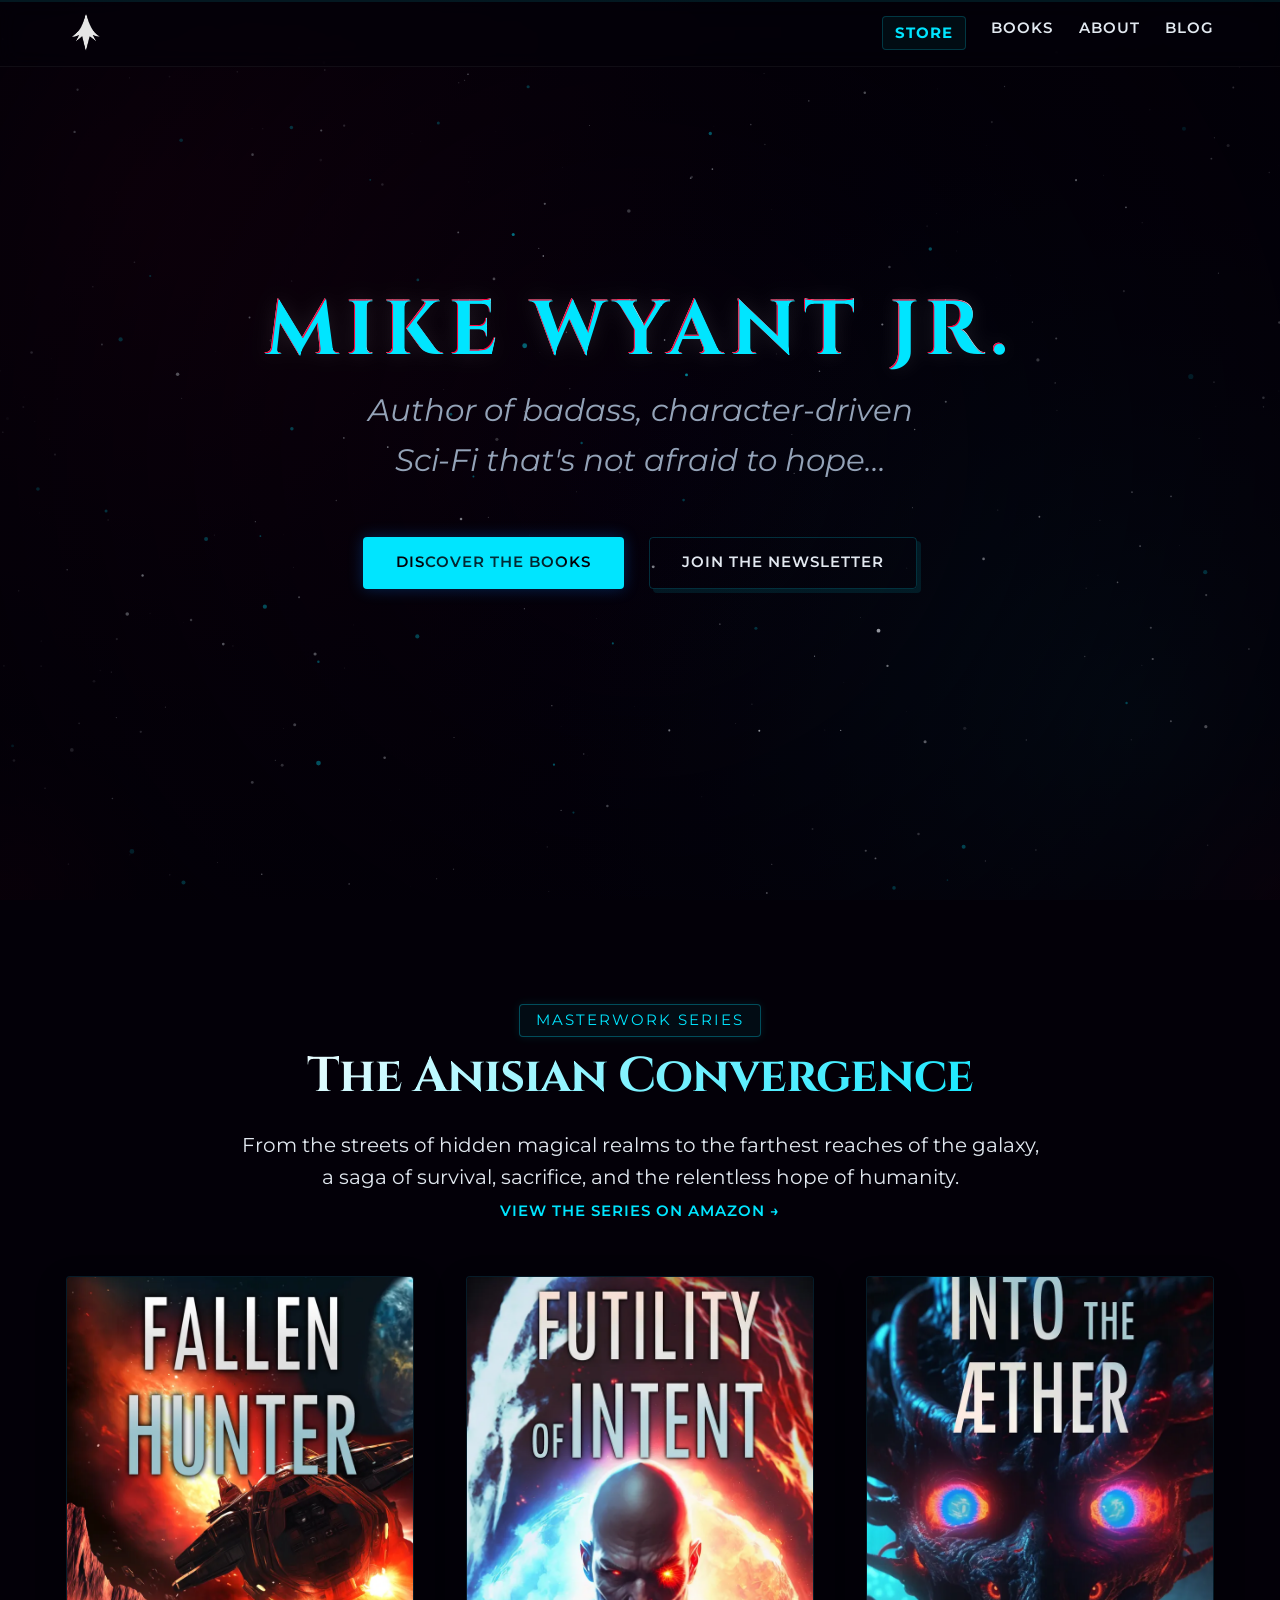
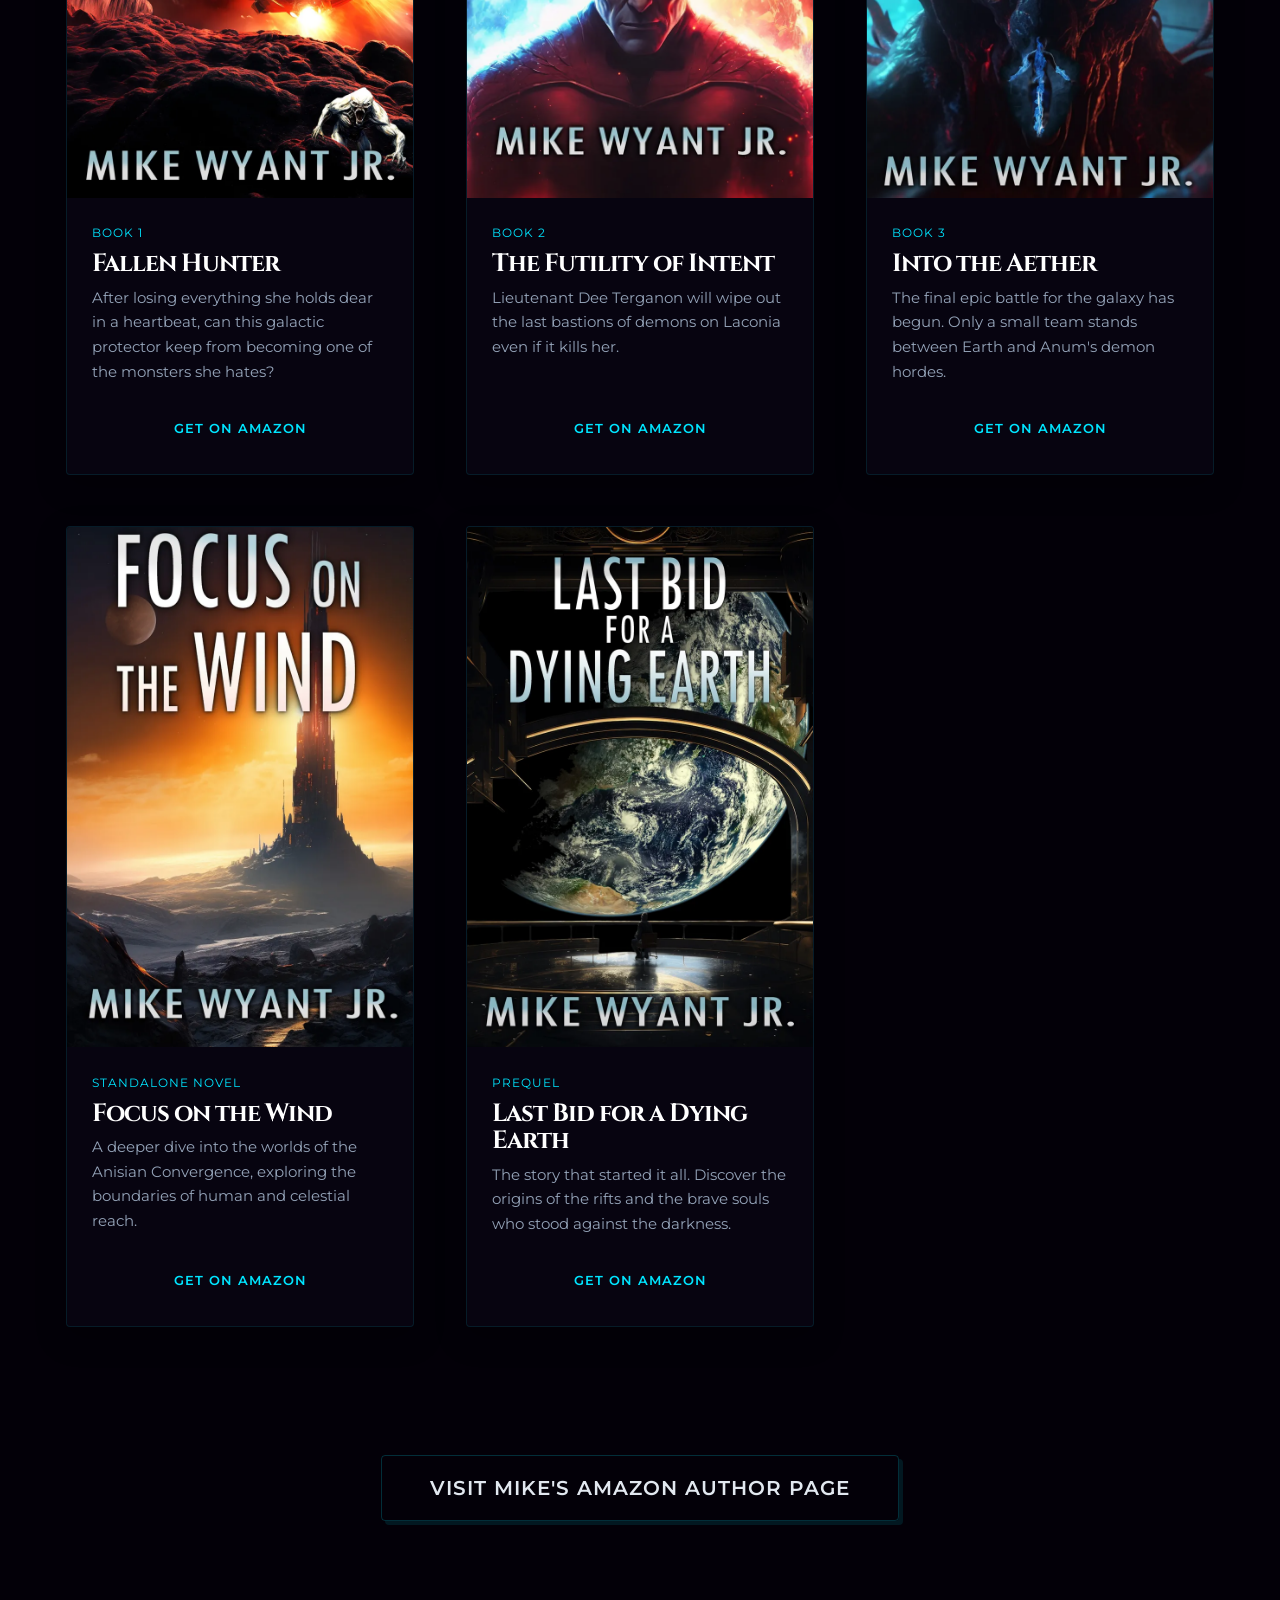
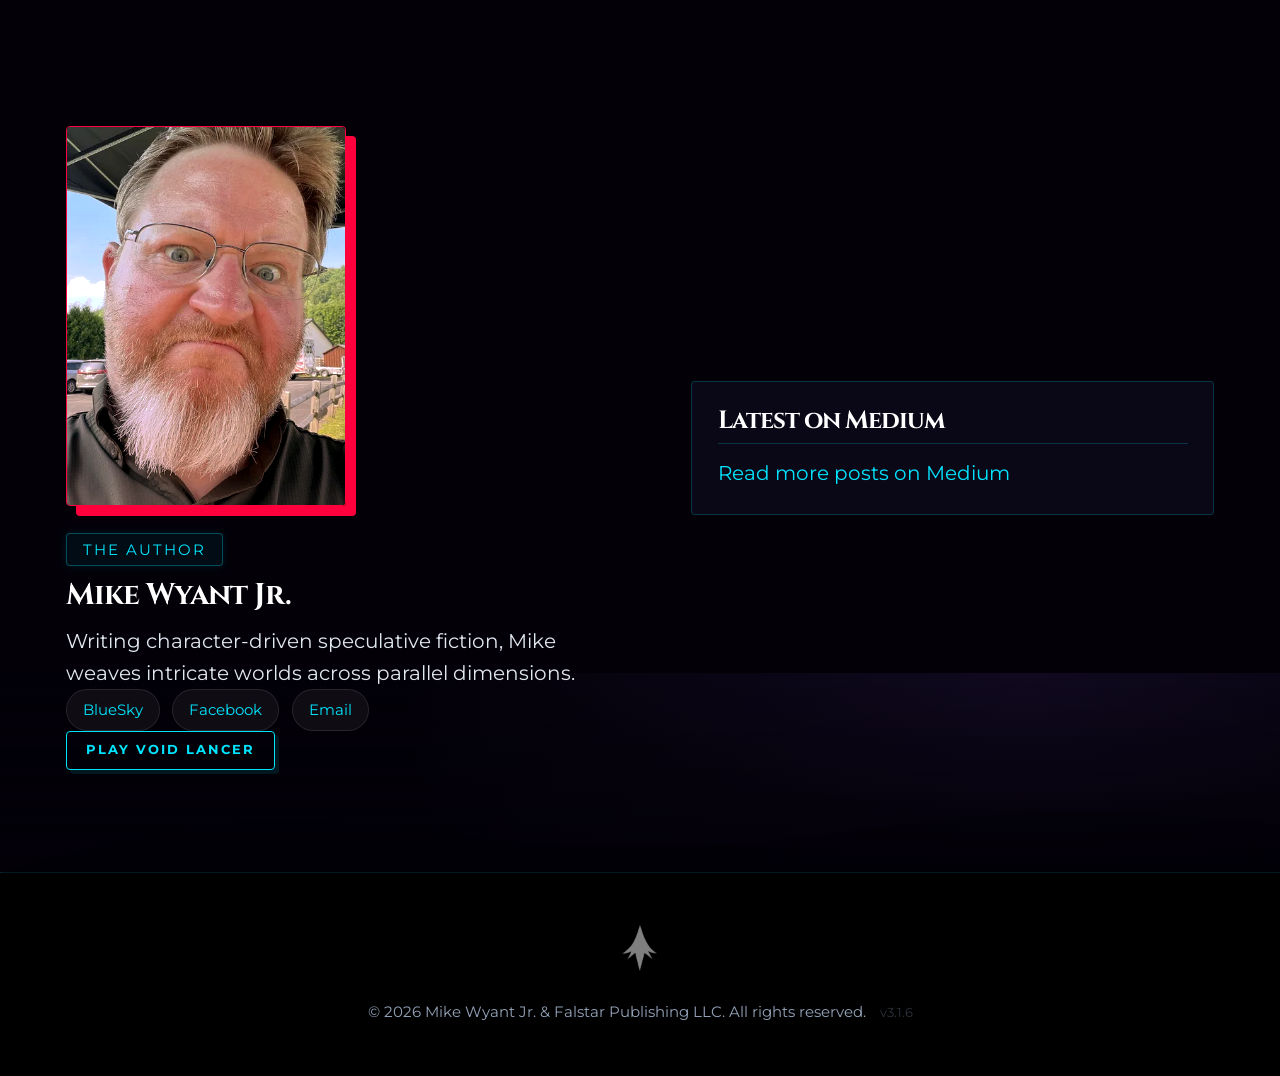
<file: public/index.html>
<!DOCTYPE html>
<html lang="en">
<head>
  <meta charset="utf-8">
  <title>Mike Wyant Jr. | Sci-Fi & Fantasy Author</title>
  <meta content="width=device-width, initial-scale=1" name="viewport">
  <meta name="description" content="Author of badass, character driven Sci-Fi that's not afraid to hope...">
  <meta property="og:title" content="Mike Wyant Jr. | Sci-Fi & Fantasy Author">
  <meta property="og:description" content="Author of badass, character driven Sci-Fi that's not afraid to hope...">
  <meta property="og:url" content="https://mikewyantjr.com/">
  <meta property="og:type" content="website">
  <meta name="twitter:card" content="summary_large_image">
  
  <style>
    :root{--clr-bg:#030008;--clr-text:#e2e8f0;--clr-cerulean:#00e5ff;--clr-crimson:#ff003c;--font-heading:'Cinzel',serif;--font-body:'Montserrat',sans-serif;--step-0:clamp(1rem,0.91rem + 0.43vw,1.25rem);--step-6:clamp(2.99rem,2.37rem + 3.10vw,4.77rem);--space-sm:clamp(0.5rem,0.4rem + 0.5vw,1rem);--transition:all 0.2s cubic-bezier(0.4,0,0.2,1)}body{margin:0;padding:0;font-family:var(--font-body);background-color:var(--clr-bg);color:var(--clr-text);overflow-x:hidden}#nebula-canvas{position:fixed;top:0;left:0;width:100vw;height:100vh;z-index:-2;background-color:var(--clr-bg)}.main-nav{position:fixed;top:0;left:0;width:100%;z-index:100;padding-block:var(--space-sm);backdrop-filter:blur(10px);-webkit-backdrop-filter:blur(10px);background:rgba(3,0,8,0.5);border-bottom:1px solid rgba(255,255,255,0.05)}.hero{min-height:100vh;display:flex;flex-direction:column;justify-content:center;align-items:center;text-align:center}.hero-title{font-size:var(--step-6);font-family:var(--font-heading);font-weight:700;color:#fff;background:linear-gradient(135deg,#fff 30%,var(--clr-cerulean) 70%,#fff 100%);background-size:200% auto;-webkit-background-clip:text;-webkit-text-fill-color:transparent;margin-bottom:var(--space-sm);position:relative;text-shadow:0.5px 0.5px 0px var(--clr-cerulean),-0.5px -0.5px 0px var(--clr-crimson)}.loading{background-color:var(--clr-bg)}
  </style>

  <link href="css/style.css" rel="stylesheet" type="text/css">
  <link href="css/modern.css" rel="stylesheet" type="text/css">
  
  <script type="application/ld+json">
    {
      "@context": "https://schema.org",
      "@type": "Person",
      "name": "Mike Wyant Jr.",
      "url": "https://mikewyantjr.com/",
      "jobTitle": "Author",
      "description": "Author of character-driven Sci-Fi and Fantasy.",
      "sameAs": [
        "https://bsky.app/profile/mikewyantjr.com",
        "https://www.facebook.com/mikewyantjr/",
        "https://medium.com/@mikewyantjr"
      ]
    }
  </script>
  
  <link href="images/favicon.png" rel="shortcut icon" type="image/x-icon">
  <link href="images/webclip.png" rel="apple-touch-icon">
</head>
<body class="loading">
  <!-- Dynamic Canvas Background -->
  <canvas id="nebula-canvas"></canvas>
  <div class="nebula-overlay"></div>

  <!-- Navigation -->
  <nav class="main-nav">
    <div class="nav-container">
      <a href="#" class="brand">
        <img src="images/logo.webp" alt="Falstar Publishing">
      </a>
      <div class="nav-links">
        <a href="https://store.falstarpublishing.com/" target="_blank" rel="noopener" style="color: var(--clr-cerulean); font-weight: 700; border: 1px solid rgba(0,229,255,0.2); padding: 4px 12px; border-radius: 4px; background: rgba(0,229,255,0.05);">Store</a>
        <a href="#books">Books</a>
        <a href="#about">About</a>
        <a href="https://blog.mikewyantjr.com/" target="_blank" rel="noopener">Blog</a>
      </div>
      <button class="mobile-menu-toggle" aria-label="Toggle Menu">
        <span></span>
        <span></span>
        <span></span>
      </button>
    </div>
  </nav>

  <!-- Hero Section -->
  <header class="hero section" id="home">
    <div class="container hero-content fade-up">
      <h1 class="hero-title">Mike Wyant Jr.</h1>
      <p class="hero-subtitle">Author of badass, character-driven Sci-Fi that's not afraid to hope...</p>
      <div class="hero-actions">
        <a href="#books" class="btn btn-primary">Discover the Books</a>
        <a href="https://falstarpublishing.us14.list-manage.com/subscribe?u=a5a8a22d482c0a16695a7c7e4&id=628b37cf06" target="_blank" rel="noopener" class="btn btn-outline">Join the Newsletter</a>
      </div>
    </div>
  </header>

  <!-- Books Section: The Anisian Convergence -->
  <section class="books section" id="books">
    <div class="container">
      <div class="section-header fade-up">
        <span class="eyebrow">Masterwork Series</span>
        <h2>The Anisian Convergence</h2>
        <p>From the streets of hidden magical realms to the farthest reaches of the galaxy, a saga of survival, sacrifice, and the relentless hope of humanity.</p>
        <a href="https://www.amazon.com/dp/B0C26JQG5M" target="_blank" rel="noopener" class="text-link">View the Series on Amazon &rarr;</a>
      </div>

      <div class="book-grid">
        <!-- Book 1 -->
        <div class="book-card fade-up">
          <div class="book-cover">
            <img src="images/covers/fh.webp" alt="Fallen Hunter Cover" loading="lazy">
          </div>
          <div class="book-info">
            <div class="book-meta">Book 1</div>
            <h3>Fallen Hunter</h3>
            <p>After losing everything she holds dear in a heartbeat, can this galactic protector keep from becoming one of the monsters she hates?</p>
            <a href="https://www.amazon.com/gp/product/B0BXTDH7K1" target="_blank" rel="noopener" class="btn btn-sm">Get on Amazon</a>
          </div>
        </div>

        <!-- Book 2 -->
        <div class="book-card fade-up" style="transition-delay: 100ms;">
          <div class="book-cover">
            <img src="images/covers/fi.webp" alt="The Futility of Intent Cover" loading="lazy">
          </div>
          <div class="book-info">
            <div class="book-meta">Book 2</div>
            <h3>The Futility of Intent</h3>
            <p>Lieutenant Dee Terganon will wipe out the last bastions of demons on Laconia even if it kills her.</p>
            <a href="https://www.amazon.com/gp/product/B0BY3KMGGW" target="_blank" rel="noopener" class="btn btn-sm">Get on Amazon</a>
          </div>
        </div>

        <!-- Book 3 -->
        <div class="book-card fade-up" style="transition-delay: 200ms;">
          <div class="book-cover">
            <img src="images/covers/ita.webp" alt="Into the Aether Cover" loading="lazy">
          </div>
          <div class="book-info">
            <div class="book-meta">Book 3</div>
            <h3>Into the Aether</h3>
            <p>The final epic battle for the galaxy has begun. Only a small team stands between Earth and Anum's demon hordes.</p>
            <a href="https://www.amazon.com/gp/product/B0C1THCDGD" target="_blank" rel="noopener" class="btn btn-sm">Get on Amazon</a>
          </div>
        </div>

        <!-- Standalone 1 -->
        <div class="book-card fade-up" style="transition-delay: 300ms;">
          <div class="book-cover">
            <img src="images/covers/fotw.webp" alt="Focus on the Wind Cover" loading="lazy">
          </div>
          <div class="book-info">
            <div class="book-meta">Standalone Novel</div>
            <h3>Focus on the Wind</h3>
            <p>A deeper dive into the worlds of the Anisian Convergence, exploring the boundaries of human and celestial reach.</p>
            <a href="https://www.amazon.com/gp/product/B0C7NBYMH8" target="_blank" rel="noopener" class="btn btn-sm">Get on Amazon</a>
          </div>
        </div>

        <!-- Prequel -->
        <div class="book-card fade-up" style="transition-delay: 400ms;">
          <div class="book-cover">
            <img src="images/covers/lastbid.webp" alt="Last Bid for a Dying Earth Cover" loading="lazy">
          </div>
          <div class="book-info">
            <div class="book-meta">Prequel</div>
            <h3>Last Bid for a Dying Earth</h3>
            <p>The story that started it all. Discover the origins of the rifts and the brave souls who stood against the darkness.</p>
            <a href="https://www.amazon.com/gp/product/B0CCSTTHJ8" target="_blank" rel="noopener" class="btn btn-sm">Get on Amazon</a>
          </div>
        </div>
      </div>
      
      <div class="author-central fade-up">
        <a href="https://www.amazon.com/stores/Mike-Wyant-Jr./author/B009UXPQLQ" target="_blank" rel="noopener" class="btn btn-outline btn-large">Visit Mike's Amazon Author Page</a>
      </div>
    </div>
  </section>

  <!-- Medium / Latest Section -->
  <section class="latest section" id="about">
    <div class="container">
      <div class="split-layout">
        <div class="split-content fade-up">
          <div class="author-portrait">
            <img src="images/author.webp" alt="Mike Wyant Jr." class="portrait-img">
          </div>
          <span class="eyebrow">The Author</span>
          <h2>Mike Wyant Jr.</h2>
          <p>Writing character-driven speculative fiction, Mike weaves intricate worlds across parallel dimensions.</p>
          <div class="social-links mt-4">
            <a href="https://bsky.app/profile/mikewyantjr.com" target="_blank" rel="noopener">BlueSky</a>
            <a href="https://www.facebook.com/mikewyantjr/" target="_blank" rel="noopener">Facebook</a>
            <a href="mailto:mike@falstarpublishing.com">Email</a>
          </div>
          <div class="game-cta mt-6 fade-up" style="transition-delay: 300ms;">
            <a href="/void-lancer" class="btn btn-sm btn-outline" style="border-color: var(--clr-cerulean); color: var(--clr-cerulean); text-transform: uppercase; letter-spacing: 2px; font-weight: 700;">
              Play Void Lancer
            </a>
          </div>
        </div>
        
        <div class="split-widget fade-up" style="transition-delay: 200ms;">
          <div class="widget-box">
            <div class="widget-header">
              <h3>Latest on Medium</h3>
            </div>
            <div id="medium-latest" class="widget-body">
              <!-- Injected by medium-latest.js -->
              <div class="spinner">Loading...</div>
            </div>
          </div>
        </div>
      </div>
    </div>
  </section>

  <!-- Footer -->
  <footer class="footer">
    <div class="container">
      <div class="footer-logo">
        <img src="images/logo.webp" alt="Falstar Publishing">
      </div>
      <p>&copy; <script>document.write(new Date().getFullYear())</script> Mike Wyant Jr. & Falstar Publishing LLC. All rights reserved. <span class="site-version" style="opacity: 0.3; font-size: 0.8rem; margin-left: 10px;">v3.1.6</span></p>
    </div>
  </footer>

  <script src="js/bundle.js"></script>
</body>
</html>
</file>
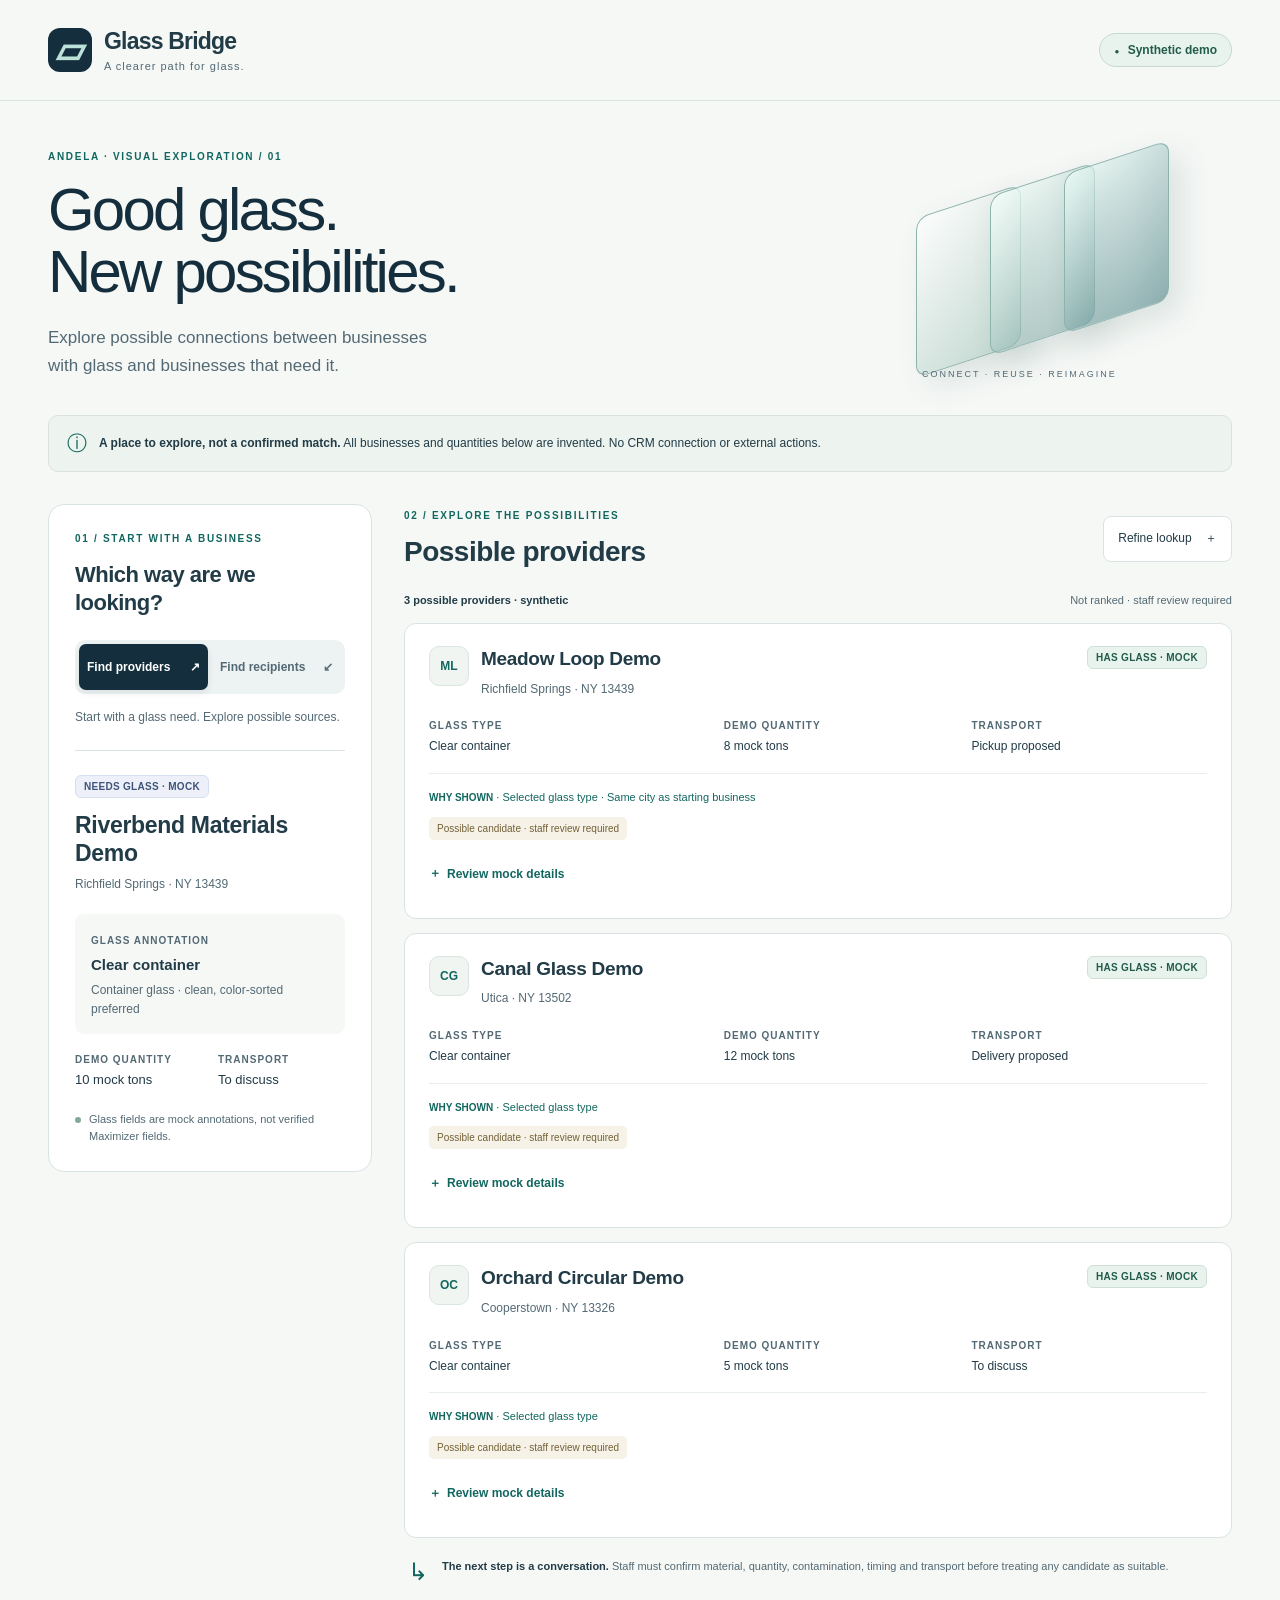
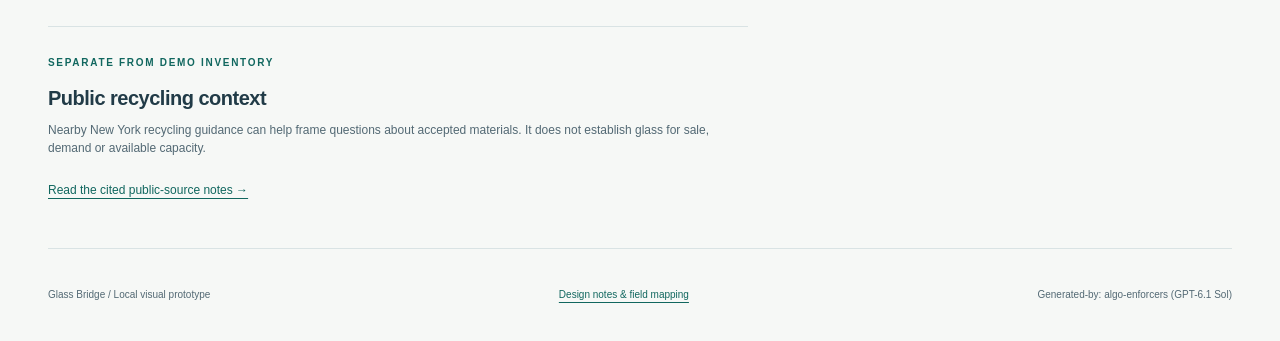
<file: public/glass-bridge/index.html>
<!doctype html>
<html lang="en">
<head>
  <meta charset="utf-8">
  <meta name="viewport" content="width=device-width, initial-scale=1">
  <meta name="color-scheme" content="light">
  <title>Glass Bridge · Synthetic lookup prototype</title>
  <link rel="icon" href="data:,">
  <link rel="stylesheet" href="styles.css">
  <script src="app.js" defer></script>
</head>
<body>
  <a class="skip" href="#lookup">Skip to lookup</a>
  <header class="site-header">
    <div class="brand"><span class="brand-icon" aria-hidden="true">▱</span><div>Glass Bridge<span class="brand-caption">A clearer path for glass.</span></div></div>
    <span class="demo-tag"><span aria-hidden="true">●</span> Synthetic demo</span>
  </header>
  <main id="lookup">
    <section class="intro" aria-labelledby="page-title">
      <div><p class="eyebrow">ANDELA · VISUAL EXPLORATION / 01</p><h1 id="page-title">Good glass.<br>New possibilities.</h1><p class="lede">Explore possible connections between businesses<br class="desktop-break"> with glass and businesses that need it.</p></div>
      <div class="bridge-art" aria-hidden="true"><div class="pane pane-one"></div><div class="pane pane-two"></div><div class="pane pane-three"></div><span>CONNECT · REUSE · REIMAGINE</span></div>
    </section>
    <div class="notice"><span aria-hidden="true">ⓘ</span><p><strong>A place to explore, not a confirmed match.</strong> All businesses and quantities below are invented. No CRM connection or external actions.</p></div>
    <section class="workspace" aria-label="Glass lookup">
      <aside class="lookup-panel">
        <p class="eyebrow">01 / START WITH A BUSINESS</p>
        <h2>Which way are we looking?</h2>
        <div class="direction" aria-label="Lookup direction" role="group">
          <button id="providers" type="button" aria-pressed="true">Find providers <span aria-hidden="true">↗</span></button>
          <button id="recipients" type="button" aria-pressed="false">Find recipients <span aria-hidden="true">↙</span></button>
        </div>
        <p id="direction-hint" class="hint">Start with a glass need. Explore possible sources.</p>
        <div class="source-card" id="source-card"></div>
        <div class="scope-note"><span class="tiny-dot" aria-hidden="true"></span><p>Glass fields are mock annotations, not verified Maximizer fields.</p></div>
      </aside>
      <section class="results-panel" aria-labelledby="results-heading">
        <div class="results-heading"><div><p class="eyebrow">02 / EXPLORE THE POSSIBILITIES</p><h2 id="results-heading">Possible providers</h2></div><button class="filter-toggle" type="button" id="filter-toggle" aria-expanded="false" aria-controls="filters">Refine lookup <span aria-hidden="true">＋</span></button></div>
        <form id="filters" hidden aria-label="Refine synthetic candidates">
          <div class="filter-grid">
            <label for="query">Business or ZIP<input id="query" aria-label="Business or ZIP" type="search" placeholder="e.g. Demo or 13439" autocomplete="off"></label>
            <label for="material">Glass type<select id="material" aria-label="Glass type"><option value="Clear container">Clear container</option><option value="Amber container">Amber container</option><option value="Flat glass">Flat glass</option><option value="">Any glass type</option></select></label>
            <label for="city">City<select id="city" aria-label="City"><option value="">Any demo city</option><option>Richfield Springs</option><option>Utica</option><option>Cooperstown</option><option>Rome</option></select></label>
            <label for="transport">Transport annotation<select id="transport" aria-label="Transport annotation"><option value="">Any arrangement</option><option>Pickup proposed</option><option>Delivery proposed</option><option>To discuss</option></select></label>
          </div>
          <div class="filter-footer"><p>Exact fixture filters only. No radius or suitability calculation.</p><button class="text-button" id="reset" type="button">Reset filters</button></div>
        </form>
        <div class="results-meta"><p id="result-count" role="status" aria-live="polite" aria-atomic="true"></p><span>Not ranked · staff review required</span></div>
        <div id="results"></div>
        <div class="review-note"><span aria-hidden="true">↳</span><p><strong>The next step is a conversation.</strong> Staff must confirm material, quantity, contamination, timing and transport before treating any candidate as suitable.</p></div>
      </section>
    </section>
    <section class="reference-note"><p class="eyebrow">SEPARATE FROM DEMO INVENTORY</p><h2>Public recycling context</h2><p>Nearby New York recycling guidance can help frame questions about accepted materials. It does not establish glass for sale, demand or available capacity.</p><a href="public-data-notes.md">Read the cited public-source notes →</a></section>
  </main>
  <footer><span>Glass Bridge / Local visual prototype</span><a href="README.md">Design notes & field mapping</a><span>Generated-by: algo-enforcers (GPT-6.1 Sol)</span></footer>
  <noscript><p class="notice">Enable JavaScript to explore the synthetic lookup. No data is sent externally.</p></noscript>
</body>
</html>
</file>
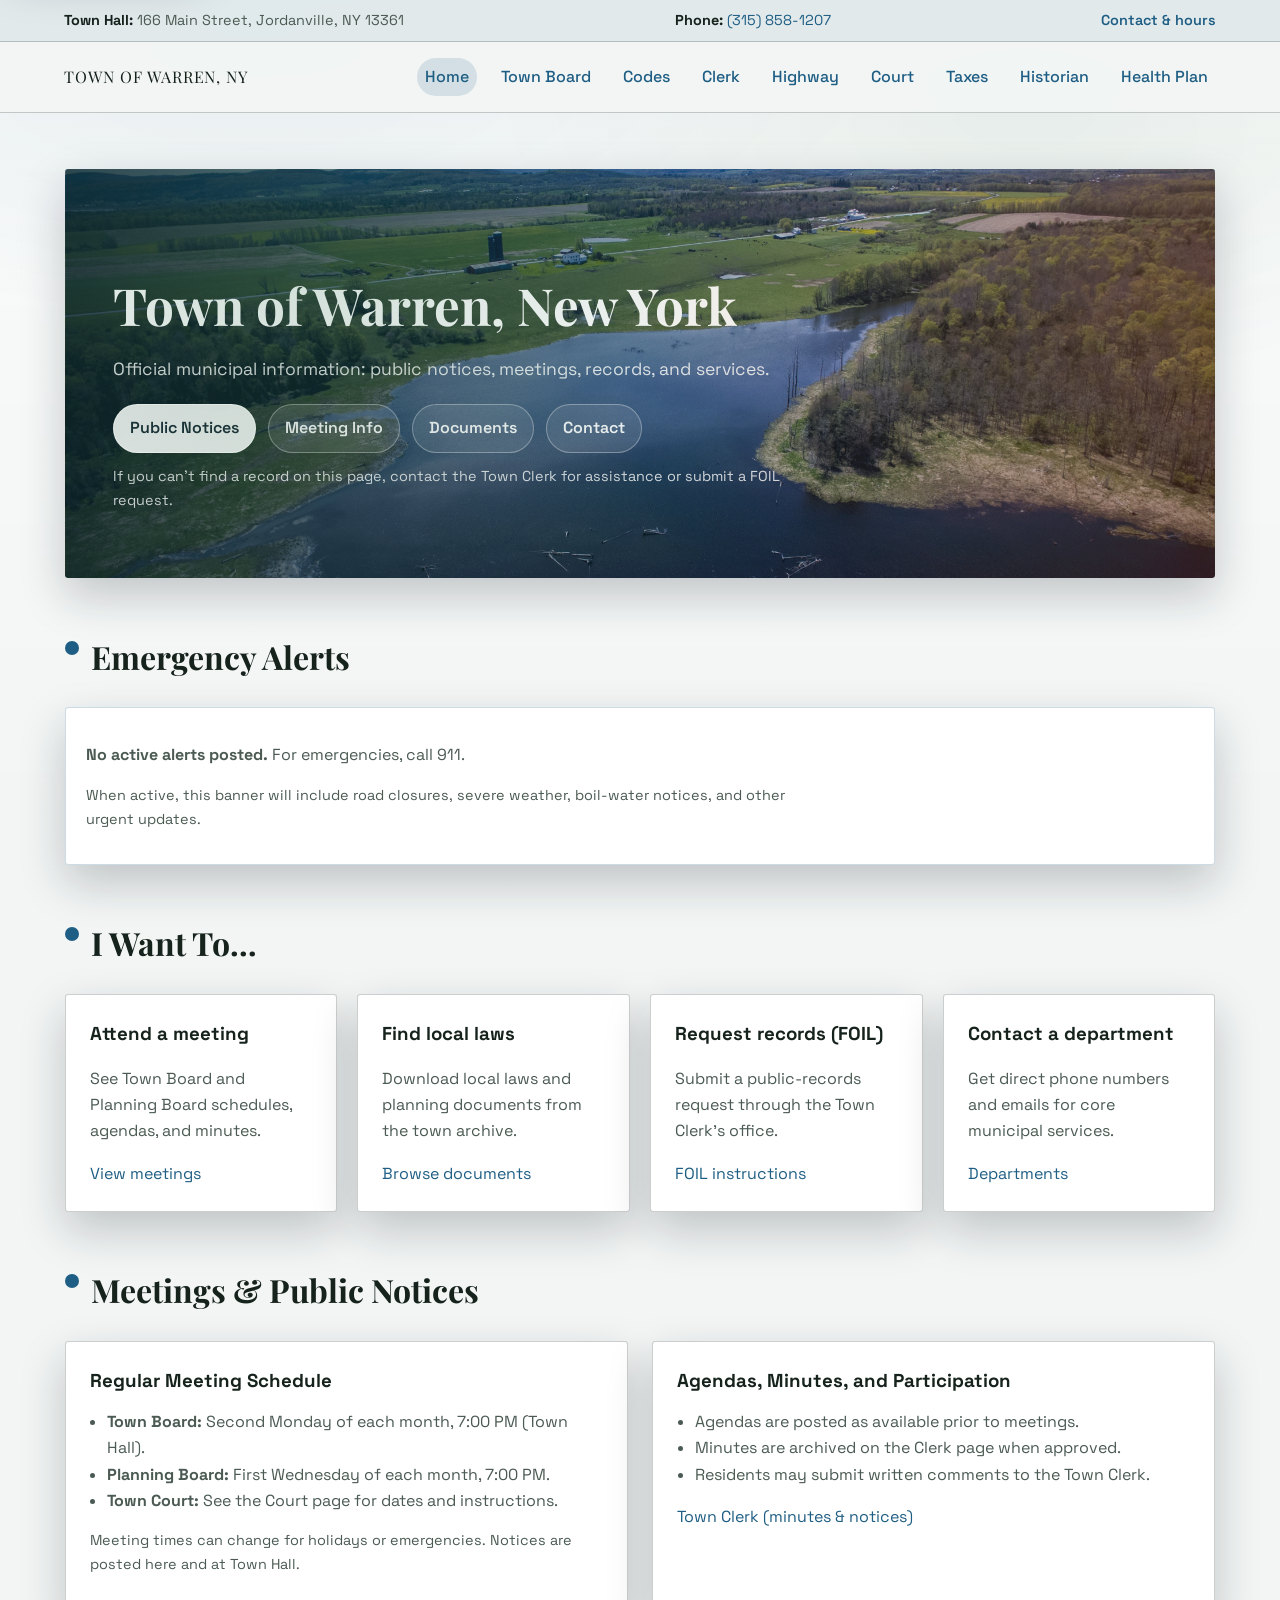
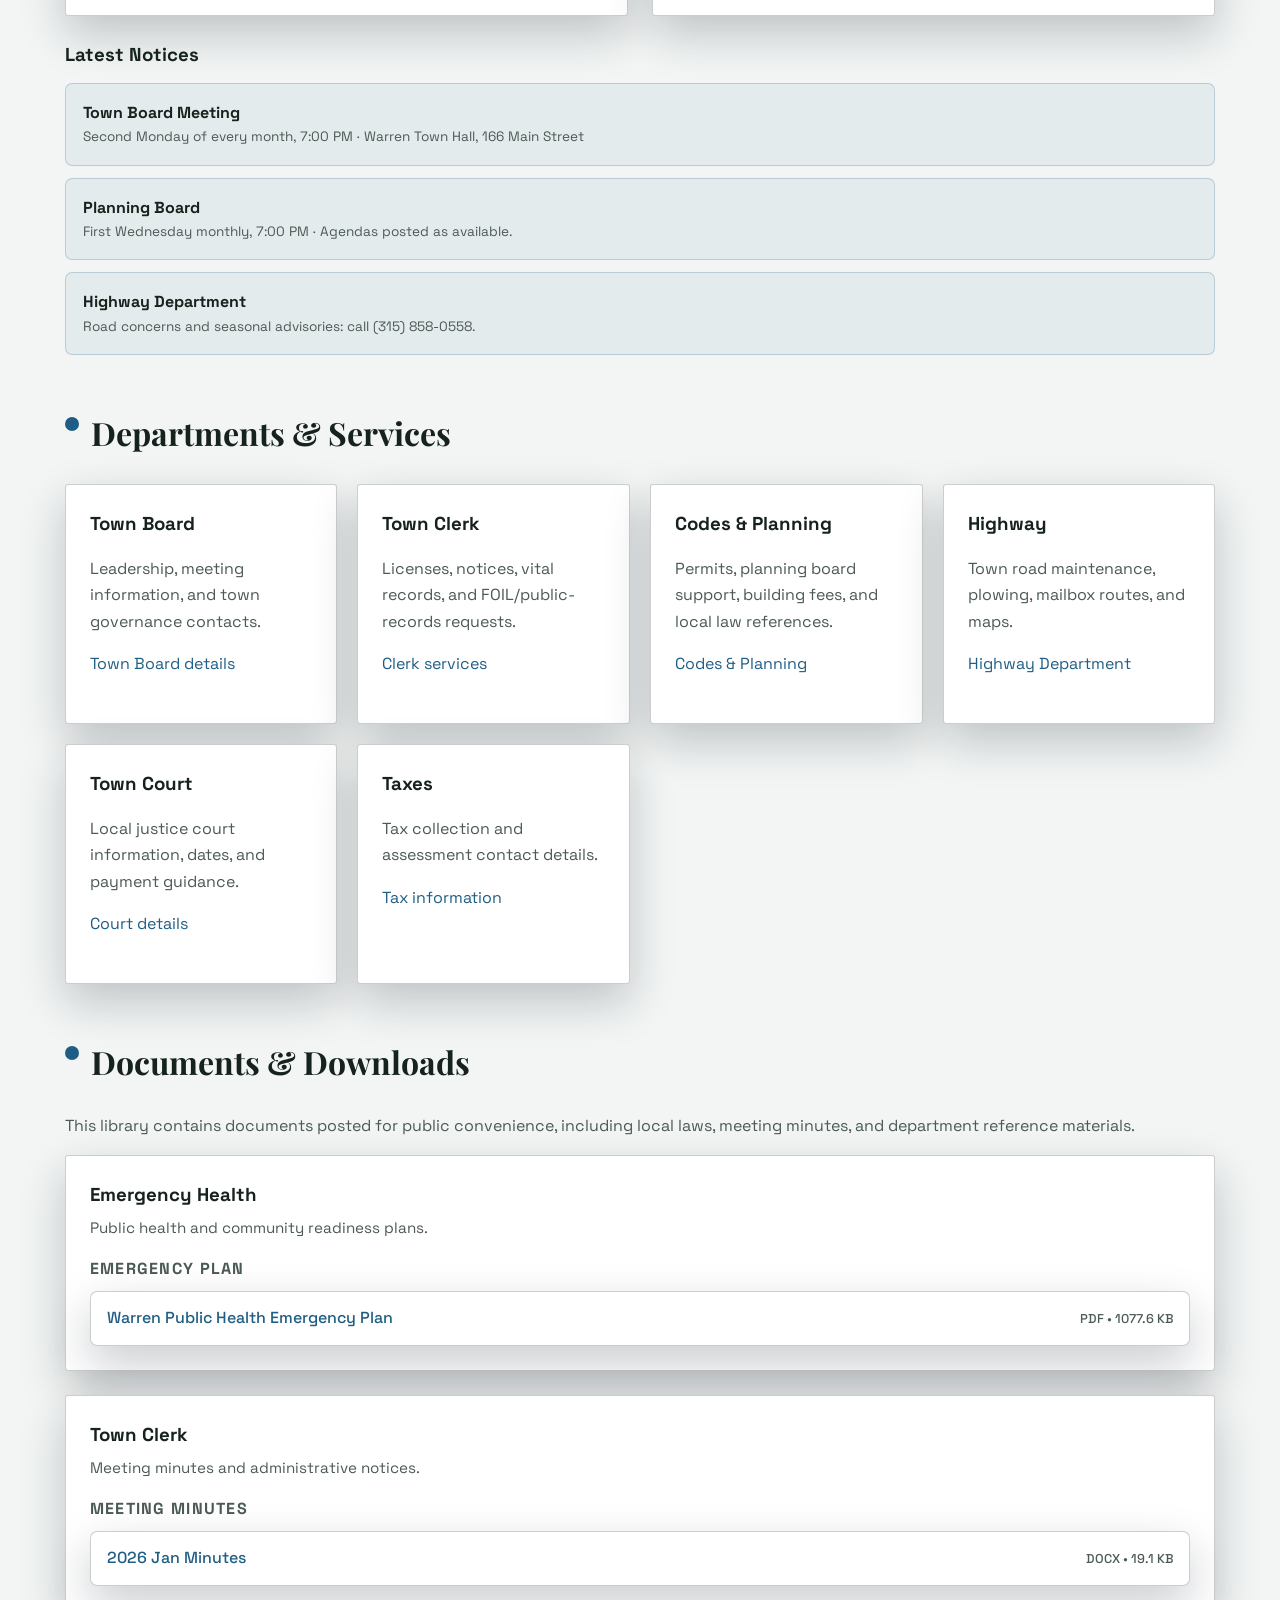
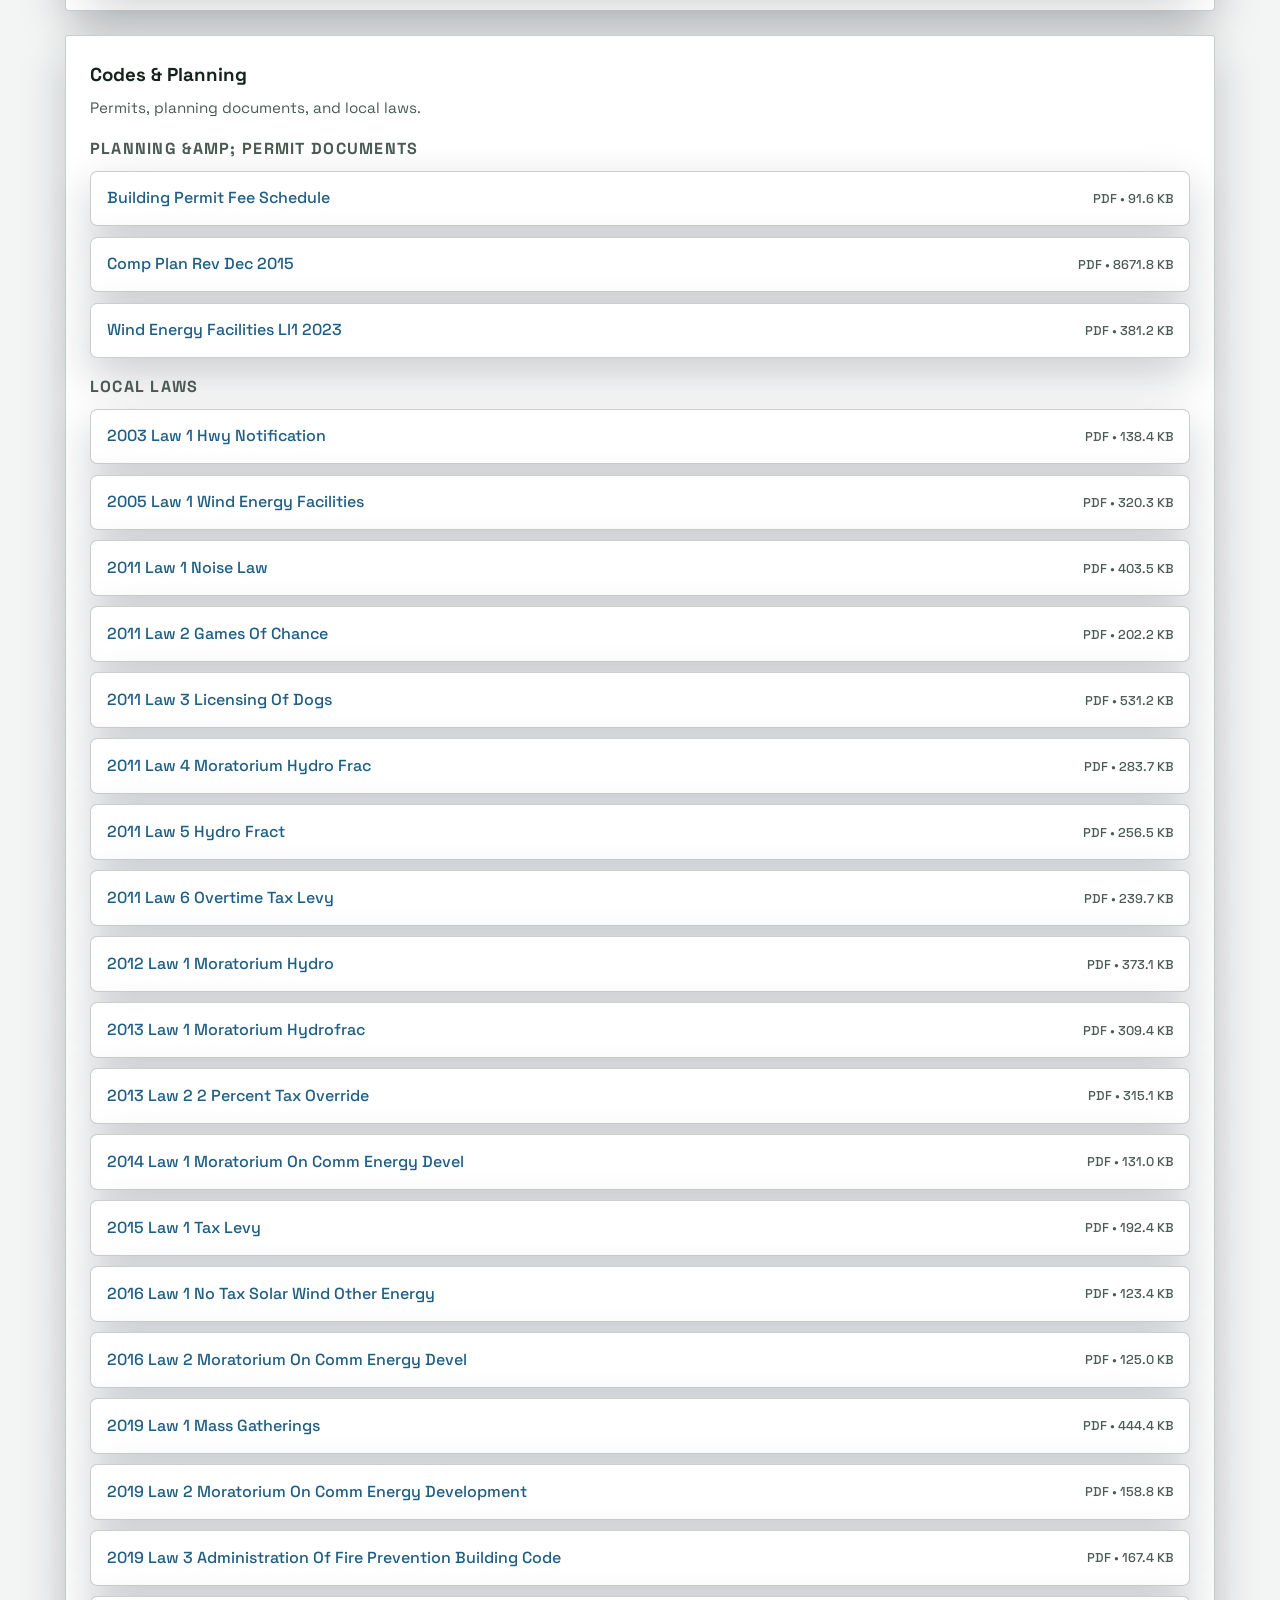
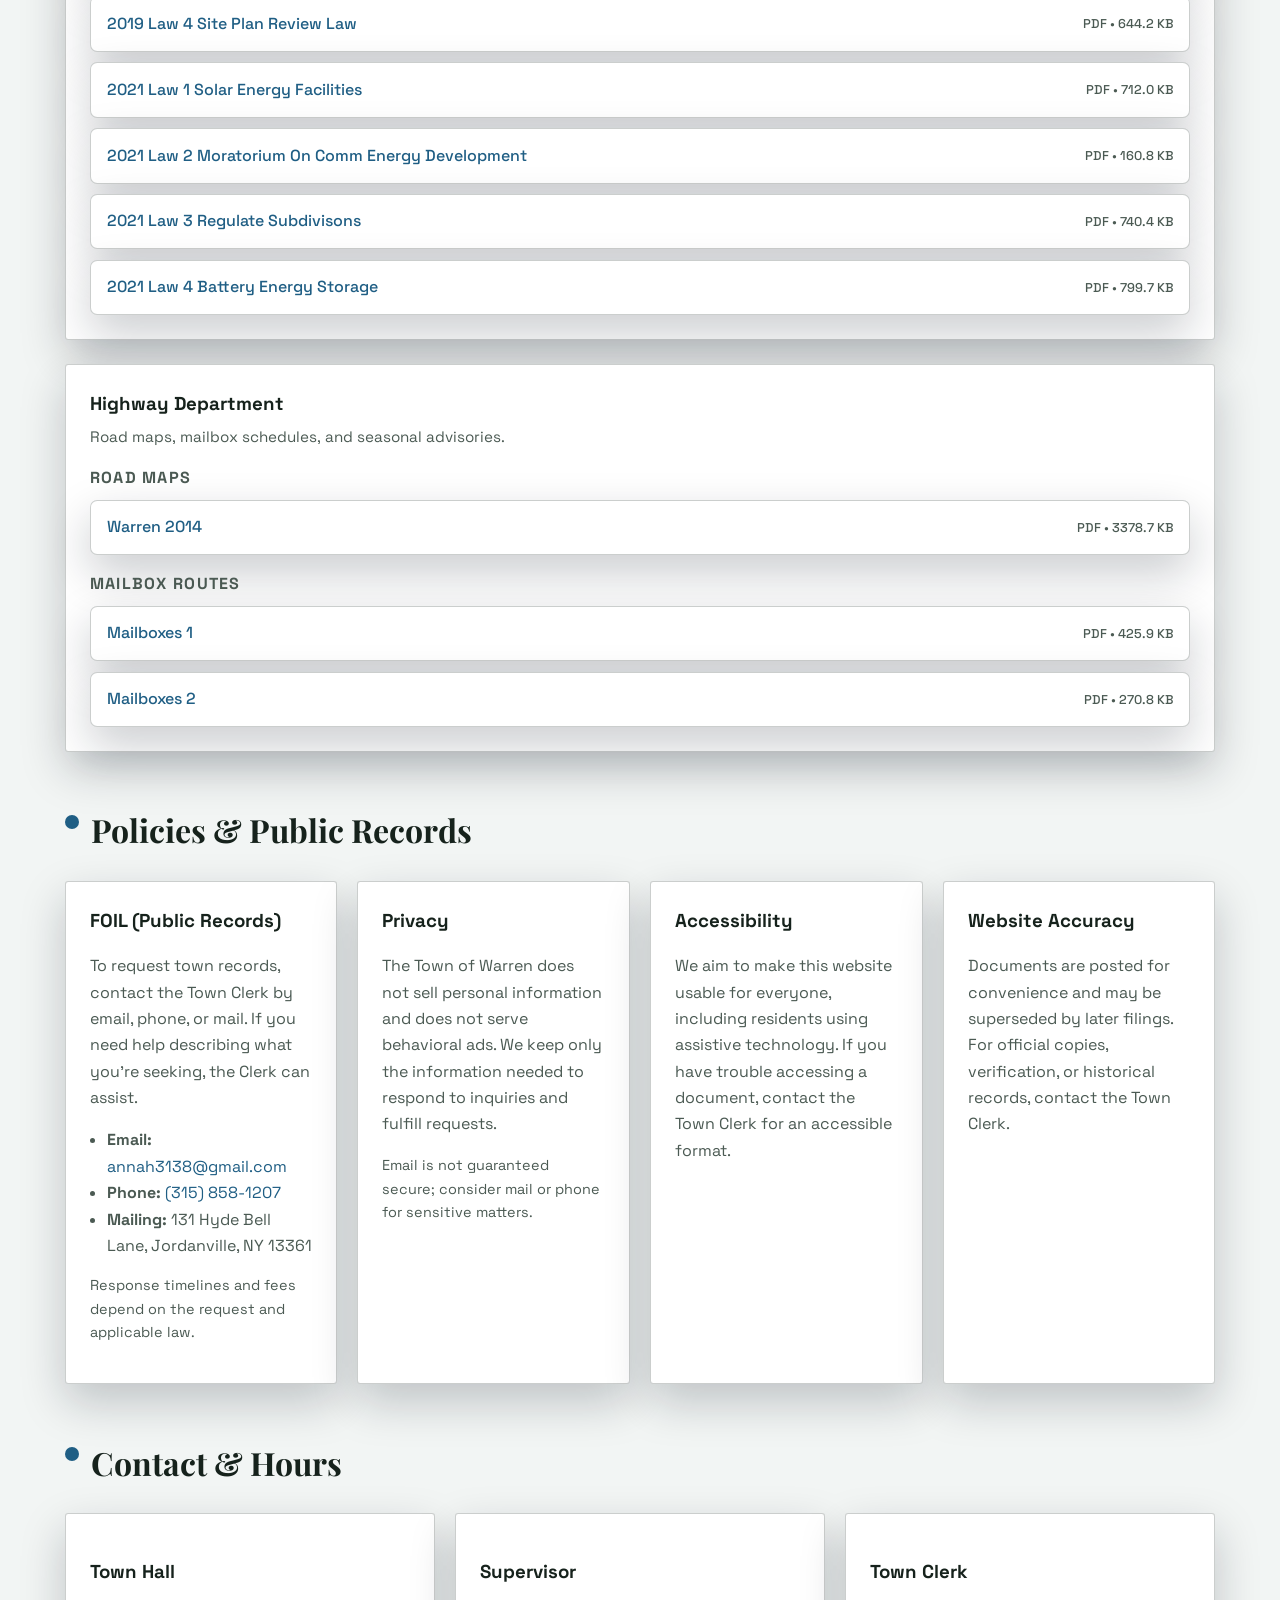
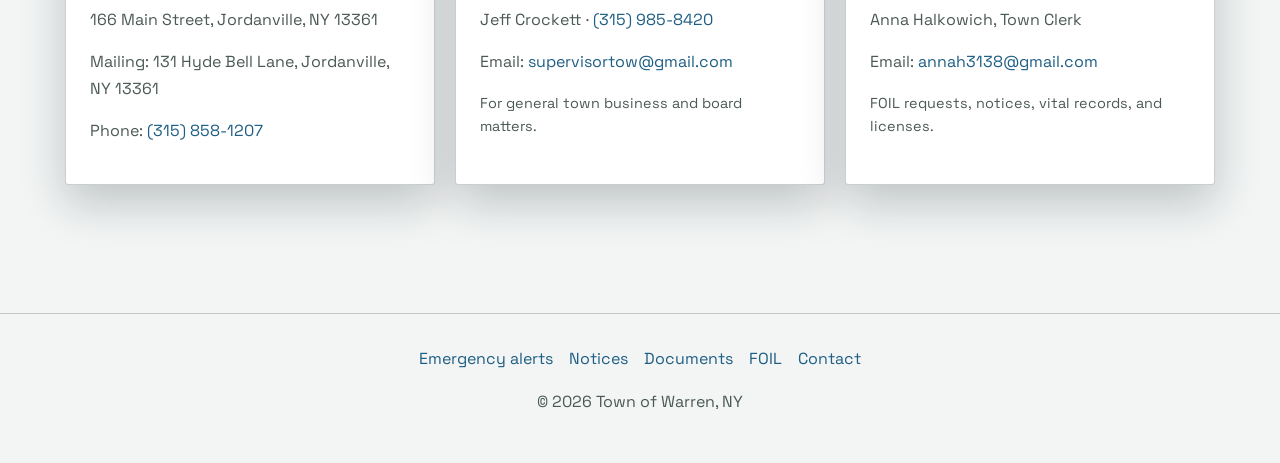
<file: public/tow/index.html>
<!DOCTYPE html>
<html lang="en">
<head>
  <meta charset="UTF-8">
  <meta name="viewport" content="width=device-width,initial-scale=1">
  <title>Town of Warren, NY — Official Information</title>
  <meta name="description" content="Official Town of Warren, NY website: public notices, meeting information, documents, and department contacts.">

  <link rel="stylesheet" href="assets/css/style.css">
  <link rel="stylesheet" href="assets/css/index-v2.css">
  <link rel="stylesheet" href="assets/css/theme-overrides.css">

  <script src="assets/js/theme-apply.js" defer></script>
</head>
<body>
  <a class="skip-link" href="#main">Skip to main content</a>

  <header>
    <div class="utility-bar" role="region" aria-label="Town contact">
      <div class="utility-inner">
        <span><strong>Town Hall:</strong> 166 Main Street, Jordanville, NY 13361</span>
        <span><strong>Phone:</strong> <a href="tel:+13158581207">(315) 858-1207</a></span>
        <a class="utility-link" href="#contact">Contact &amp; hours</a>
      </div>
    </div>

    <div class="header-inner">
      <div class="brand">Town of Warren, NY</div>
      <button class="menu-toggle" type="button" aria-controls="primary-nav" aria-expanded="false">Menu</button>
      <nav id="primary-nav" aria-label="Primary">
        <div class="nav-links">
          <a href="index.html">Home</a>
          <a href="town-board.html">Town Board</a>
          <a href="codes.html">Codes</a>
          <a href="clerk.html">Clerk</a>
          <a href="highway-dept.html">Highway</a>
          <a href="court.html">Court</a>
          <a href="taxes.html">Taxes</a>
          <a href="historian.html">Historian</a>
          <a href="emergency-health-plan.html">Health Plan</a>
        </div>
      </nav>
    </div>
  </header>

  <main id="main">
    <section class="hero hero--v2" aria-labelledby="page-title">
      <h1 id="page-title">Town of Warren, New York</h1>
      <p class="hero-subtitle">Official municipal information: public notices, meetings, records, and services.</p>

      <div class="hero-actions" aria-label="Quick links">
        <a class="button primary" href="#notices">Public Notices</a>
        <a class="button" href="#meetings">Meeting Info</a>
        <a class="button" href="#documents">Documents</a>
        <a class="button" href="#contact">Contact</a>
      </div>

      <p class="small-note">If you can’t find a record on this page, contact the Town Clerk for assistance or submit a FOIL request.</p>
    </section>

    <section class="alert-banner" id="alerts" aria-label="Emergency alerts">
      <div class="section-lead">
        <div class="dot"></div>
        <h2>Emergency Alerts</h2>
      </div>
      <div class="alert-banner__body" role="status" aria-live="polite">
        <p><strong>No active alerts posted.</strong> For emergencies, call 911.</p>
        <p class="small-note">When active, this banner will include road closures, severe weather, boil-water notices, and other urgent updates.</p>
      </div>
    </section>

    <section id="quick" aria-labelledby="quick-title">
      <div class="section-lead">
        <div class="dot"></div>
        <h2 id="quick-title">I Want To…</h2>
      </div>
      <div class="cards cards--compact">
        <article class="card card--compact">
          <h3>Attend a meeting</h3>
          <p>See Town Board and Planning Board schedules, agendas, and minutes.</p>
          <a href="#meetings">View meetings</a>
        </article>
        <article class="card card--compact">
          <h3>Find local laws</h3>
          <p>Download local laws and planning documents from the town archive.</p>
          <a href="#documents">Browse documents</a>
        </article>
        <article class="card card--compact">
          <h3>Request records (FOIL)</h3>
          <p>Submit a public-records request through the Town Clerk’s office.</p>
          <a href="#foil">FOIL instructions</a>
        </article>
        <article class="card card--compact">
          <h3>Contact a department</h3>
          <p>Get direct phone numbers and emails for core municipal services.</p>
          <a href="#departments">Departments</a>
        </article>
      </div>
    </section>

    <section id="meetings" aria-labelledby="meetings-title">
      <div class="section-lead">
        <div class="dot"></div>
        <h2 id="meetings-title">Meetings &amp; Public Notices</h2>
      </div>

      <div class="grid grid--2">
        <article class="card">
          <h3>Regular Meeting Schedule</h3>
          <ul class="plain-list">
            <li><strong>Town Board:</strong> Second Monday of each month, 7:00 PM (Town Hall).</li>
            <li><strong>Planning Board:</strong> First Wednesday of each month, 7:00 PM.</li>
            <li><strong>Town Court:</strong> See the Court page for dates and instructions.</li>
          </ul>
          <p class="small-note">Meeting times can change for holidays or emergencies. Notices are posted here and at Town Hall.</p>
        </article>

        <article class="card">
          <h3>Agendas, Minutes, and Participation</h3>
          <ul class="plain-list">
            <li>Agendas are posted as available prior to meetings.</li>
            <li>Minutes are archived on the Clerk page when approved.</li>
            <li>Residents may submit written comments to the Town Clerk.</li>
          </ul>
          <p><a href="clerk.html">Town Clerk (minutes &amp; notices)</a></p>
        </article>
      </div>

      <h3 id="notices" class="section-subtitle">Latest Notices</h3>
      <ul class="notice-list" aria-label="Latest public notices">
        <li class="notice">
          <strong>Town Board Meeting</strong>
          <span>Second Monday of every month, 7:00 PM · Warren Town Hall, 166 Main Street</span>
        </li>
        <li class="notice">
          <strong>Planning Board</strong>
          <span>First Wednesday monthly, 7:00 PM · Agendas posted as available.</span>
        </li>
        <li class="notice">
          <strong>Highway Department</strong>
          <span>Road concerns and seasonal advisories: call (315) 858-0558.</span>
        </li>
      </ul>
    </section>

    <section id="departments" aria-labelledby="dept-title">
      <div class="section-lead">
        <div class="dot"></div>
        <h2 id="dept-title">Departments &amp; Services</h2>
      </div>
      <div class="cards">
        <article class="card">
          <h3>Town Board</h3>
          <p>Leadership, meeting information, and town governance contacts.</p>
          <a href="town-board.html">Town Board details</a>
        </article>
        <article class="card">
          <h3>Town Clerk</h3>
          <p>Licenses, notices, vital records, and FOIL/public-records requests.</p>
          <a href="clerk.html">Clerk services</a>
        </article>
        <article class="card">
          <h3>Codes &amp; Planning</h3>
          <p>Permits, planning board support, building fees, and local law references.</p>
          <a href="codes.html">Codes &amp; Planning</a>
        </article>
        <article class="card">
          <h3>Highway</h3>
          <p>Town road maintenance, plowing, mailbox routes, and maps.</p>
          <a href="highway-dept.html">Highway Department</a>
        </article>
        <article class="card">
          <h3>Town Court</h3>
          <p>Local justice court information, dates, and payment guidance.</p>
          <a href="court.html">Court details</a>
        </article>
        <article class="card">
          <h3>Taxes</h3>
          <p>Tax collection and assessment contact details.</p>
          <a href="taxes.html">Tax information</a>
        </article>
      </div>
    </section>

    <section id="documents" aria-labelledby="docs-title">
      <div class="section-lead">
        <div class="dot"></div>
        <h2 id="docs-title">Documents &amp; Downloads</h2>
      </div>
      <p>This library contains documents posted for public convenience, including local laws, meeting minutes, and department reference materials.</p>
      <div id="docs-section" class="docs-grid" aria-live="polite"></div>
    </section>

    <section id="policies" aria-labelledby="policies-title">
      <div class="section-lead">
        <div class="dot"></div>
        <h2 id="policies-title">Policies &amp; Public Records</h2>
      </div>

      <div class="cards cards--compact">
        <article class="card card--compact" id="foil">
          <h3>FOIL (Public Records)</h3>
          <p>To request town records, contact the Town Clerk by email, phone, or mail. If you need help describing what you’re seeking, the Clerk can assist.</p>
          <ul class="plain-list">
            <li><strong>Email:</strong> <a href="mailto:annah3138@gmail.com">annah3138@gmail.com</a></li>
            <li><strong>Phone:</strong> <a href="tel:+13158581207">(315) 858-1207</a></li>
            <li><strong>Mailing:</strong> 131 Hyde Bell Lane, Jordanville, NY 13361</li>
          </ul>
          <p class="small-note">Response timelines and fees depend on the request and applicable law.</p>
        </article>

        <article class="card card--compact">
          <h3>Privacy</h3>
          <p>The Town of Warren does not sell personal information and does not serve behavioral ads. We keep only the information needed to respond to inquiries and fulfill requests.</p>
          <p class="small-note">Email is not guaranteed secure; consider mail or phone for sensitive matters.</p>
        </article>

        <article class="card card--compact">
          <h3>Accessibility</h3>
          <p>We aim to make this website usable for everyone, including residents using assistive technology. If you have trouble accessing a document, contact the Town Clerk for an accessible format.</p>
        </article>

        <article class="card card--compact">
          <h3>Website Accuracy</h3>
          <p>Documents are posted for convenience and may be superseded by later filings. For official copies, verification, or historical records, contact the Town Clerk.</p>
        </article>
      </div>
    </section>

    <section id="contact" aria-labelledby="contact-title">
      <div class="section-lead">
        <div class="dot"></div>
        <h2 id="contact-title">Contact &amp; Hours</h2>
      </div>

      <div class="contact-grid">
        <article class="contact-card">
          <h3>Town Hall</h3>
          <p>166 Main Street, Jordanville, NY 13361</p>
          <p>Mailing: 131 Hyde Bell Lane, Jordanville, NY 13361</p>
          <p>Phone: <a href="tel:+13158581207">(315) 858-1207</a></p>
        </article>
        <article class="contact-card">
          <h3>Supervisor</h3>
          <p>Jeff Crockett · <a href="tel:+13159858420">(315) 985-8420</a></p>
          <p>Email: <a href="mailto:supervisortow@gmail.com">supervisortow@gmail.com</a></p>
          <p class="small-note">For general town business and board matters.</p>
        </article>
        <article class="contact-card">
          <h3>Town Clerk</h3>
          <p>Anna Halkowich, Town Clerk</p>
          <p>Email: <a href="mailto:annah3138@gmail.com">annah3138@gmail.com</a></p>
          <p class="small-note">FOIL requests, notices, vital records, and licenses.</p>
        </article>
      </div>
    </section>
  </main>

  <footer class="footer">
    <div class="links" aria-label="Footer links">
      <a href="#alerts">Emergency alerts</a>
      <a href="#notices">Notices</a>
      <a href="#documents">Documents</a>
      <a href="#foil">FOIL</a>
      <a href="#contact">Contact</a>
    </div>
    <p>© 2026 Town of Warren, NY</p>
  </footer>

  <script src="assets/js/documents-data.js"></script>
  <script src="assets/js/docs-renderer.js"></script>
  <script src="assets/js/main.js"></script>
  <script src="assets/js/header-menu.js" defer></script>
</body>
</html>
</file>
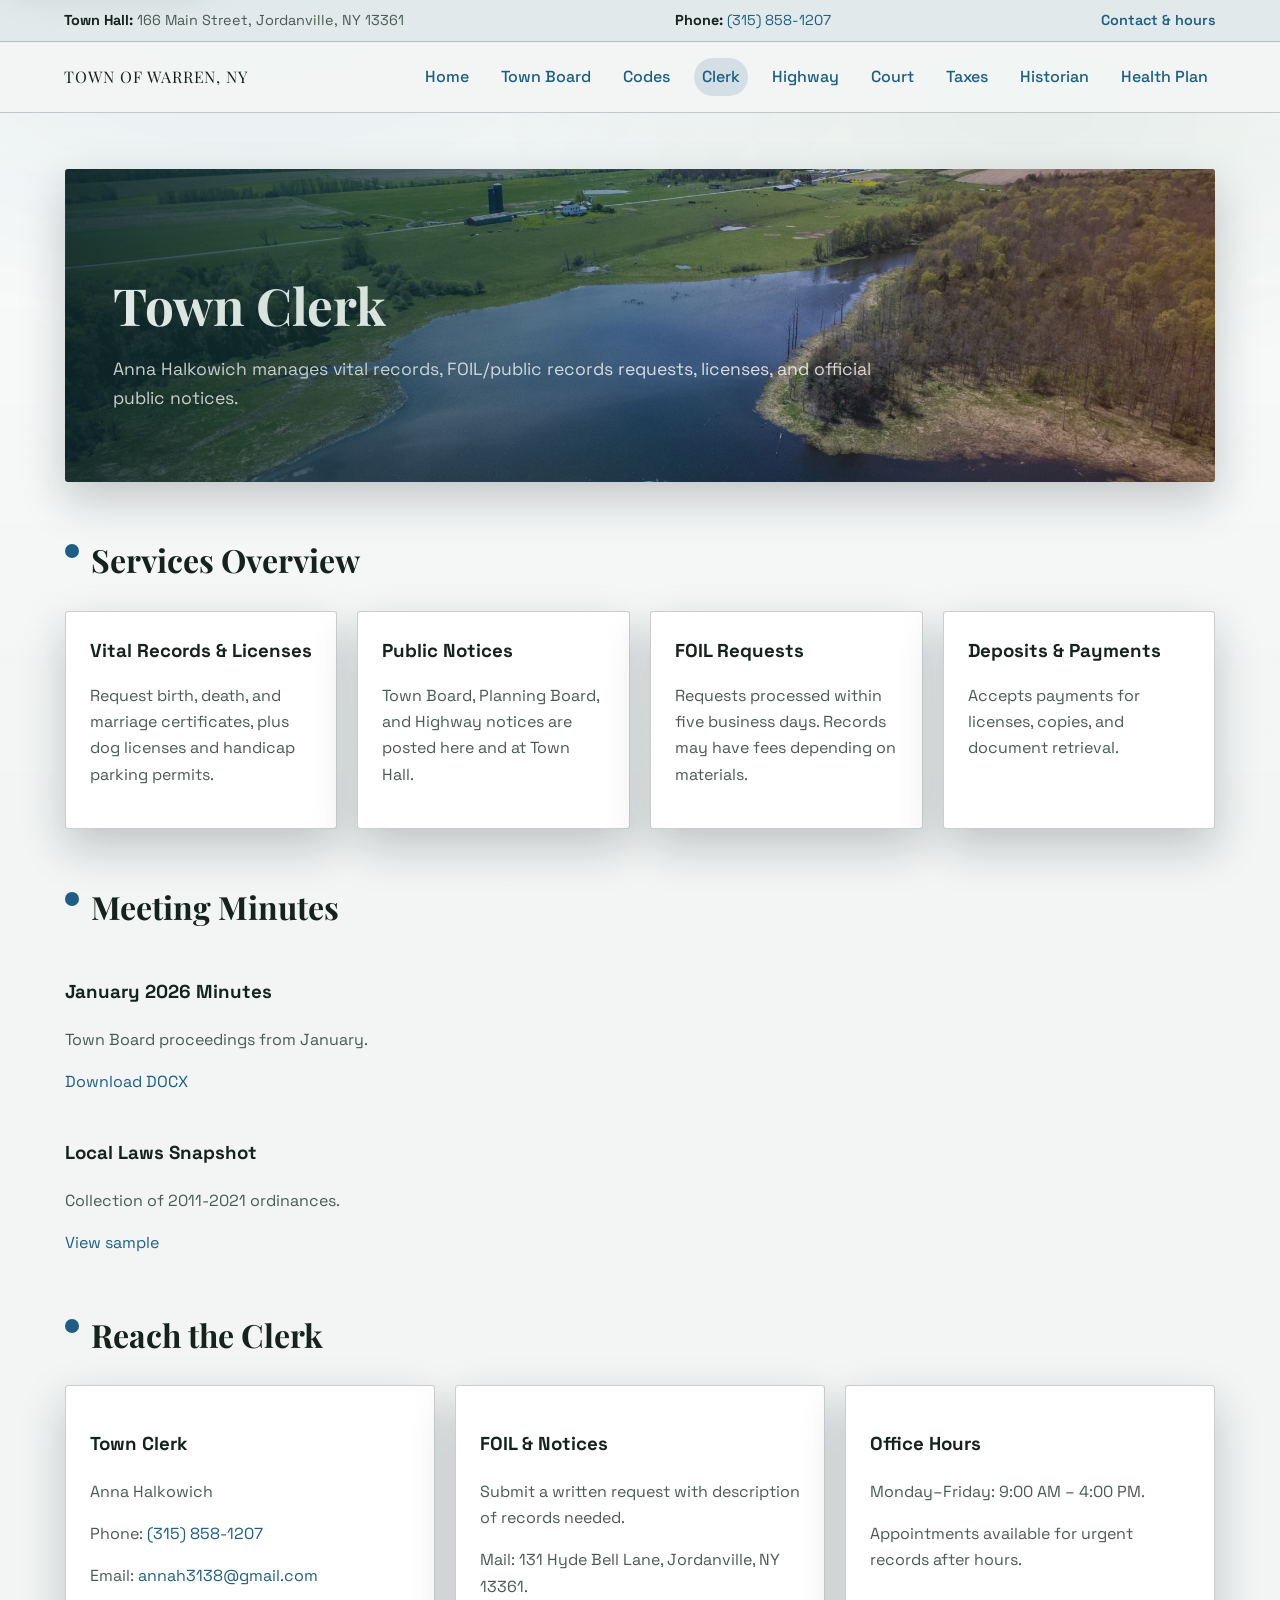
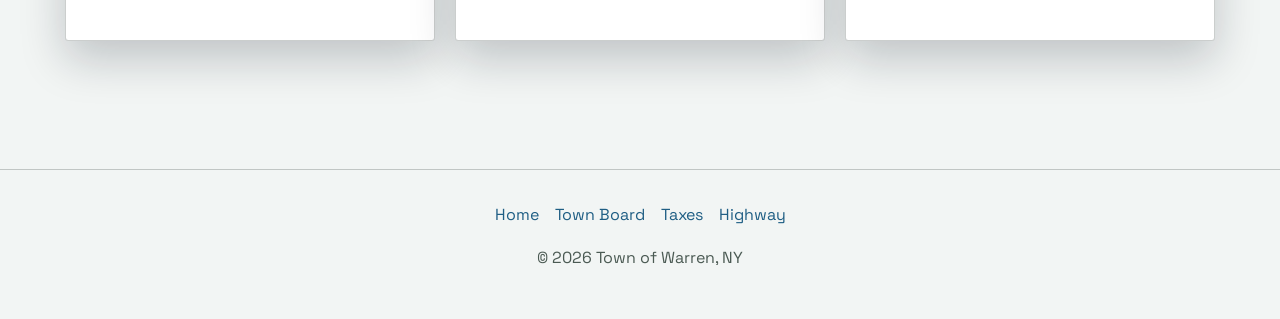
<file: public/tow/clerk.html>
<!DOCTYPE html>
<html lang="en">
<head>
  <meta charset="UTF-8">
  <meta name="viewport" content="width=device-width,initial-scale=1">
  <title>Town Clerk | Town of Warren v2</title>
  <meta name="description" content="Town Clerk services, FOIL info, and meeting minutes for the Town of Warren.">

  <link rel="stylesheet" href="assets/css/style.css">
  <link rel="stylesheet" href="assets/css/index-v2.css">
  <link rel="stylesheet" href="assets/css/theme-overrides.css">

  <script src="assets/js/theme-apply.js" defer></script>
</head>
<body>
  <a class="skip-link" href="#main">Skip to main content</a>

  <header>
    <div class="utility-bar" role="region" aria-label="Town contact">
      <div class="utility-inner">
        <span><strong>Town Hall:</strong> 166 Main Street, Jordanville, NY 13361</span>
        <span><strong>Phone:</strong> <a href="tel:+13158581207">(315) 858-1207</a></span>
        <a class="utility-link" href="#contact">Contact &amp; hours</a>
      </div>
    </div>

    <div class="header-inner">
      <div class="brand">Town of Warren, NY</div>
      <button class="menu-toggle" type="button" aria-controls="primary-nav" aria-expanded="false">Menu</button>
      <nav id="primary-nav" aria-label="Primary">
        <div class="nav-links">
          <a href="index.html">Home</a>
          <a href="town-board.html">Town Board</a>
          <a href="codes.html">Codes</a>
          <a href="clerk.html">Clerk</a>
          <a href="highway-dept.html">Highway</a>
          <a href="court.html">Court</a>
          <a href="taxes.html">Taxes</a>
          <a href="historian.html">Historian</a>
          <a href="emergency-health-plan.html">Health Plan</a>
        </div>
      </nav>
    </div>
  </header>

  <main id="main">
    <section class="hero hero--v2" aria-labelledby="hero-title">
      <h1 id="hero-title">Town Clerk</h1>
      <p class="hero-subtitle">Anna Halkowich manages vital records, FOIL/public records requests, licenses, and official public notices.</p>
    </section>

    <section aria-labelledby="services-title">
      <div class="section-lead">
        <div class="dot"></div>
        <h2 id="services-title">Services Overview</h2>
      </div>
      <div class="cards cards--compact">
        <article class="card card--compact">
          <h3>Vital Records &amp; Licenses</h3>
          <p>Request birth, death, and marriage certificates, plus dog licenses and handicap parking permits.</p>
        </article>
        <article class="card card--compact">
          <h3>Public Notices</h3>
          <p>Town Board, Planning Board, and Highway notices are posted here and at Town Hall.</p>
        </article>
        <article class="card card--compact">
          <h3>FOIL Requests</h3>
          <p>Requests processed within five business days. Records may have fees depending on materials.</p>
        </article>
        <article class="card card--compact">
          <h3>Deposits &amp; Payments</h3>
          <p>Accepts payments for licenses, copies, and document retrieval.</p>
        </article>
      </div>
    </section>

    <section id="doc-section" aria-labelledby="minutes-title">
      <div class="section-lead">
        <div class="dot"></div>
        <h2 id="minutes-title">Meeting Minutes</h2>
      </div>
      <div class="docs-grid">
        <article class="doc">
          <h3>January 2026 Minutes</h3>
          <p>Town Board proceedings from January.</p>
          <a href="docs/clerk/meeting-minutes/2026-Jan-minutes.docx" target="_blank" rel="noreferrer noopener">Download DOCX</a>
        </article>
        <article class="doc">
          <h3>Local Laws Snapshot</h3>
          <p>Collection of 2011-2021 ordinances.</p>
          <a href="docs/codes/local-laws/2011-law-4-moratorium-hydro-frac.pdf" target="_blank" rel="noreferrer noopener">View sample</a>
        </article>
      </div>
    </section>

    <section id="contact" aria-labelledby="contact-title">
      <div class="section-lead">
        <div class="dot"></div>
        <h2 id="contact-title">Reach the Clerk</h2>
      </div>
      <div class="contact-grid">
        <article class="contact-card">
          <h3>Town Clerk</h3>
          <p>Anna Halkowich</p>
          <p>Phone: <a href="tel:+13158581207">(315) 858-1207</a></p>
          <p>Email: <a href="mailto:annah3138@gmail.com">annah3138@gmail.com</a></p>
        </article>
        <article class="contact-card">
          <h3>FOIL &amp; Notices</h3>
          <p>Submit a written request with description of records needed.</p>
          <p>Mail: 131 Hyde Bell Lane, Jordanville, NY 13361.</p>
        </article>
        <article class="contact-card">
          <h3>Office Hours</h3>
          <p>Monday–Friday: 9:00 AM – 4:00 PM.</p>
          <p>Appointments available for urgent records after hours.</p>
        </article>
      </div>
    </section>
  </main>

  <footer class="footer">
    <div class="links" aria-label="Footer links">
      <a href="index.html">Home</a>
      <a href="town-board.html">Town Board</a>
      <a href="taxes.html">Taxes</a>
      <a href="highway-dept.html">Highway</a>
    </div>
    <p>© 2026 Town of Warren, NY</p>
  </footer>

  <script src="assets/js/main.js"></script>
  <script src="assets/js/header-menu.js" defer></script>
</body>
</html>
</file>
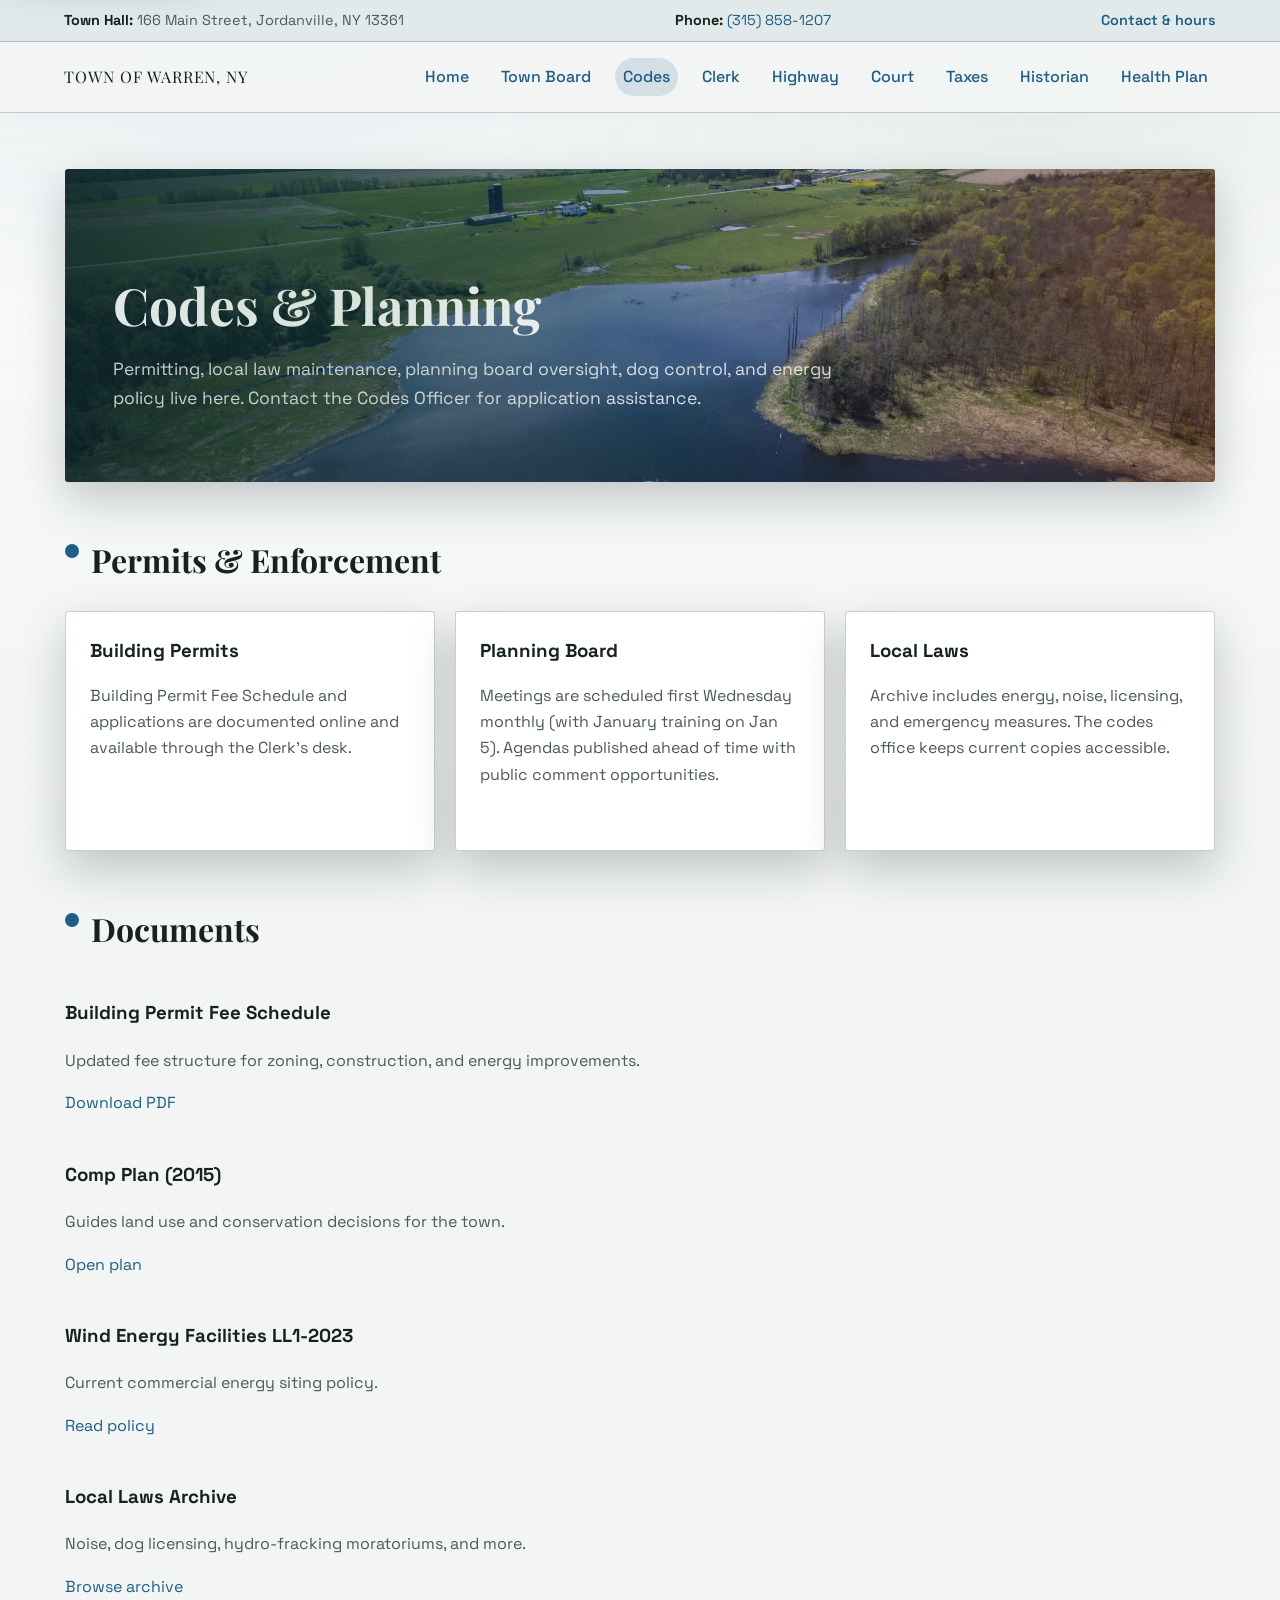
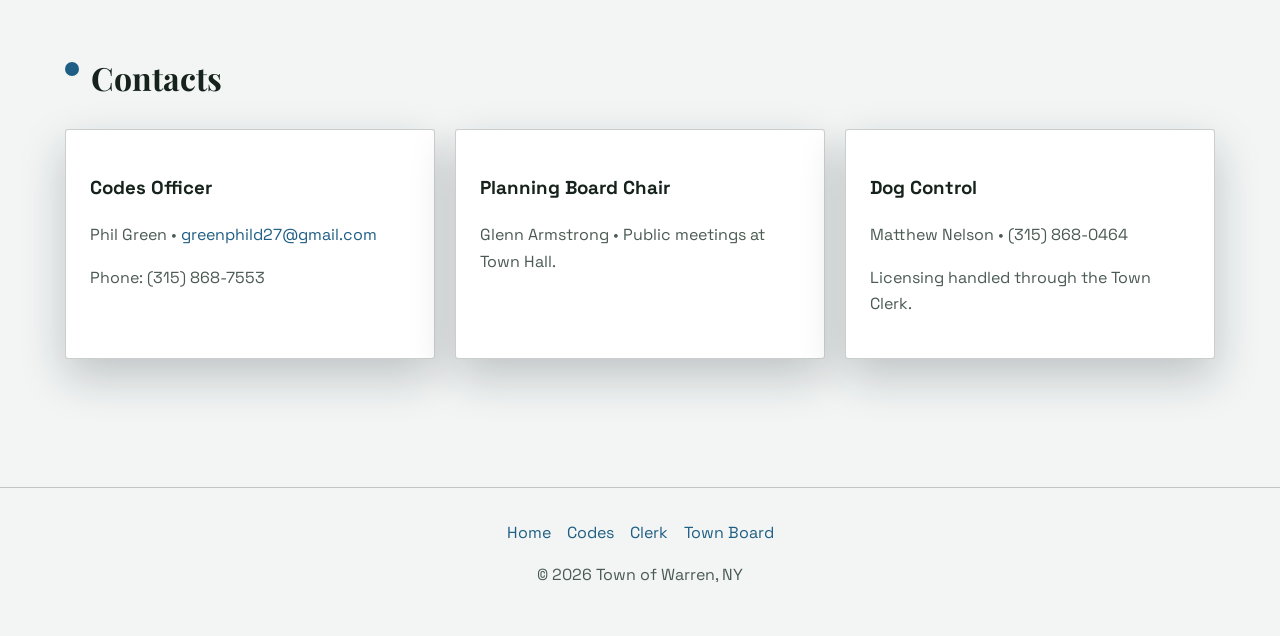
<file: public/tow/codes.html>
<!DOCTYPE html>
<html lang="en">
<head>
  <meta charset="UTF-8">
  <meta name="viewport" content="width=device-width,initial-scale=1">
  <title>Codes &amp; Planning | Town of Warren v2</title>
  <meta name="description" content="Codes, planning board, and local laws information for the Town of Warren, New York.">

  <link rel="stylesheet" href="assets/css/style.css">
  <link rel="stylesheet" href="assets/css/index-v2.css">
  <link rel="stylesheet" href="assets/css/theme-overrides.css">

  <script src="assets/js/theme-apply.js" defer></script>
</head>
<body>
  <a class="skip-link" href="#main">Skip to main content</a>

  <header>
    <div class="utility-bar" role="region" aria-label="Town contact">
      <div class="utility-inner">
        <span><strong>Town Hall:</strong> 166 Main Street, Jordanville, NY 13361</span>
        <span><strong>Phone:</strong> <a href="tel:+13158581207">(315) 858-1207</a></span>
        <a class="utility-link" href="#contact">Contact &amp; hours</a>
      </div>
    </div>

    <div class="header-inner">
      <div class="brand">Town of Warren, NY</div>
      <button class="menu-toggle" type="button" aria-controls="primary-nav" aria-expanded="false">Menu</button>
      <nav id="primary-nav" aria-label="Primary">
        <div class="nav-links">
          <a href="index.html">Home</a>
          <a href="town-board.html">Town Board</a>
          <a href="codes.html">Codes</a>
          <a href="clerk.html">Clerk</a>
          <a href="highway-dept.html">Highway</a>
          <a href="court.html">Court</a>
          <a href="taxes.html">Taxes</a>
          <a href="historian.html">Historian</a>
          <a href="emergency-health-plan.html">Health Plan</a>
        </div>
      </nav>
    </div>
  </header>

  <main id="main">
    <section class="hero hero--v2" aria-labelledby="hero-title">
      <h1 id="hero-title">Codes &amp; Planning</h1>
      <p class="hero-subtitle">Permitting, local law maintenance, planning board oversight, dog control, and energy policy live here. Contact the Codes Officer for application assistance.</p>
    </section>

    <section aria-labelledby="permits-title">
      <div class="section-lead">
        <div class="dot"></div>
        <h2 id="permits-title">Permits &amp; Enforcement</h2>
      </div>
      <div class="cards">
        <article class="card">
          <h3>Building Permits</h3>
          <p>Building Permit Fee Schedule and applications are documented online and available through the Clerk’s desk.</p>
        </article>
        <article class="card">
          <h3>Planning Board</h3>
          <p>Meetings are scheduled first Wednesday monthly (with January training on Jan 5). Agendas published ahead of time with public comment opportunities.</p>
        </article>
        <article class="card">
          <h3>Local Laws</h3>
          <p>Archive includes energy, noise, licensing, and emergency measures. The codes office keeps current copies accessible.</p>
        </article>
      </div>
    </section>

    <section id="documents" aria-labelledby="documents-title">
      <div class="section-lead">
        <div class="dot"></div>
        <h2 id="documents-title">Documents</h2>
      </div>
      <div class="docs-grid">
        <article class="doc">
          <h3>Building Permit Fee Schedule</h3>
          <p>Updated fee structure for zoning, construction, and energy improvements.</p>
          <a href="docs/codes/building-permit-fee-schedule.pdf" target="_blank" rel="noreferrer noopener">Download PDF</a>
        </article>
        <article class="doc">
          <h3>Comp Plan (2015)</h3>
          <p>Guides land use and conservation decisions for the town.</p>
          <a href="docs/codes/comp-plan-rev-dec-2015.pdf" target="_blank" rel="noreferrer noopener">Open plan</a>
        </article>
        <article class="doc">
          <h3>Wind Energy Facilities LL1-2023</h3>
          <p>Current commercial energy siting policy.</p>
          <a href="docs/codes/wind-energy-facilities-ll1-2023.pdf" target="_blank" rel="noreferrer noopener">Read policy</a>
        </article>
        <article class="doc">
          <h3>Local Laws Archive</h3>
          <p>Noise, dog licensing, hydro-fracking moratoriums, and more.</p>
          <a href="docs/codes/local-laws/2019-law-4-site-plan-review-law.pdf" target="_blank" rel="noreferrer noopener">Browse archive</a>
        </article>
      </div>
    </section>

    <section id="contact" aria-labelledby="contact-title">
      <div class="section-lead">
        <div class="dot"></div>
        <h2 id="contact-title">Contacts</h2>
      </div>
      <div class="contact-grid">
        <article class="contact-card">
          <h3>Codes Officer</h3>
          <p>Phil Green • <a href="mailto:greenphild27@gmail.com">greenphild27@gmail.com</a></p>
          <p>Phone: (315) 868-7553</p>
        </article>
        <article class="contact-card">
          <h3>Planning Board Chair</h3>
          <p>Glenn Armstrong • Public meetings at Town Hall.</p>
        </article>
        <article class="contact-card">
          <h3>Dog Control</h3>
          <p>Matthew Nelson • (315) 868-0464</p>
          <p>Licensing handled through the Town Clerk.</p>
        </article>
      </div>
    </section>
  </main>

  <footer class="footer">
    <div class="links" aria-label="Footer links">
      <a href="index.html">Home</a>
      <a href="codes.html">Codes</a>
      <a href="clerk.html">Clerk</a>
      <a href="town-board.html">Town Board</a>
    </div>
    <p>© 2026 Town of Warren, NY</p>
  </footer>

  <script src="assets/js/main.js"></script>
  <script src="assets/js/header-menu.js" defer></script>
</body>
</html>
</file>
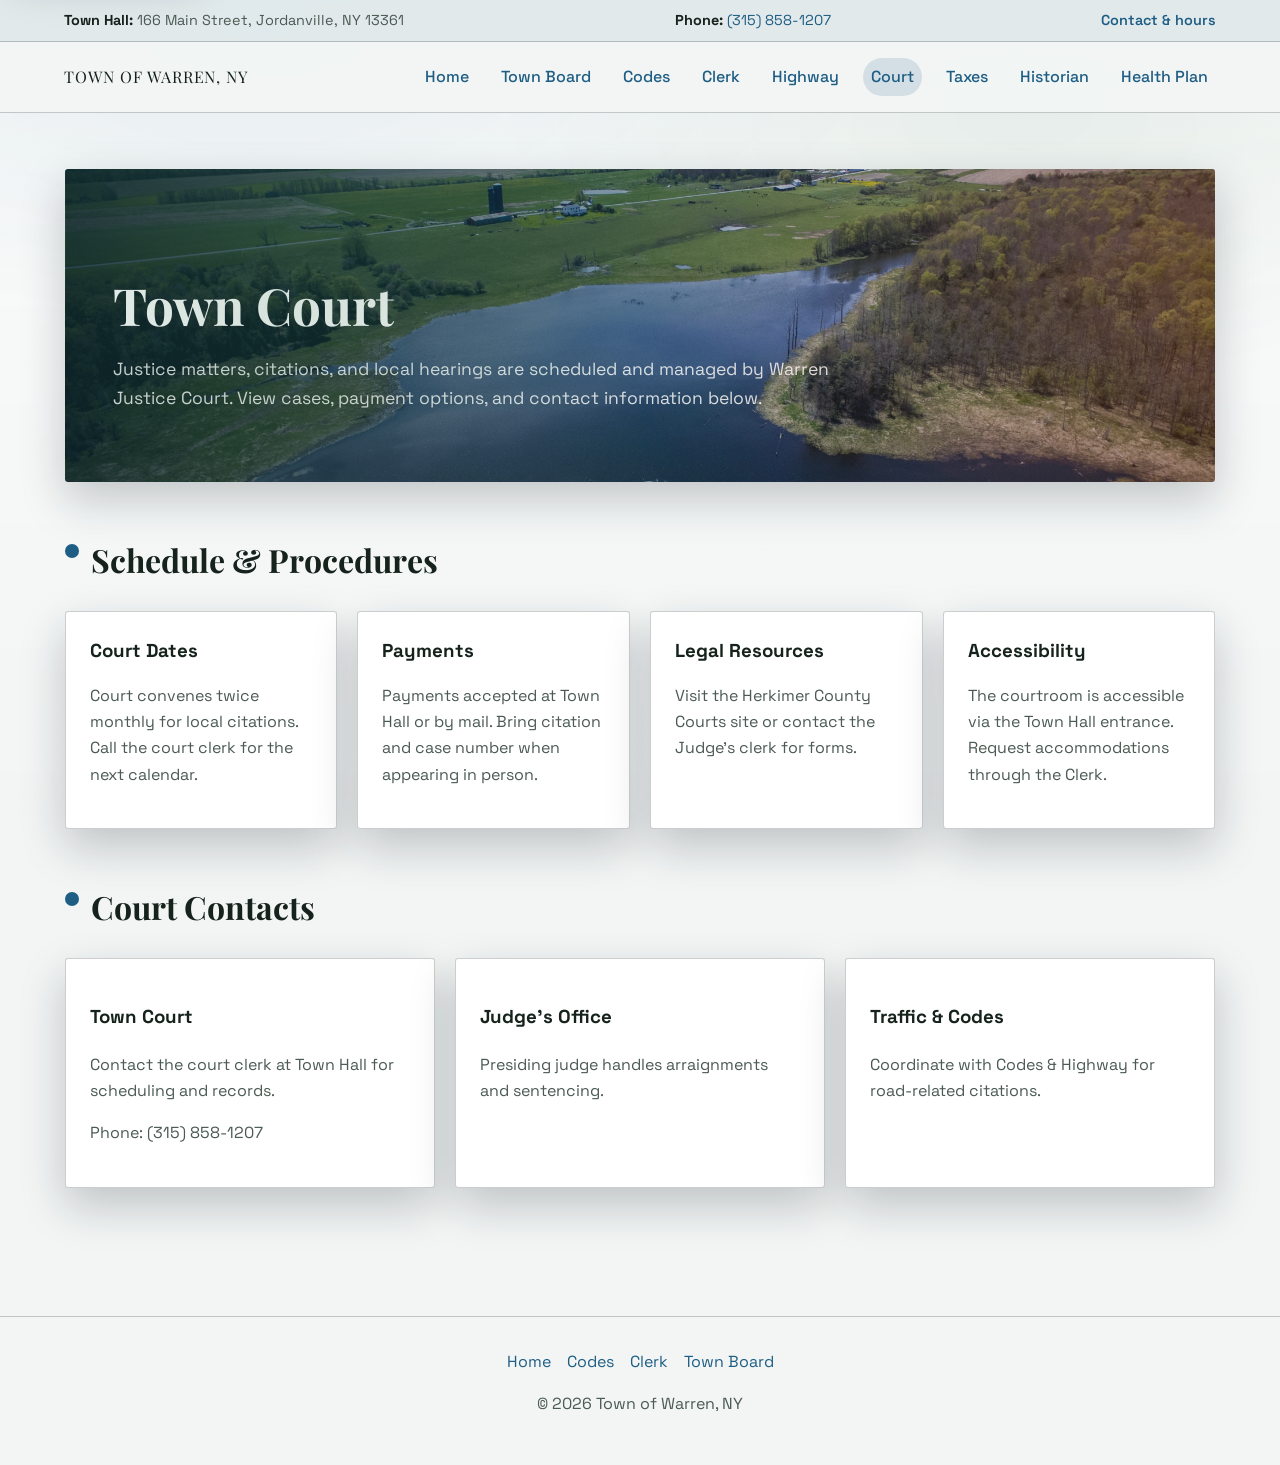
<file: public/tow/court.html>
<!DOCTYPE html>
<html lang="en">
<head>
  <meta charset="UTF-8">
  <meta name="viewport" content="width=device-width,initial-scale=1">
  <title>Town Court | Town of Warren v2</title>
  <meta name="description" content="Town of Warren Court schedule, payment options, and contact details.">

  <link rel="stylesheet" href="assets/css/style.css">
  <link rel="stylesheet" href="assets/css/index-v2.css">
  <link rel="stylesheet" href="assets/css/theme-overrides.css">

  <script src="assets/js/theme-apply.js" defer></script>
</head>
<body>
  <a class="skip-link" href="#main">Skip to main content</a>

  <header>
    <div class="utility-bar" role="region" aria-label="Town contact">
      <div class="utility-inner">
        <span><strong>Town Hall:</strong> 166 Main Street, Jordanville, NY 13361</span>
        <span><strong>Phone:</strong> <a href="tel:+13158581207">(315) 858-1207</a></span>
        <a class="utility-link" href="#contact">Contact &amp; hours</a>
      </div>
    </div>

    <div class="header-inner">
      <div class="brand">Town of Warren, NY</div>
      <button class="menu-toggle" type="button" aria-controls="primary-nav" aria-expanded="false">Menu</button>
      <nav id="primary-nav" aria-label="Primary">
        <div class="nav-links">
          <a href="index.html">Home</a>
          <a href="town-board.html">Town Board</a>
          <a href="codes.html">Codes</a>
          <a href="clerk.html">Clerk</a>
          <a href="highway-dept.html">Highway</a>
          <a href="court.html">Court</a>
          <a href="taxes.html">Taxes</a>
          <a href="historian.html">Historian</a>
          <a href="emergency-health-plan.html">Health Plan</a>
        </div>
      </nav>
    </div>
  </header>

  <main id="main">
    <section class="hero hero--v2" aria-labelledby="hero-title">
      <h1 id="hero-title">Town Court</h1>
      <p class="hero-subtitle">Justice matters, citations, and local hearings are scheduled and managed by Warren Justice Court. View cases, payment options, and contact information below.</p>
    </section>

    <section aria-labelledby="schedule-title">
      <div class="section-lead">
        <div class="dot"></div>
        <h2 id="schedule-title">Schedule &amp; Procedures</h2>
      </div>
      <div class="cards cards--compact">
        <article class="card card--compact">
          <h3>Court Dates</h3>
          <p>Court convenes twice monthly for local citations. Call the court clerk for the next calendar.</p>
        </article>
        <article class="card card--compact">
          <h3>Payments</h3>
          <p>Payments accepted at Town Hall or by mail. Bring citation and case number when appearing in person.</p>
        </article>
        <article class="card card--compact">
          <h3>Legal Resources</h3>
          <p>Visit the Herkimer County Courts site or contact the Judge’s clerk for forms.</p>
        </article>
        <article class="card card--compact">
          <h3>Accessibility</h3>
          <p>The courtroom is accessible via the Town Hall entrance. Request accommodations through the Clerk.</p>
        </article>
      </div>
    </section>

    <section id="contact" aria-labelledby="contact-title">
      <div class="section-lead">
        <div class="dot"></div>
        <h2 id="contact-title">Court Contacts</h2>
      </div>
      <div class="contact-grid">
        <article class="contact-card">
          <h3>Town Court</h3>
          <p>Contact the court clerk at Town Hall for scheduling and records.</p>
          <p>Phone: (315) 858-1207</p>
        </article>
        <article class="contact-card">
          <h3>Judge’s Office</h3>
          <p>Presiding judge handles arraignments and sentencing.</p>
        </article>
        <article class="contact-card">
          <h3>Traffic &amp; Codes</h3>
          <p>Coordinate with Codes &amp; Highway for road-related citations.</p>
        </article>
      </div>
    </section>
  </main>

  <footer class="footer">
    <div class="links" aria-label="Footer links">
      <a href="index.html">Home</a>
      <a href="codes.html">Codes</a>
      <a href="clerk.html">Clerk</a>
      <a href="town-board.html">Town Board</a>
    </div>
    <p>© 2026 Town of Warren, NY</p>
  </footer>

  <script src="assets/js/main.js"></script>
  <script src="assets/js/header-menu.js" defer></script>
</body>
</html>
</file>
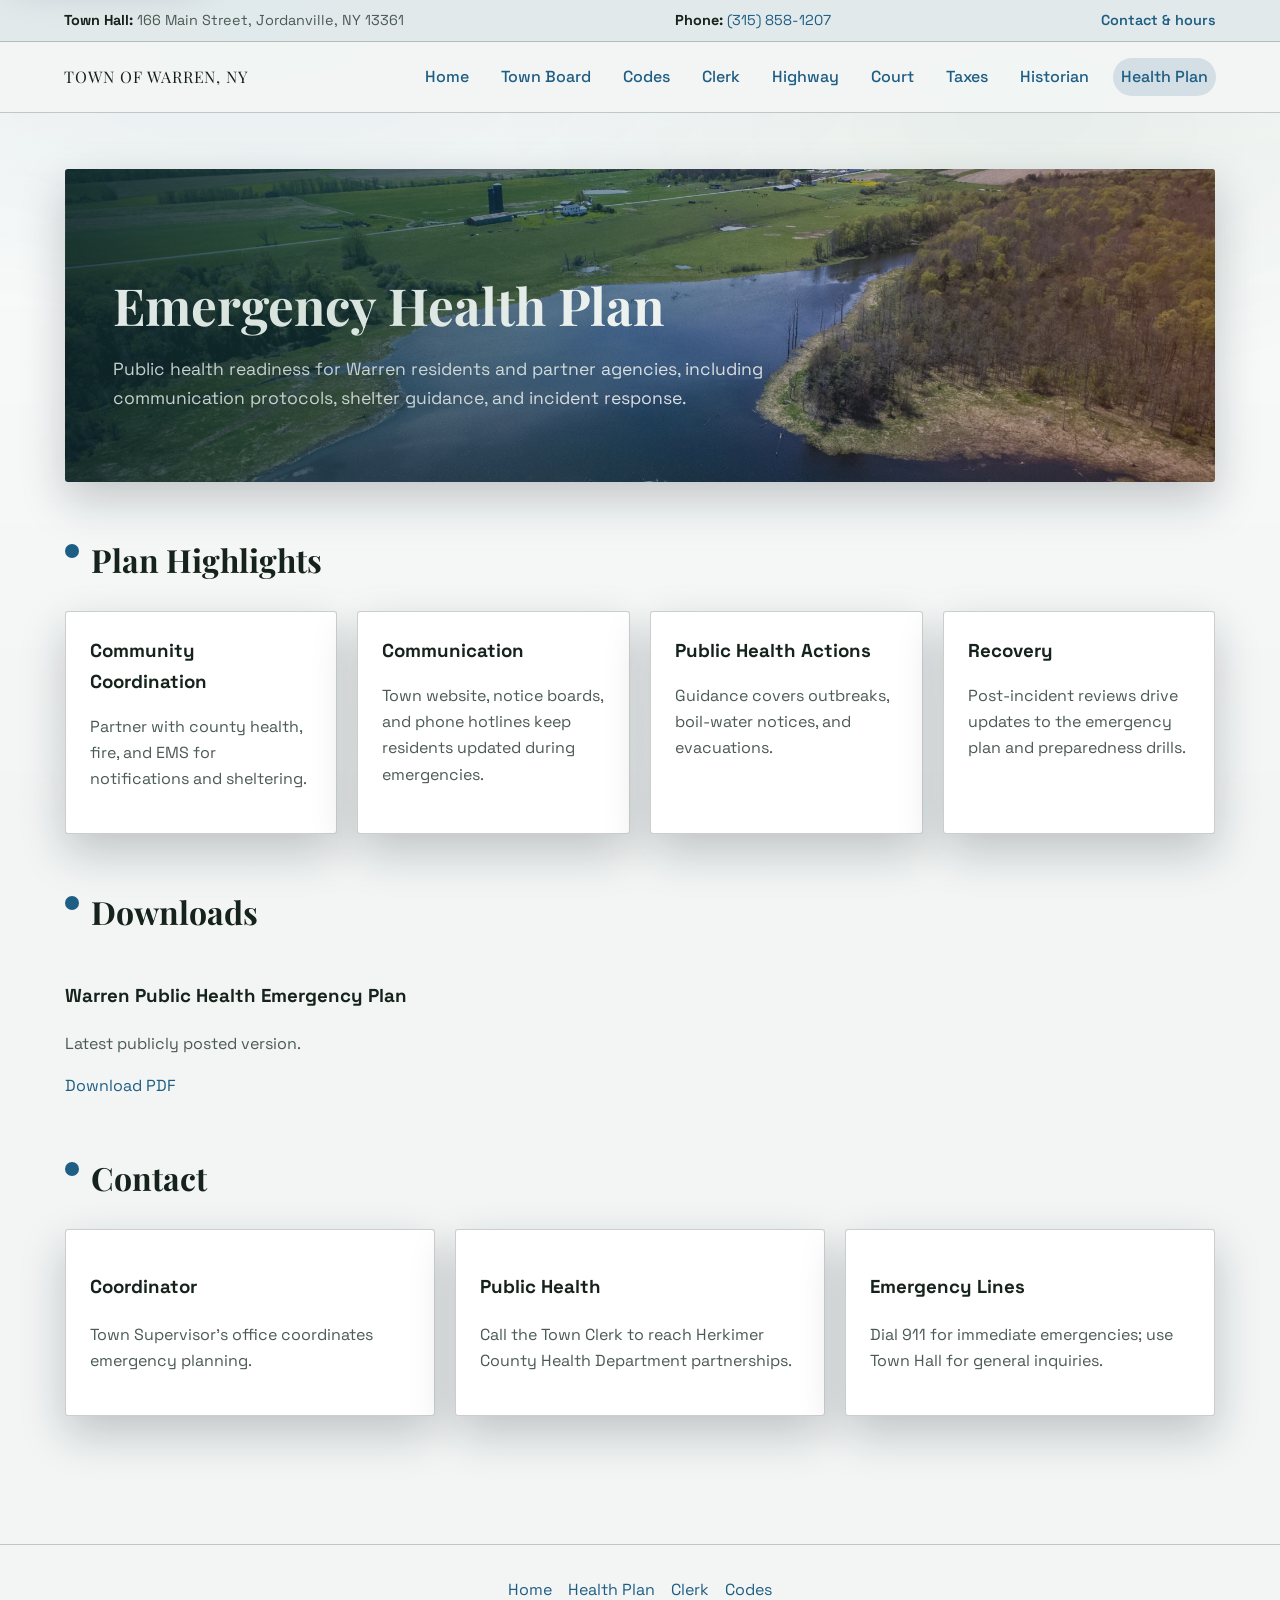
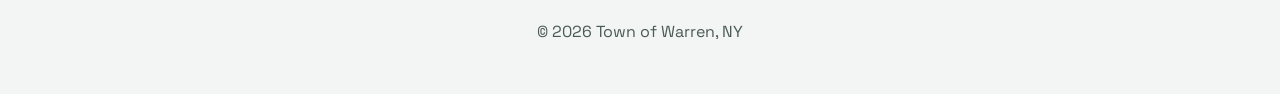
<file: public/tow/emergency-health-plan.html>
<!DOCTYPE html>
<html lang="en">
<head>
  <meta charset="UTF-8">
  <meta name="viewport" content="width=device-width,initial-scale=1">
  <title>Emergency Health Plan | Town of Warren v2</title>
  <meta name="description" content="Public health emergency plan and readiness steps for Warren, NY.">

  <link rel="stylesheet" href="assets/css/style.css">
  <link rel="stylesheet" href="assets/css/index-v2.css">
  <link rel="stylesheet" href="assets/css/theme-overrides.css">

  <script src="assets/js/theme-apply.js" defer></script>
</head>
<body>
  <a class="skip-link" href="#main">Skip to main content</a>

  <header>
    <div class="utility-bar" role="region" aria-label="Town contact">
      <div class="utility-inner">
        <span><strong>Town Hall:</strong> 166 Main Street, Jordanville, NY 13361</span>
        <span><strong>Phone:</strong> <a href="tel:+13158581207">(315) 858-1207</a></span>
        <a class="utility-link" href="#contact">Contact &amp; hours</a>
      </div>
    </div>

    <div class="header-inner">
      <div class="brand">Town of Warren, NY</div>
      <button class="menu-toggle" type="button" aria-controls="primary-nav" aria-expanded="false">Menu</button>
      <nav id="primary-nav" aria-label="Primary">
        <div class="nav-links">
          <a href="index.html">Home</a>
          <a href="town-board.html">Town Board</a>
          <a href="codes.html">Codes</a>
          <a href="clerk.html">Clerk</a>
          <a href="highway-dept.html">Highway</a>
          <a href="court.html">Court</a>
          <a href="taxes.html">Taxes</a>
          <a href="historian.html">Historian</a>
          <a href="emergency-health-plan.html">Health Plan</a>
        </div>
      </nav>
    </div>
  </header>

  <main id="main">
    <section class="hero hero--v2" aria-labelledby="hero-title">
      <h1 id="hero-title">Emergency Health Plan</h1>
      <p class="hero-subtitle">Public health readiness for Warren residents and partner agencies, including communication protocols, shelter guidance, and incident response.</p>
    </section>

    <section aria-labelledby="plan-title">
      <div class="section-lead">
        <div class="dot"></div>
        <h2 id="plan-title">Plan Highlights</h2>
      </div>
      <div class="cards cards--compact">
        <article class="card card--compact">
          <h3>Community Coordination</h3>
          <p>Partner with county health, fire, and EMS for notifications and sheltering.</p>
        </article>
        <article class="card card--compact">
          <h3>Communication</h3>
          <p>Town website, notice boards, and phone hotlines keep residents updated during emergencies.</p>
        </article>
        <article class="card card--compact">
          <h3>Public Health Actions</h3>
          <p>Guidance covers outbreaks, boil-water notices, and evacuations.</p>
        </article>
        <article class="card card--compact">
          <h3>Recovery</h3>
          <p>Post-incident reviews drive updates to the emergency plan and preparedness drills.</p>
        </article>
      </div>
    </section>

    <section id="documents" aria-labelledby="downloads-title">
      <div class="section-lead">
        <div class="dot"></div>
        <h2 id="downloads-title">Downloads</h2>
      </div>
      <div class="docs-grid">
        <article class="doc">
          <h3>Warren Public Health Emergency Plan</h3>
          <p>Latest publicly posted version.</p>
          <a href="docs/emergency/warren-public-health-emergency-plan.pdf" target="_blank" rel="noreferrer noopener">Download PDF</a>
        </article>
      </div>
    </section>

    <section id="contact" aria-labelledby="contact-title">
      <div class="section-lead">
        <div class="dot"></div>
        <h2 id="contact-title">Contact</h2>
      </div>
      <div class="contact-grid">
        <article class="contact-card">
          <h3>Coordinator</h3>
          <p>Town Supervisor’s office coordinates emergency planning.</p>
        </article>
        <article class="contact-card">
          <h3>Public Health</h3>
          <p>Call the Town Clerk to reach Herkimer County Health Department partnerships.</p>
        </article>
        <article class="contact-card">
          <h3>Emergency Lines</h3>
          <p>Dial 911 for immediate emergencies; use Town Hall for general inquiries.</p>
        </article>
      </div>
    </section>
  </main>

  <footer class="footer">
    <div class="links" aria-label="Footer links">
      <a href="index.html">Home</a>
      <a href="emergency-health-plan.html">Health Plan</a>
      <a href="clerk.html">Clerk</a>
      <a href="codes.html">Codes</a>
    </div>
    <p>© 2026 Town of Warren, NY</p>
  </footer>

  <script src="assets/js/main.js"></script>
  <script src="assets/js/header-menu.js" defer></script>
</body>
</html>
</file>
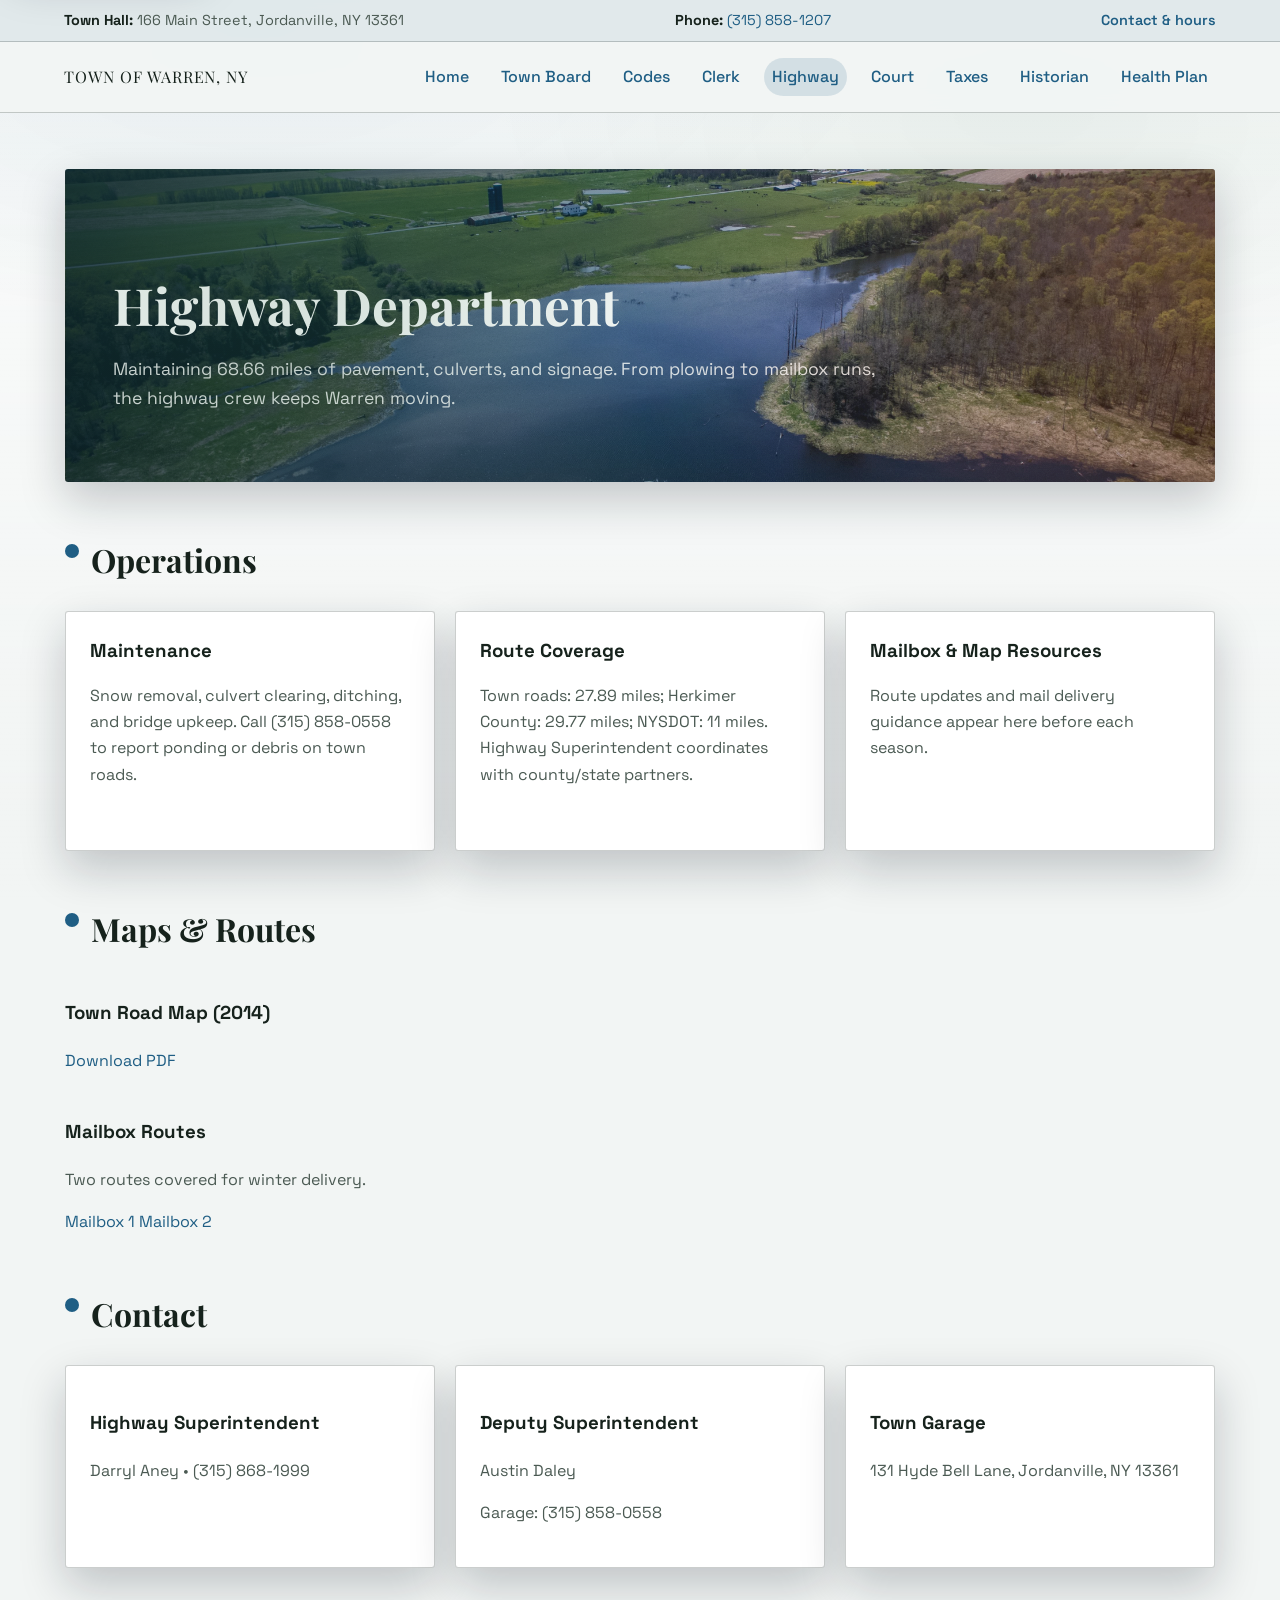
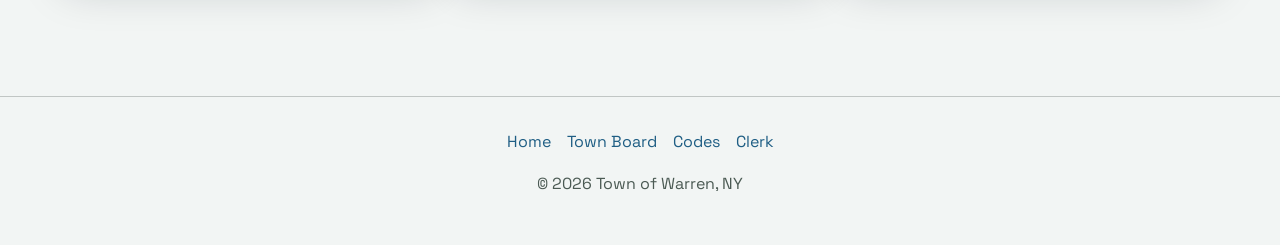
<file: public/tow/highway-dept.html>
<!DOCTYPE html>
<html lang="en">
<head>
  <meta charset="UTF-8">
  <meta name="viewport" content="width=device-width,initial-scale=1">
  <title>Highway Department | Town of Warren v2</title>
  <meta name="description" content="Highway maintenance, road maps, and emergency contacts for the Town of Warren Highway Department.">

  <link rel="stylesheet" href="assets/css/style.css">
  <link rel="stylesheet" href="assets/css/index-v2.css">
  <link rel="stylesheet" href="assets/css/theme-overrides.css">

  <script src="assets/js/theme-apply.js" defer></script>
</head>
<body>
  <a class="skip-link" href="#main">Skip to main content</a>

  <header>
    <div class="utility-bar" role="region" aria-label="Town contact">
      <div class="utility-inner">
        <span><strong>Town Hall:</strong> 166 Main Street, Jordanville, NY 13361</span>
        <span><strong>Phone:</strong> <a href="tel:+13158581207">(315) 858-1207</a></span>
        <a class="utility-link" href="#contact">Contact &amp; hours</a>
      </div>
    </div>

    <div class="header-inner">
      <div class="brand">Town of Warren, NY</div>
      <button class="menu-toggle" type="button" aria-controls="primary-nav" aria-expanded="false">Menu</button>
      <nav id="primary-nav" aria-label="Primary">
        <div class="nav-links">
          <a href="index.html">Home</a>
          <a href="town-board.html">Town Board</a>
          <a href="codes.html">Codes</a>
          <a href="clerk.html">Clerk</a>
          <a href="highway-dept.html">Highway</a>
          <a href="court.html">Court</a>
          <a href="taxes.html">Taxes</a>
          <a href="historian.html">Historian</a>
          <a href="emergency-health-plan.html">Health Plan</a>
        </div>
      </nav>
    </div>
  </header>

  <main id="main">
    <section class="hero hero--v2" aria-labelledby="hero-title">
      <h1 id="hero-title">Highway Department</h1>
      <p class="hero-subtitle">Maintaining 68.66 miles of pavement, culverts, and signage. From plowing to mailbox runs, the highway crew keeps Warren moving.</p>
    </section>

    <section aria-labelledby="ops-title">
      <div class="section-lead">
        <div class="dot"></div>
        <h2 id="ops-title">Operations</h2>
      </div>
      <div class="cards">
        <article class="card">
          <h3>Maintenance</h3>
          <p>Snow removal, culvert clearing, ditching, and bridge upkeep. Call (315) 858-0558 to report ponding or debris on town roads.</p>
        </article>
        <article class="card">
          <h3>Route Coverage</h3>
          <p>Town roads: 27.89 miles; Herkimer County: 29.77 miles; NYSDOT: 11 miles. Highway Superintendent coordinates with county/state partners.</p>
        </article>
        <article class="card">
          <h3>Mailbox &amp; Map Resources</h3>
          <p>Route updates and mail delivery guidance appear here before each season.</p>
        </article>
      </div>
    </section>

    <section id="downloads" aria-labelledby="maps-title">
      <div class="section-lead">
        <div class="dot"></div>
        <h2 id="maps-title">Maps &amp; Routes</h2>
      </div>
      <div class="docs-grid">
        <article class="doc">
          <h3>Town Road Map (2014)</h3>
          <a href="docs/highway/maps/warren-2014.pdf" target="_blank" rel="noreferrer noopener">Download PDF</a>
        </article>
        <article class="doc">
          <h3>Mailbox Routes</h3>
          <p>Two routes covered for winter delivery.</p>
          <a href="docs/highway/mailboxes/mailboxes-1.pdf" target="_blank" rel="noreferrer noopener">Mailbox 1</a>
          <a href="docs/highway/mailboxes/mailboxes-2.pdf" target="_blank" rel="noreferrer noopener">Mailbox 2</a>
        </article>
      </div>
    </section>

    <section id="contact" aria-labelledby="contact-title">
      <div class="section-lead">
        <div class="dot"></div>
        <h2 id="contact-title">Contact</h2>
      </div>
      <div class="contact-grid">
        <article class="contact-card">
          <h3>Highway Superintendent</h3>
          <p>Darryl Aney • (315) 868-1999</p>
        </article>
        <article class="contact-card">
          <h3>Deputy Superintendent</h3>
          <p>Austin Daley</p>
          <p>Garage: (315) 858-0558</p>
        </article>
        <article class="contact-card">
          <h3>Town Garage</h3>
          <p>131 Hyde Bell Lane, Jordanville, NY 13361</p>
        </article>
      </div>
    </section>
  </main>

  <footer class="footer">
    <div class="links" aria-label="Footer links">
      <a href="index.html">Home</a>
      <a href="town-board.html">Town Board</a>
      <a href="codes.html">Codes</a>
      <a href="clerk.html">Clerk</a>
    </div>
    <p>© 2026 Town of Warren, NY</p>
  </footer>

  <script src="assets/js/main.js"></script>
  <script src="assets/js/header-menu.js" defer></script>
</body>
</html>
</file>
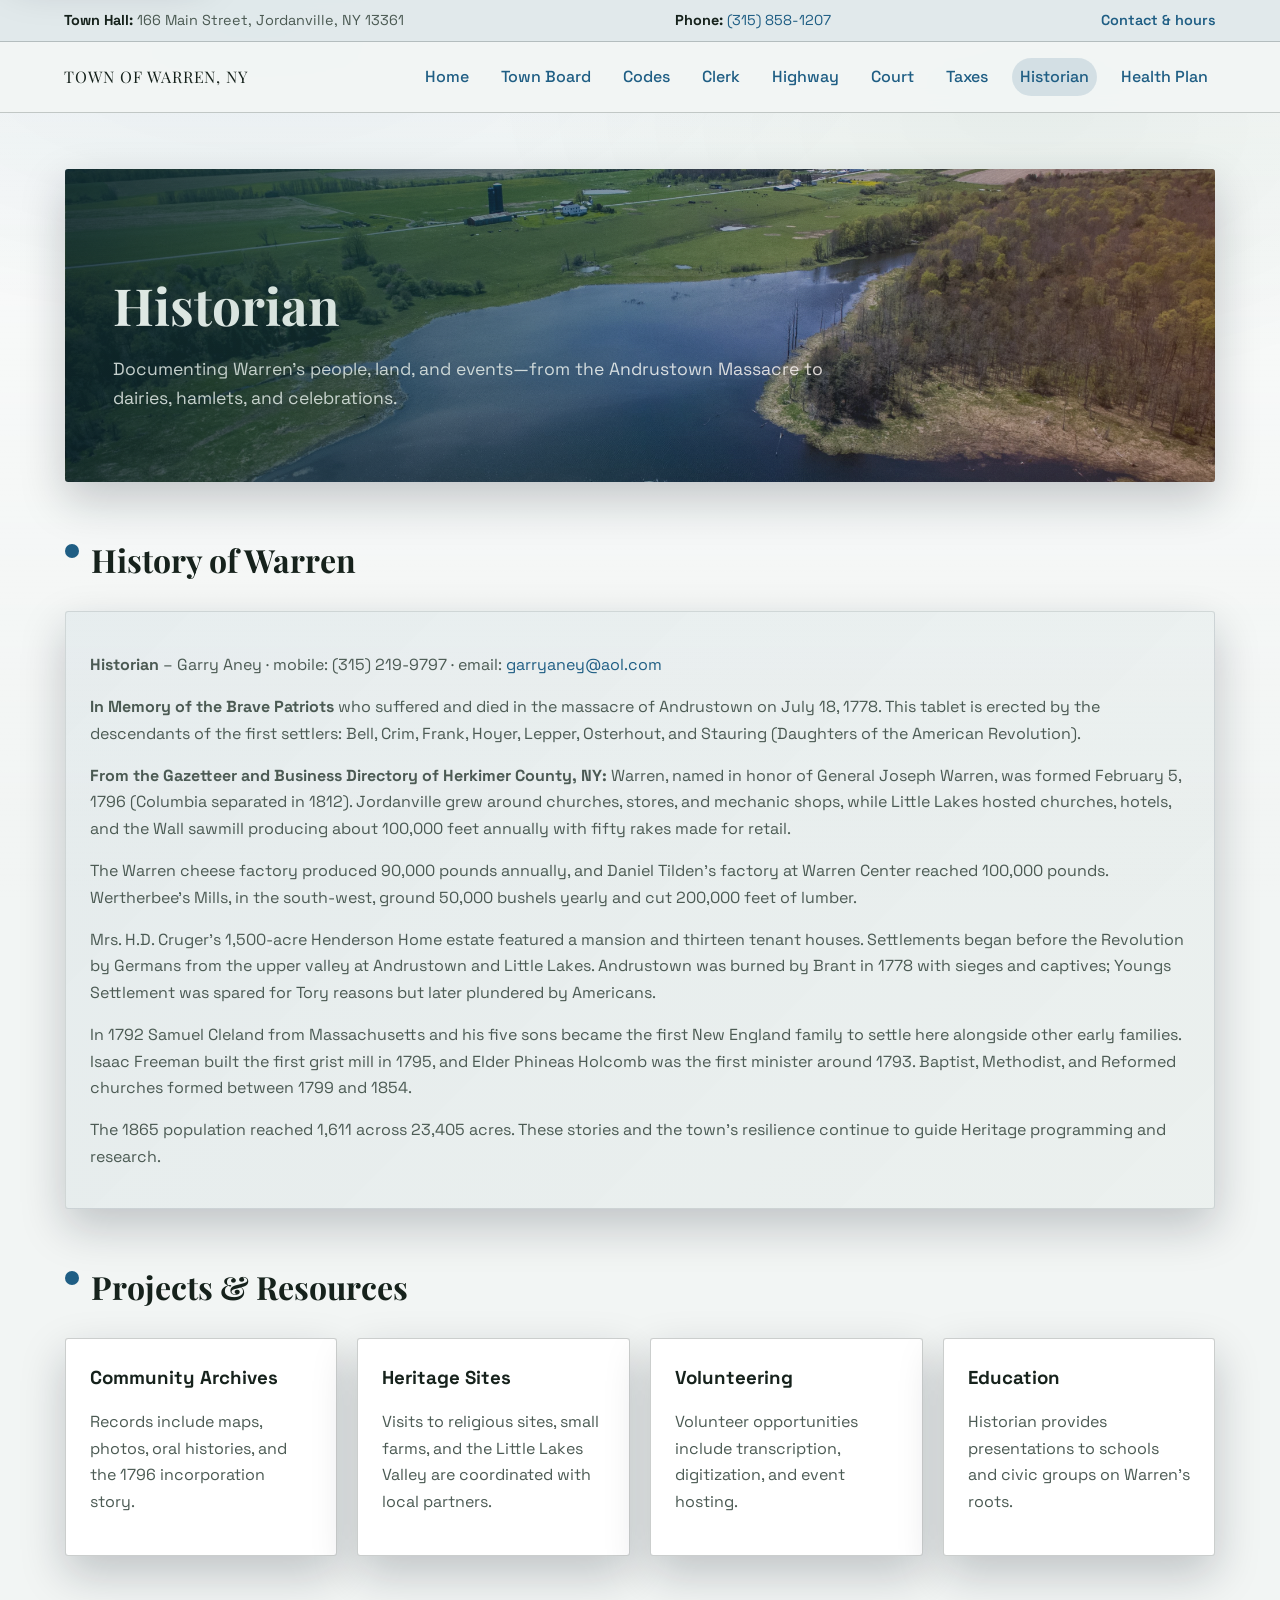
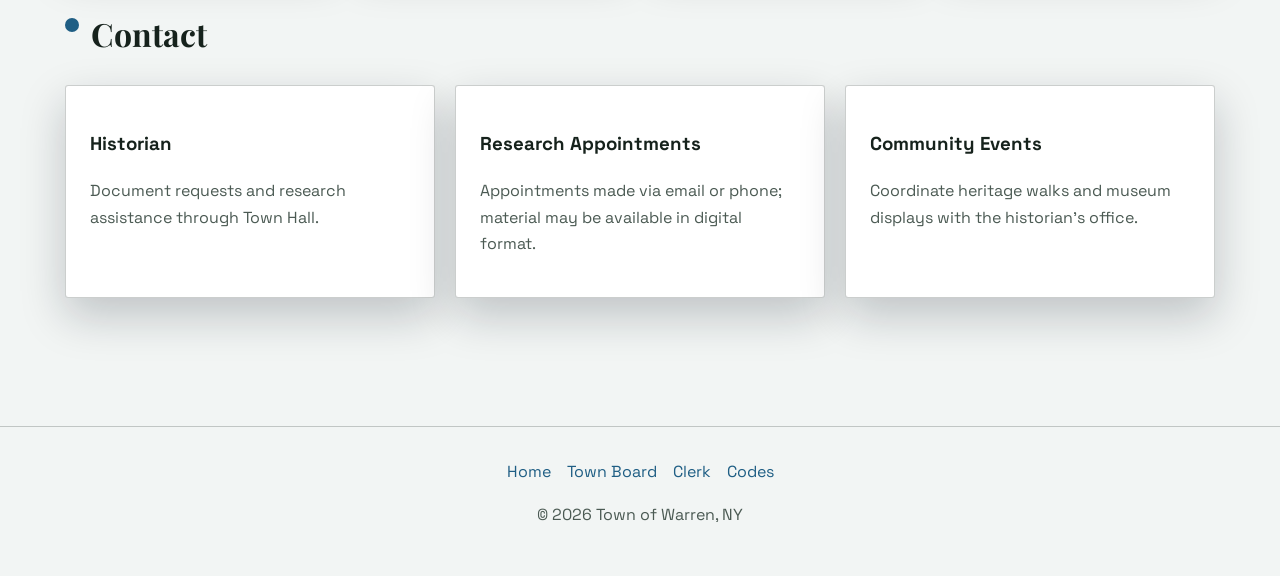
<file: public/tow/historian.html>
<!DOCTYPE html>
<html lang="en">
<head>
  <meta charset="UTF-8">
  <meta name="viewport" content="width=device-width,initial-scale=1">
  <title>Historian | Town of Warren v2</title>
  <meta name="description" content="Historical preservation, resources, and contacts for Warren, NY.">

  <link rel="stylesheet" href="assets/css/style.css">
  <link rel="stylesheet" href="assets/css/index-v2.css">
  <link rel="stylesheet" href="assets/css/theme-overrides.css">

  <script src="assets/js/theme-apply.js" defer></script>
</head>
<body>
  <a class="skip-link" href="#main">Skip to main content</a>

  <header>
    <div class="utility-bar" role="region" aria-label="Town contact">
      <div class="utility-inner">
        <span><strong>Town Hall:</strong> 166 Main Street, Jordanville, NY 13361</span>
        <span><strong>Phone:</strong> <a href="tel:+13158581207">(315) 858-1207</a></span>
        <a class="utility-link" href="#contact">Contact &amp; hours</a>
      </div>
    </div>

    <div class="header-inner">
      <div class="brand">Town of Warren, NY</div>
      <button class="menu-toggle" type="button" aria-controls="primary-nav" aria-expanded="false">Menu</button>
      <nav id="primary-nav" aria-label="Primary">
        <div class="nav-links">
          <a href="index.html">Home</a>
          <a href="town-board.html">Town Board</a>
          <a href="codes.html">Codes</a>
          <a href="clerk.html">Clerk</a>
          <a href="highway-dept.html">Highway</a>
          <a href="court.html">Court</a>
          <a href="taxes.html">Taxes</a>
          <a href="historian.html">Historian</a>
          <a href="emergency-health-plan.html">Health Plan</a>
        </div>
      </nav>
    </div>
  </header>

  <main id="main">
    <section class="hero hero--v2" aria-labelledby="hero-title">
      <h1 id="hero-title">Historian</h1>
      <p class="hero-subtitle">Documenting Warren’s people, land, and events—from the Andrustown Massacre to dairies, hamlets, and celebrations.</p>
    </section>

    <section class="historian-text" aria-labelledby="history-title">
      <div class="section-lead">
        <div class="dot"></div>
        <h2 id="history-title">History of Warren</h2>
      </div>
      <article class="card">
        <p><strong>Historian</strong> – Garry Aney · mobile: (315) 219-9797 · email: <a href="mailto:garryaney@aol.com">garryaney@aol.com</a></p>
        <p><strong>In Memory of the Brave Patriots</strong> who suffered and died in the massacre of Andrustown on July 18, 1778. This tablet is erected by the descendants of the first settlers: Bell, Crim, Frank, Hoyer, Lepper, Osterhout, and Stauring (Daughters of the American Revolution).</p>
        <p><strong>From the Gazetteer and Business Directory of Herkimer County, NY:</strong> Warren, named in honor of General Joseph Warren, was formed February 5, 1796 (Columbia separated in 1812). Jordanville grew around churches, stores, and mechanic shops, while Little Lakes hosted churches, hotels, and the Wall sawmill producing about 100,000 feet annually with fifty rakes made for retail.</p>
        <p>The Warren cheese factory produced 90,000 pounds annually, and Daniel Tilden’s factory at Warren Center reached 100,000 pounds. Wertherbee's Mills, in the south-west, ground 50,000 bushels yearly and cut 200,000 feet of lumber.</p>
        <p>Mrs. H.D. Cruger’s 1,500-acre Henderson Home estate featured a mansion and thirteen tenant houses. Settlements began before the Revolution by Germans from the upper valley at Andrustown and Little Lakes. Andrustown was burned by Brant in 1778 with sieges and captives; Youngs Settlement was spared for Tory reasons but later plundered by Americans.</p>
        <p>In 1792 Samuel Cleland from Massachusetts and his five sons became the first New England family to settle here alongside other early families. Isaac Freeman built the first grist mill in 1795, and Elder Phineas Holcomb was the first minister around 1793. Baptist, Methodist, and Reformed churches formed between 1799 and 1854.</p>
        <p>The 1865 population reached 1,611 across 23,405 acres. These stories and the town’s resilience continue to guide Heritage programming and research.</p>
      </article>
    </section>

    <section aria-labelledby="projects-title">
      <div class="section-lead">
        <div class="dot"></div>
        <h2 id="projects-title">Projects &amp; Resources</h2>
      </div>
      <div class="cards cards--compact">
        <article class="card card--compact">
          <h3>Community Archives</h3>
          <p>Records include maps, photos, oral histories, and the 1796 incorporation story.</p>
        </article>
        <article class="card card--compact">
          <h3>Heritage Sites</h3>
          <p>Visits to religious sites, small farms, and the Little Lakes Valley are coordinated with local partners.</p>
        </article>
        <article class="card card--compact">
          <h3>Volunteering</h3>
          <p>Volunteer opportunities include transcription, digitization, and event hosting.</p>
        </article>
        <article class="card card--compact">
          <h3>Education</h3>
          <p>Historian provides presentations to schools and civic groups on Warren’s roots.</p>
        </article>
      </div>
    </section>

    <section id="contact" aria-labelledby="contact-title">
      <div class="section-lead">
        <div class="dot"></div>
        <h2 id="contact-title">Contact</h2>
      </div>
      <div class="contact-grid">
        <article class="contact-card">
          <h3>Historian</h3>
          <p>Document requests and research assistance through Town Hall.</p>
        </article>
        <article class="contact-card">
          <h3>Research Appointments</h3>
          <p>Appointments made via email or phone; material may be available in digital format.</p>
        </article>
        <article class="contact-card">
          <h3>Community Events</h3>
          <p>Coordinate heritage walks and museum displays with the historian’s office.</p>
        </article>
      </div>
    </section>
  </main>

  <footer class="footer">
    <div class="links" aria-label="Footer links">
      <a href="index.html">Home</a>
      <a href="town-board.html">Town Board</a>
      <a href="clerk.html">Clerk</a>
      <a href="codes.html">Codes</a>
    </div>
    <p>© 2026 Town of Warren, NY</p>
  </footer>

  <script src="assets/js/main.js"></script>
  <script src="assets/js/header-menu.js" defer></script>
</body>
</html>
</file>
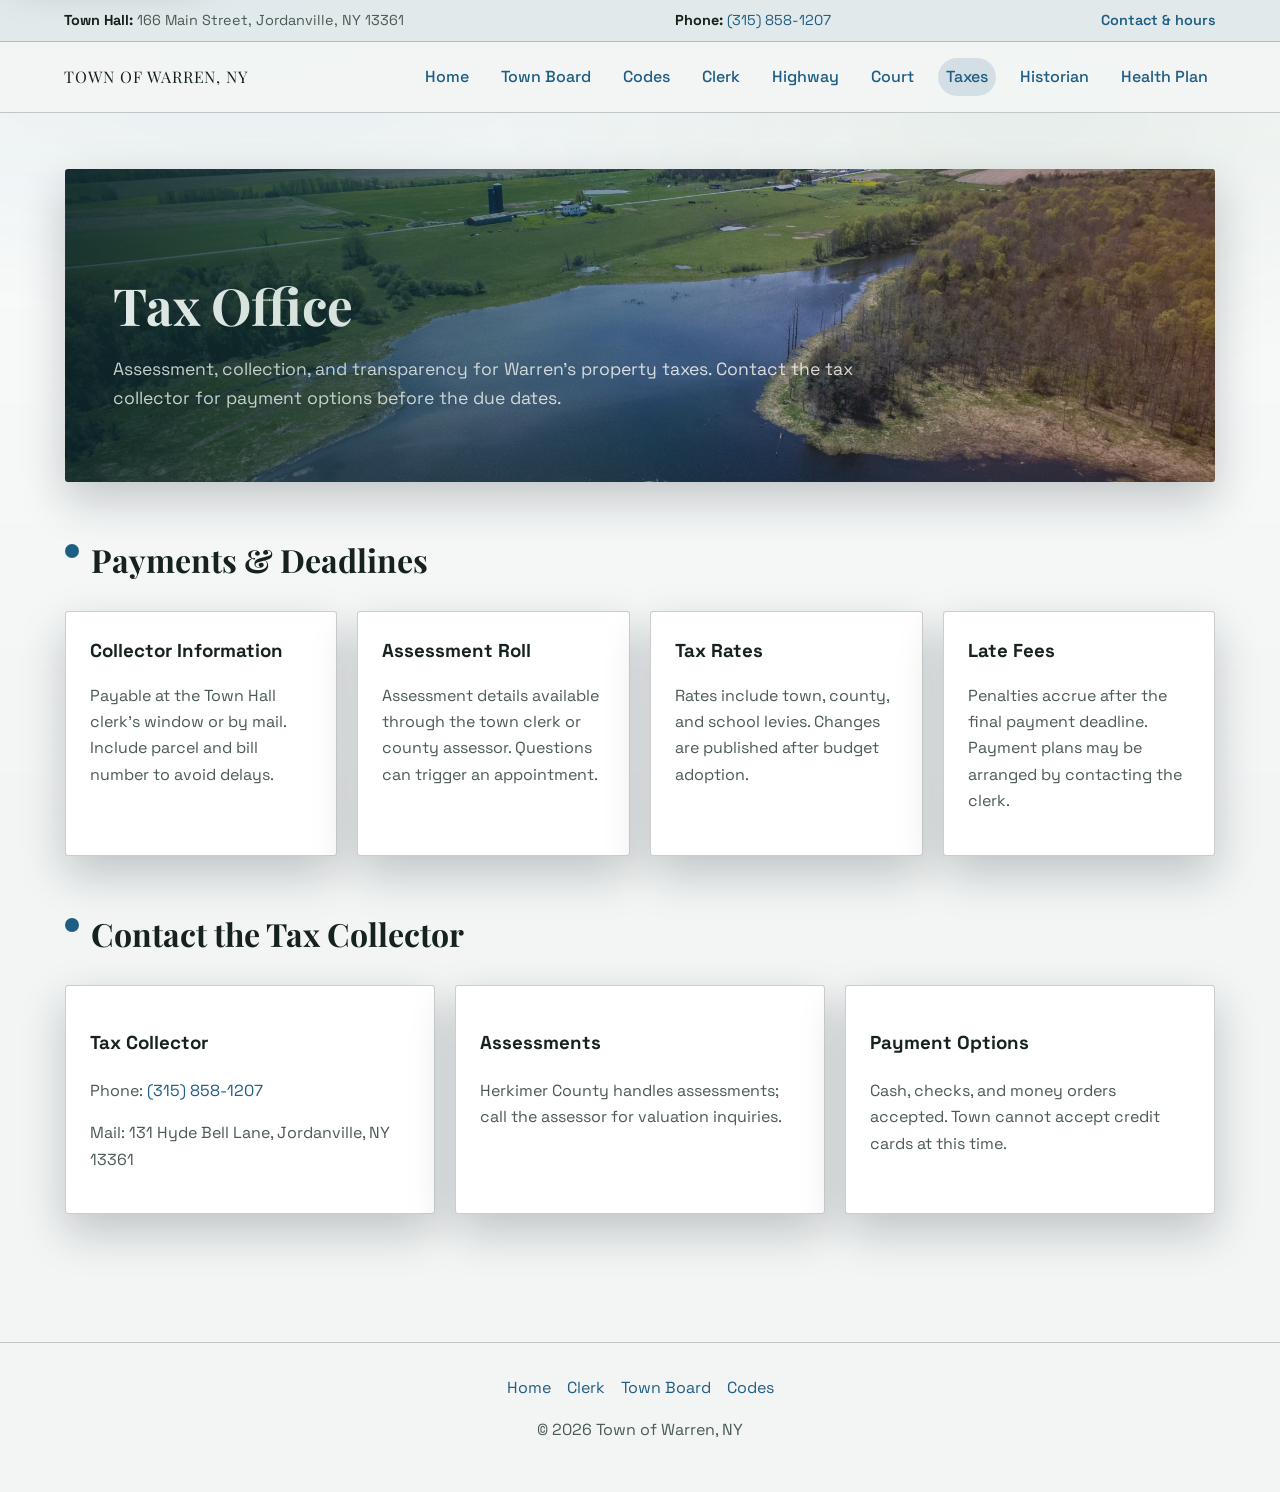
<file: public/tow/taxes.html>
<!DOCTYPE html>
<html lang="en">
<head>
  <meta charset="UTF-8">
  <meta name="viewport" content="width=device-width,initial-scale=1">
  <title>Taxes | Town of Warren v2</title>
  <meta name="description" content="Tax information, assessor contacts, and payment options for the Town of Warren.">

  <link rel="stylesheet" href="assets/css/style.css">
  <link rel="stylesheet" href="assets/css/index-v2.css">
  <link rel="stylesheet" href="assets/css/theme-overrides.css">

  <script src="assets/js/theme-apply.js" defer></script>
</head>
<body>
  <a class="skip-link" href="#main">Skip to main content</a>

  <header>
    <div class="utility-bar" role="region" aria-label="Town contact">
      <div class="utility-inner">
        <span><strong>Town Hall:</strong> 166 Main Street, Jordanville, NY 13361</span>
        <span><strong>Phone:</strong> <a href="tel:+13158581207">(315) 858-1207</a></span>
        <a class="utility-link" href="#contact">Contact &amp; hours</a>
      </div>
    </div>

    <div class="header-inner">
      <div class="brand">Town of Warren, NY</div>
      <button class="menu-toggle" type="button" aria-controls="primary-nav" aria-expanded="false">Menu</button>
      <nav id="primary-nav" aria-label="Primary">
        <div class="nav-links">
          <a href="index.html">Home</a>
          <a href="town-board.html">Town Board</a>
          <a href="codes.html">Codes</a>
          <a href="clerk.html">Clerk</a>
          <a href="highway-dept.html">Highway</a>
          <a href="court.html">Court</a>
          <a href="taxes.html">Taxes</a>
          <a href="historian.html">Historian</a>
          <a href="emergency-health-plan.html">Health Plan</a>
        </div>
      </nav>
    </div>
  </header>

  <main id="main">
    <section class="hero hero--v2" aria-labelledby="hero-title">
      <h1 id="hero-title">Tax Office</h1>
      <p class="hero-subtitle">Assessment, collection, and transparency for Warren’s property taxes. Contact the tax collector for payment options before the due dates.</p>
    </section>

    <section aria-labelledby="payments-title">
      <div class="section-lead">
        <div class="dot"></div>
        <h2 id="payments-title">Payments &amp; Deadlines</h2>
      </div>
      <div class="cards cards--compact">
        <article class="card card--compact">
          <h3>Collector Information</h3>
          <p>Payable at the Town Hall clerk’s window or by mail. Include parcel and bill number to avoid delays.</p>
        </article>
        <article class="card card--compact">
          <h3>Assessment Roll</h3>
          <p>Assessment details available through the town clerk or county assessor. Questions can trigger an appointment.</p>
        </article>
        <article class="card card--compact">
          <h3>Tax Rates</h3>
          <p>Rates include town, county, and school levies. Changes are published after budget adoption.</p>
        </article>
        <article class="card card--compact">
          <h3>Late Fees</h3>
          <p>Penalties accrue after the final payment deadline. Payment plans may be arranged by contacting the clerk.</p>
        </article>
      </div>
    </section>

    <section id="contact" aria-labelledby="contact-title">
      <div class="section-lead">
        <div class="dot"></div>
        <h2 id="contact-title">Contact the Tax Collector</h2>
      </div>
      <div class="contact-grid">
        <article class="contact-card">
          <h3>Tax Collector</h3>
          <p>Phone: <a href="tel:+13158581207">(315) 858-1207</a></p>
          <p>Mail: 131 Hyde Bell Lane, Jordanville, NY 13361</p>
        </article>
        <article class="contact-card">
          <h3>Assessments</h3>
          <p>Herkimer County handles assessments; call the assessor for valuation inquiries.</p>
        </article>
        <article class="contact-card">
          <h3>Payment Options</h3>
          <p>Cash, checks, and money orders accepted. Town cannot accept credit cards at this time.</p>
        </article>
      </div>
    </section>
  </main>

  <footer class="footer">
    <div class="links" aria-label="Footer links">
      <a href="index.html">Home</a>
      <a href="clerk.html">Clerk</a>
      <a href="town-board.html">Town Board</a>
      <a href="codes.html">Codes</a>
    </div>
    <p>© 2026 Town of Warren, NY</p>
  </footer>

  <script src="assets/js/main.js"></script>
  <script src="assets/js/header-menu.js" defer></script>
</body>
</html>
</file>
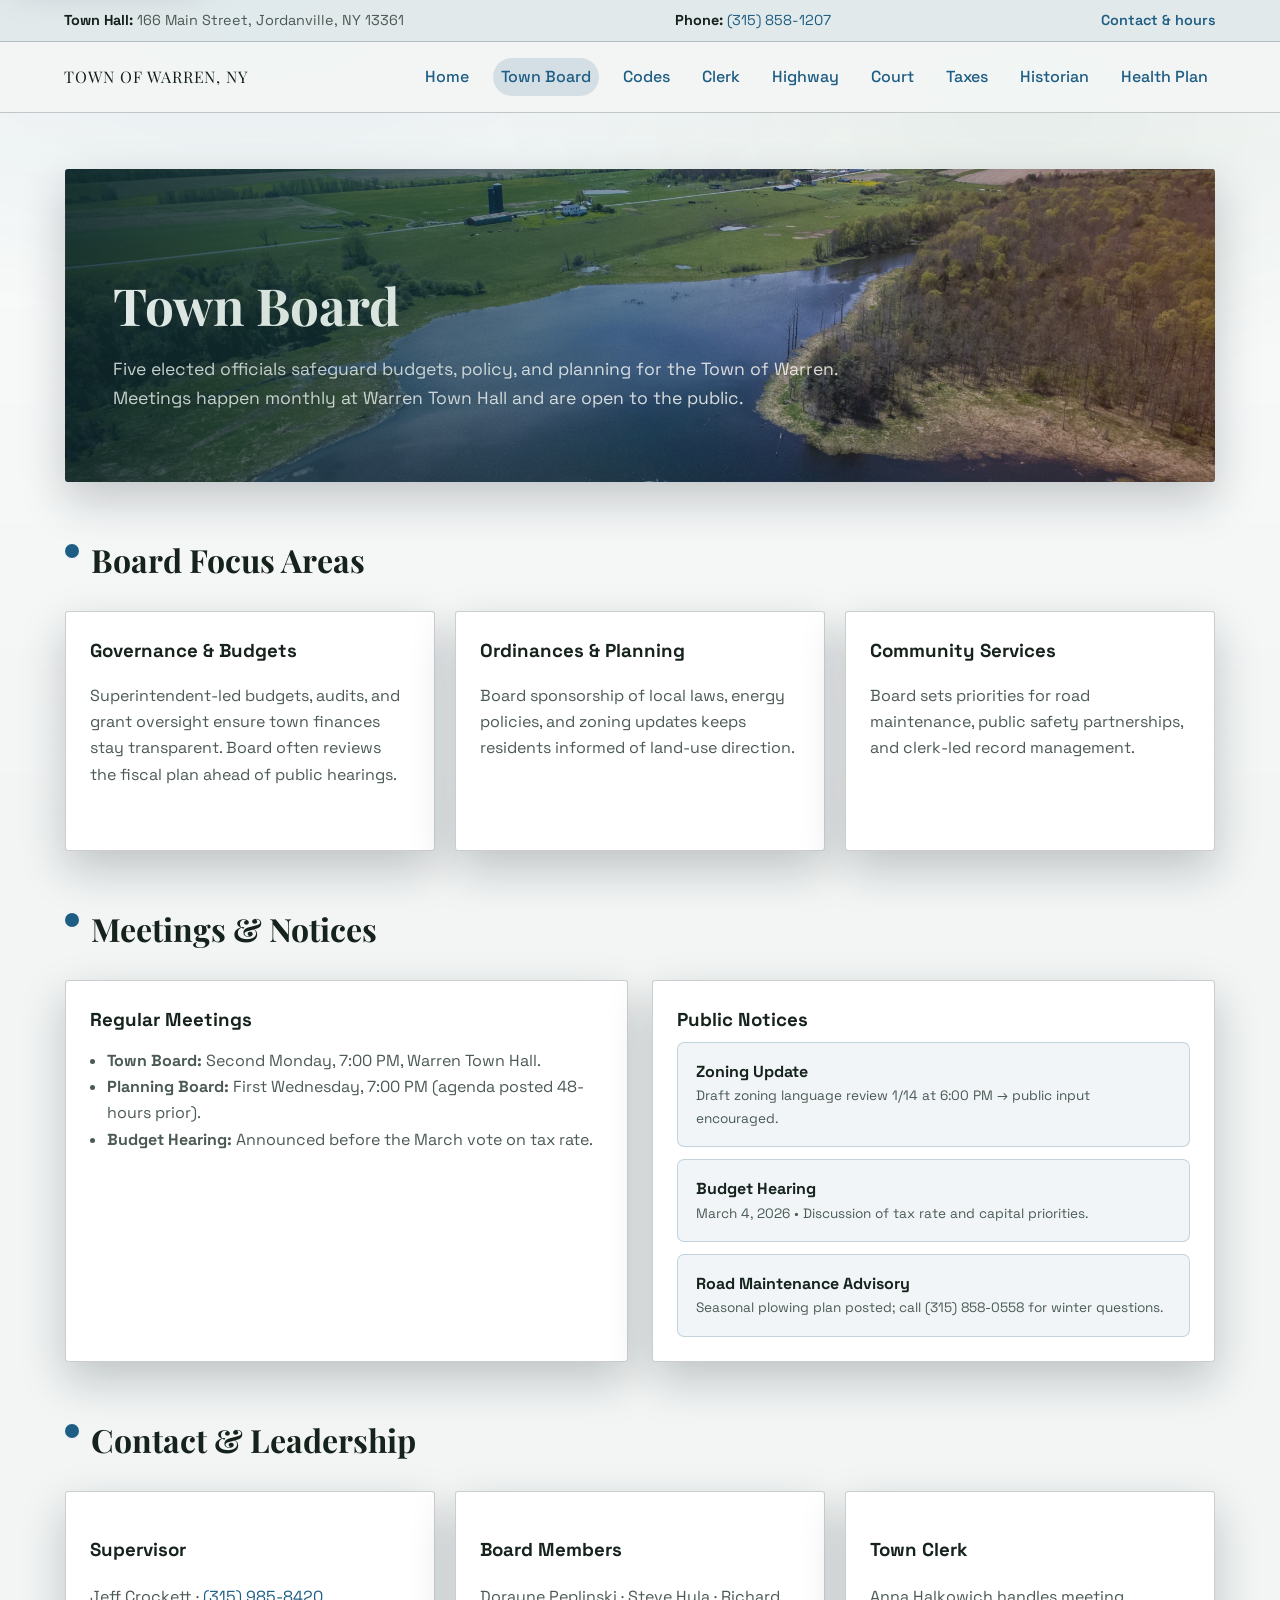
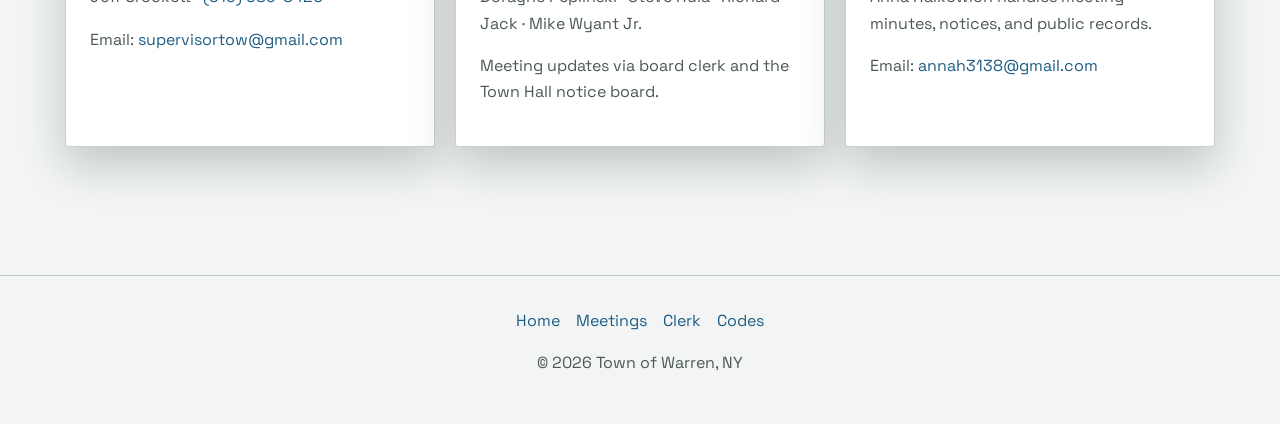
<file: public/tow/town-board.html>
<!DOCTYPE html>
<html lang="en">
<head>
  <meta charset="UTF-8">
  <meta name="viewport" content="width=device-width,initial-scale=1">
  <title>Town Board | Town of Warren v2</title>
  <meta name="description" content="Town Board meeting information, contacts, and transparency resources for the Town of Warren, NY.">

  <link rel="stylesheet" href="assets/css/style.css">
  <link rel="stylesheet" href="assets/css/index-v2.css">
  <link rel="stylesheet" href="assets/css/theme-overrides.css">

  <script src="assets/js/theme-apply.js" defer></script>
</head>
<body>
  <a class="skip-link" href="#main">Skip to main content</a>

  <header>
    <div class="utility-bar" role="region" aria-label="Town contact">
      <div class="utility-inner">
        <span><strong>Town Hall:</strong> 166 Main Street, Jordanville, NY 13361</span>
        <span><strong>Phone:</strong> <a href="tel:+13158581207">(315) 858-1207</a></span>
        <a class="utility-link" href="#contact">Contact &amp; hours</a>
      </div>
    </div>

    <div class="header-inner">
      <div class="brand">Town of Warren, NY</div>
      <button class="menu-toggle" type="button" aria-controls="primary-nav" aria-expanded="false">Menu</button>
      <nav id="primary-nav" aria-label="Primary">
        <div class="nav-links">
          <a href="index.html">Home</a>
          <a href="town-board.html">Town Board</a>
          <a href="codes.html">Codes</a>
          <a href="clerk.html">Clerk</a>
          <a href="highway-dept.html">Highway</a>
          <a href="court.html">Court</a>
          <a href="taxes.html">Taxes</a>
          <a href="historian.html">Historian</a>
          <a href="emergency-health-plan.html">Health Plan</a>
        </div>
      </nav>
    </div>
  </header>

  <main id="main">
    <section class="hero hero--v2" aria-labelledby="hero-title">
      <h1 id="hero-title">Town Board</h1>
      <p class="hero-subtitle">Five elected officials safeguard budgets, policy, and planning for the Town of Warren. Meetings happen monthly at Warren Town Hall and are open to the public.</p>
    </section>

    <section aria-labelledby="focus-title">
      <div class="section-lead">
        <div class="dot"></div>
        <h2 id="focus-title">Board Focus Areas</h2>
      </div>
      <div class="cards">
        <article class="card">
          <h3>Governance &amp; Budgets</h3>
          <p>Superintendent-led budgets, audits, and grant oversight ensure town finances stay transparent. Board often reviews the fiscal plan ahead of public hearings.</p>
        </article>
        <article class="card">
          <h3>Ordinances &amp; Planning</h3>
          <p>Board sponsorship of local laws, energy policies, and zoning updates keeps residents informed of land-use direction.</p>
        </article>
        <article class="card">
          <h3>Community Services</h3>
          <p>Board sets priorities for road maintenance, public safety partnerships, and clerk-led record management.</p>
        </article>
      </div>
    </section>

    <section aria-labelledby="meetings-title" id="meetings">
      <div class="section-lead">
        <div class="dot"></div>
        <h2 id="meetings-title">Meetings &amp; Notices</h2>
      </div>
      <div class="grid grid--2">
        <article class="card">
          <h3>Regular Meetings</h3>
          <ul class="plain-list">
            <li><strong>Town Board:</strong> Second Monday, 7:00 PM, Warren Town Hall.</li>
            <li><strong>Planning Board:</strong> First Wednesday, 7:00 PM (agenda posted 48-hours prior).</li>
            <li><strong>Budget Hearing:</strong> Announced before the March vote on tax rate.</li>
          </ul>
        </article>
        <article class="card">
          <h3>Public Notices</h3>
          <ul class="notice-list">
            <li class="notice">
              <strong>Zoning Update</strong>
              <span>Draft zoning language review 1/14 at 6:00 PM → public input encouraged.</span>
            </li>
            <li class="notice">
              <strong>Budget Hearing</strong>
              <span>March 4, 2026 • Discussion of tax rate and capital priorities.</span>
            </li>
            <li class="notice">
              <strong>Road Maintenance Advisory</strong>
              <span>Seasonal plowing plan posted; call (315) 858-0558 for winter questions.</span>
            </li>
          </ul>
        </article>
      </div>
    </section>

    <section aria-labelledby="contact" id="contact">
      <div class="section-lead">
        <div class="dot"></div>
        <h2 id="contact">Contact &amp; Leadership</h2>
      </div>
      <div class="contact-grid">
        <article class="contact-card">
          <h3>Supervisor</h3>
          <p>Jeff Crockett · <a href="tel:+13159858420">(315) 985-8420</a></p>
          <p>Email: <a href="mailto:supervisortow@gmail.com">supervisortow@gmail.com</a></p>
        </article>
        <article class="contact-card">
          <h3>Board Members</h3>
          <p>Dorayne Peplinski · Steve Hula · Richard Jack · Mike Wyant Jr.</p>
          <p>Meeting updates via board clerk and the Town Hall notice board.</p>
        </article>
        <article class="contact-card">
          <h3>Town Clerk</h3>
          <p>Anna Halkowich handles meeting minutes, notices, and public records.</p>
          <p>Email: <a href="mailto:annah3138@gmail.com">annah3138@gmail.com</a></p>
        </article>
      </div>
    </section>
  </main>

  <footer class="footer">
    <div class="links" aria-label="Footer links">
      <a href="index.html">Home</a>
      <a href="#meetings">Meetings</a>
      <a href="clerk.html">Clerk</a>
      <a href="codes.html">Codes</a>
    </div>
    <p>© 2026 Town of Warren, NY</p>
  </footer>

  <script src="assets/js/main.js"></script>
  <script src="assets/js/header-menu.js" defer></script>
</body>
</html>
</file>
<file: public/css/style.css>
:root{--clr-bg:#030008;--clr-surface:rgba(15,10,30,0.7);--clr-surface-hover:rgba(30,20,60,0.9);--clr-text:#e2e8f0;--clr-text-muted:#94a3b8;--clr-primary:#0077ff;--clr-primary-hover:#0099ff;--clr-accent:#ff0044;--clr-cerulean:#00e5ff;--clr-crimson:#ff003c;--clr-border:rgba(0,229,255,0.2);--font-heading:'Cinzel',serif;--font-body:'Montserrat',sans-serif;--step--1:clamp(0.83rem,0.78rem + 0.23vw,0.96rem);--step-0:clamp(1rem,0.91rem + 0.43vw,1.25rem);--step-1:clamp(1.2rem,1.07rem + 0.63vw,1.56rem);--step-2:clamp(1.44rem,1.26rem + 0.89vw,1.95rem);--step-3:clamp(1.73rem,1.48rem + 1.24vw,2.44rem);--step-4:clamp(2.07rem,1.73rem + 1.70vw,3.05rem);--step-5:clamp(2.49rem,2.03rem + 2.31vw,3.82rem);--step-6:clamp(2.99rem,2.37rem + 3.10vw,4.77rem);--space-sm:clamp(0.5rem,0.4rem + 0.5vw,1rem);--space-md:clamp(1rem,0.8rem + 1vw,2rem);--space-lg:clamp(2rem,1.6rem + 2vw,4rem);--space-xl:clamp(4rem,3.2rem + 4vw,8rem);--container-width:1200px;--border-radius:4px;--transition:all 0.2s cubic-bezier(0.4,0,0.2,1)}*,*::before,*::after{box-sizing:border-box;margin:0;padding:0}@keyframes glitch-texture{0%{text-shadow:1px 0 0 rgba(0,229,255,0.4),-1px 0 0 rgba(255,0,60,0.4);filter:contrast(110%)}20%{text-shadow:-1px 0 0 rgba(0,229,255,0.3),1px 0 0 rgba(255,0,60,0.3)}40%{text-shadow:1px 1px 0 rgba(0,229,255,0.2),-1px -1px 0 rgba(255,0,60,0.2)}60%{text-shadow:0.5px 0 2px rgba(0,229,255,0.5)}80%{text-shadow:-0.5px 0 2px rgba(255,0,60,0.5)}100%{text-shadow:1px 0 0 rgba(0,229,255,0.4),-1px 0 0 rgba(255,0,60,0.4)}}@keyframes shimmer{0%{background-position:0% center}100%{background-position:200% center}}@keyframes scanline{0%{transform:translateY(-100%)}100%{transform:translateY(100%)}}html{scroll-behavior:smooth}body{font-family:var(--font-body);font-size:var(--step-0);line-height:1.6;color:var(--clr-text);background-color:var(--clr-bg);overflow-x:hidden;min-height:100vh}body::after{content:"";position:fixed;top:0;left:0;width:100%;height:2px;background:rgba(0,229,255,0.1);z-index:9999;pointer-events:none;animation:scanline 8s linear infinite}img{max-width:100%;display:block}a{color:var(--clr-cerulean);text-decoration:none;transition:var(--transition)}a:hover{color:var(--clr-primary-hover);text-shadow:0 0 10px var(--clr-cerulean)}h1,h2,h3,h4{font-family:var(--font-heading);line-height:1.1;margin-bottom:var(--space-sm);color:#fff;letter-spacing:-1px}#nebula-canvas{position:fixed;top:0;left:0;width:100vw;height:100vh;z-index:-2;pointer-events:none;background-color:var(--clr-bg)}.nebula-overlay{position:fixed;top:0;left:0;width:100vw;height:100vh;z-index:-1;pointer-events:none;background:radial-gradient(circle at center,transparent 0%,var(--clr-bg) 100%);opacity:0.8}.container{width:100%;max-width:var(--container-width);margin-inline:auto;padding-inline:var(--space-md)}.section{padding-block:var(--space-xl);position:relative;z-index:1}.section-header{text-align:center;max-width:800px;margin-inline:auto;margin-bottom:var(--space-lg)}.section-header h2{font-size:var(--step-4);background:linear-gradient(135deg,#fff 0%,var(--clr-cerulean) 100%);-webkit-background-clip:text;-webkit-text-fill-color:transparent;margin-bottom:var(--space-md)}.eyebrow{display:inline-block;font-size:var(--step--1);text-transform:uppercase;letter-spacing:2px;color:var(--clr-cerulean);margin-bottom:var(--space-sm);padding:0.2rem 1rem;border:1px solid rgba(0,229,255,0.3);border-radius:4px;background:rgba(0,229,255,0.05);box-shadow:0 0 10px rgba(0,229,255,0.1)}.btn{display:inline-flex;align-items:center;justify-content:center;padding:0.8rem 2rem;font-size:var(--step--1);font-weight:600;text-transform:uppercase;letter-spacing:1px;border-radius:var(--border-radius);cursor:pointer;transition:var(--transition);border:1px solid transparent}.btn-primary{background:var(--clr-cerulean);color:var(--clr-bg);box-shadow:4px 4px 0px var(--clr-primary);border-radius:var(--border-radius)}.btn-primary:hover{background:#fff;color:var(--clr-bg);transform:translate(-2px,-2px);box-shadow:6px 6px 0px var(--clr-primary-hover)}.btn-outline{background-color:transparent;color:var(--clr-text);border-color:var(--clr-border);border-radius:var(--border-radius);box-shadow:4px 4px 0px rgba(0,229,255,0.1)}.btn-outline:hover{background-color:var(--clr-surface);border-color:var(--clr-cerulean);color:#fff;box-shadow:6px 6px 0px var(--clr-cerulean)}.btn-sm{padding:0.5rem 1.2rem;font-size:0.8rem}.btn-large{padding:1rem 3rem;font-size:var(--step-0)}.text-link{font-weight:600;text-transform:uppercase;letter-spacing:1px;font-size:var(--step--1);display:inline-flex;align-items:center;gap:0.5rem}.text-link:hover{gap:0.8rem}.main-nav{position:fixed;top:0;left:0;width:100%;z-index:100;padding-block:var(--space-sm);transition:var(--transition);backdrop-filter:blur(10px);-webkit-backdrop-filter:blur(10px);background:rgba(3,0,8,0.5);border-bottom:1px solid rgba(255,255,255,0.05)}.nav-container{display:flex;justify-content:space-between;align-items:center;max-width:var(--container-width);margin-inline:auto;padding-inline:var(--space-md)}.brand img{height:40px;width:auto;opacity:0.9;transition:var(--transition)}.brand:hover img{opacity:1}.nav-links{display:flex;gap:var(--space-md)}.nav-links a{color:var(--clr-text);font-size:var(--step--1);font-weight:600;text-transform:uppercase;letter-spacing:1px}.nav-links a:hover{color:var(--clr-cerulean)}.mobile-menu-toggle{display:none;background:none;border:none;cursor:pointer;padding:0.5rem}.mobile-menu-toggle span{display:block;width:25px;height:2px;background-color:var(--clr-text);margin-bottom:5px;transition:var(--transition)}@media (max-width:768px){.nav-links{display:none}.mobile-menu-toggle{display:block}}.hero{min-height:100vh;display:flex;flex-direction:column;justify-content:center;align-items:center;text-align:center;padding-top:80px}.hero-content{display:flex;flex-direction:column;align-items:center}.hero-title{font-size:var(--step-6);font-weight:700;color:#fff;background:linear-gradient(135deg,#fff 30%,var(--clr-cerulean) 70%,#fff 100%);background-size:200% auto;-webkit-background-clip:text;-webkit-text-fill-color:transparent;margin-bottom:var(--space-sm);position:relative;text-shadow:0.5px 0.5px 0px var(--clr-cerulean),-0.5px -0.5px 0px var(--clr-crimson);animation:glitch-texture 5s infinite alternate ease-in-out,shimmer 10s infinite linear}.bsfa-badge{font-size:0.7rem;text-transform:uppercase;letter-spacing:2px;color:var(--clr-crimson);border:1px solid rgba(255,0,60,0.4);padding:0.3rem 1rem;border-radius:4px;background:rgba(255,0,60,0.1);margin-bottom:var(--space-md);backdrop-filter:blur(5px);box-shadow:0 0 15px rgba(255,0,60,0.15)}.hero-subtitle{font-size:var(--step-2);color:var(--clr-text-muted);max-width:600px;margin-bottom:var(--space-lg);font-style:italic}.hero-actions{display:flex;gap:var(--space-md);flex-wrap:wrap;justify-content:center}.book-grid{display:grid;grid-template-columns:repeat(auto-fit,minmax(280px,1fr));gap:var(--space-lg);margin-bottom:var(--space-xl)}.book-card{background:var(--clr-surface);border:1px solid var(--clr-border);border-radius:var(--border-radius);overflow:hidden;backdrop-filter:blur(10px);-webkit-backdrop-filter:blur(10px);display:flex;flex-direction:column;transition:var(--transition);box-shadow:5px 5px 0px rgba(0,229,255,0.1)}.book-card:hover{transform:translate(-3px,-3px);border-color:var(--clr-cerulean);box-shadow:8px 8px 0px var(--clr-cerulean)}.book-cover{width:100%;aspect-ratio:2 / 3;overflow:hidden;background:#000;position:relative}.book-cover img{width:100%;height:100%;object-fit:cover;transition:transform 0.7s ease}.book-card:hover .book-cover img{transform:scale(1.05)}.book-info{padding:var(--space-md);display:flex;flex-direction:column;flex-grow:1}.book-meta{font-size:0.75rem;text-transform:uppercase;letter-spacing:1px;color:var(--clr-cerulean);margin-bottom:0.5rem}.book-info h3{font-size:var(--step-1);margin-bottom:0.5rem}.book-info p{font-size:var(--step--1);color:var(--clr-text-muted);margin-bottom:var(--space-md);flex-grow:1}.author-central{text-align:center;padding-top:var(--space-md)}.split-layout{display:grid;grid-template-columns:1fr 1fr;gap:var(--space-xl);align-items:center}@media (max-width:992px){.split-layout{grid-template-columns:1fr}}.author-portrait{width:280px;height:380px;border-radius:var(--border-radius);overflow:hidden;border:1px solid var(--clr-crimson);margin-bottom:var(--space-md);box-shadow:10px 10px 0px var(--clr-crimson);position:relative}.author-portrait::after{content:"";position:absolute;top:0;left:0;width:100%;height:100%;background:linear-gradient(to bottom,transparent,rgba(255,0,60,0.2));mix-blend-mode:color-burn}.portrait-img{width:100%;height:100%;object-fit:cover;transition:transform 0.5s ease;filter:contrast(110%) saturate(110%)}.author-portrait:hover .portrait-img{transform:scale(1.05)}.social-links{display:flex;gap:var(--space-sm);flex-wrap:wrap}.social-links a{display:inline-block;padding:0.5rem 1rem;background:rgba(255,255,255,0.05);border-radius:50px;font-size:var(--step--1);border:1px solid rgba(255,255,255,0.1)}.social-links a:hover{background:var(--clr-cerulean);border-color:var(--clr-cerulean);color:var(--clr-bg)}.widget-box{background:var(--clr-surface);border:1px solid var(--clr-border);border-radius:var(--border-radius);padding:var(--space-md);backdrop-filter:blur(10px)}.widget-header h3{font-size:var(--step-1);margin-bottom:var(--space-sm);border-bottom:1px solid var(--clr-border);padding-bottom:0.5rem}.medium-meta{font-size:0.8rem;color:var(--clr-cerulean);margin-bottom:0.25rem}.medium-title{font-size:var(--step-0)!important;margin-bottom:0.5rem!important}.medium-title a{color:#fff}.medium-title a:hover{color:var(--clr-cerulean)}.medium-excerpt{font-size:var(--step--1);color:var(--clr-text-muted);margin-bottom:1.5rem}#medium-latest .button.w-button{display:inline-flex;align-items:center;justify-content:center;padding:0.6rem 1.5rem;font-size:0.8rem;font-weight:600;text-transform:uppercase;letter-spacing:1px;border-radius:var(--border-radius);background-color:var(--clr-crimson);color:#fff;border:none;transition:var(--transition);box-shadow:0 0 10px rgba(255,0,60,0.2)}#medium-latest .button.w-button:hover{background-color:#ff3366;transform:translateY(-2px);box-shadow:0 0 20px rgba(255,0,60,0.4)}.spinner{color:var(--clr-text-muted);font-style:italic;font-size:0.9rem}.footer{border-top:1px solid var(--clr-border);padding-block:var(--space-lg);text-align:center;background:rgba(0,0,0,0.8);position:relative}.footer-logo img{height:50px;margin-inline:auto;margin-bottom:var(--space-md);opacity:0.5;mix-blend-mode:screen}.footer p{color:var(--clr-text-muted);font-size:var(--step--1)}.footer::before{content:"";position:absolute;bottom:100%;left:0;width:100%;height:200px;background:linear-gradient(to top,rgba(3,0,8,1) 0%,transparent 100%),radial-gradient(circle at 80% 0%,rgba(139,92,246,0.1) 0%,transparent 60%);pointer-events:none;z-index:-1}.footer::after{content:"";position:absolute;bottom:100%;left:0;width:100%;height:120px;background:url('data:image/svg+xml;utf8,<svg xmlns="http://www.w3.org/2000/svg" viewBox="0 0 1200 120" preserveAspectRatio="none"><path d="M0 120L40 108C80 96 160 72 240 68C320 64 400 80 480 88C560 96 640 96 720 88C800 80 880 64 960 60C1040 56 1120 64 1160 68L1200 72V120H1160C1120 120 1040 120 960 120C880 120 800 120 720 120C640 120 560 120 480 120C400 120 320 120 240 120C160 120 80 120 40 120H0Z" fill="%23030008" fill-opacity="0.9"/></svg>') repeat-x;background-size:100% 100%;pointer-events:none;z-index:1;opacity:0.5}.fade-up{opacity:0;transform:translateY(30px);transition:opacity 0.8s ease-out,transform 0.8s ease-out}.fade-up.visible{opacity:1;transform:translateY(0)}
</file>
<file: public/css/modern.css>
:root {
  --clr-bg: #030008;
  --clr-surface: rgba(15, 10, 30, 0.7);
  --clr-surface-hover: rgba(30, 20, 60, 0.9);
  --clr-text: #e2e8f0;
  --clr-text-muted: #94a3b8;
  --clr-primary: #0077ff;
  --clr-primary-hover: #0099ff;
  --clr-accent: #ff0044;
  --clr-cerulean: #00e5ff;
  --clr-crimson: #ff003c;
  --clr-border: rgba(0, 229, 255, 0.2);
  --font-heading: 'Cinzel', serif;
  --font-body: 'Montserrat', sans-serif;
  --step--1: clamp(0.83rem, 0.78rem + 0.23vw, 0.96rem);
  --step-0: clamp(1rem, 0.91rem + 0.43vw, 1.25rem);
  --step-1: clamp(1.2rem, 1.07rem + 0.63vw, 1.56rem);
  --step-2: clamp(1.44rem, 1.26rem + 0.89vw, 1.95rem);
  --step-3: clamp(1.73rem, 1.48rem + 1.24vw, 2.44rem);
  --step-4: clamp(2.07rem, 1.73rem + 1.70vw, 3.05rem);
  --step-5: clamp(2.49rem, 2.03rem + 2.31vw, 3.82rem);
  --step-6: clamp(2.99rem, 2.37rem + 3.10vw, 4.77rem);
  --space-sm: clamp(0.5rem, 0.4rem + 0.5vw, 1rem);
  --space-md: clamp(1rem, 0.8rem + 1vw, 2rem);
  --space-lg: clamp(2rem, 1.6rem + 2vw, 4rem);
  --space-xl: clamp(4rem, 3.2rem + 4vw, 8rem);
  --container-width: 1200px;
  --border-radius: 4px;
  --transition: all 0.2s cubic-bezier(0.4, 0, 0.2, 1);
}

@font-face {
  font-family: 'Cinzel';
  src: url('../fonts/Cinzel/Cinzel-VariableFont_wght.ttf') format('truetype');
  font-weight: 400 900;
  font-style: normal;
  font-display: swap;
}

@font-face {
  font-family: 'Montserrat';
  src: url('../fonts/Montserrat/Montserrat-VariableFont_wght.ttf') format('truetype');
  font-weight: 100 900;
  font-style: normal;
  font-display: swap;
}

@font-face {
  font-family: 'Montserrat';
  src: url('../fonts/Montserrat/Montserrat-Italic-VariableFont_wght.ttf') format('truetype');
  font-weight: 100 900;
  font-style: italic;
  font-display: swap;
}

/* Glassmorphism & Modern FX */
.book-card {
  background: rgba(15, 10, 30, 0.4) !important;
  backdrop-filter: blur(8px);
  -webkit-backdrop-filter: blur(8px);
  border: 1px solid rgba(0, 229, 255, 0.1) !important;
  box-shadow: 0 10px 30px rgba(0, 0, 0, 0.3);
  transition: transform 0.4s var(--transition), border-color 0.4s var(--transition), box-shadow 0.4s var(--transition) !important;
  overflow: hidden;
}

@media (hover: hover) {
  .book-card:hover {
    transform: translateY(-10px) scale(1.02);
    border-color: var(--clr-cerulean) !important;
    box-shadow: 0 20px 40px rgba(0, 229, 255, 0.15);
  }

  .book-card:hover .book-cover img {
    transform: scale(1.08);
  }
}

.btn-primary {
  position: relative;
  overflow: hidden;
  box-shadow: 0 0 15px rgba(0, 119, 255, 0.3);
}

.btn-primary::after {
  content: '';
  position: absolute;
  top: -50%;
  left: -50%;
  width: 200%;
  height: 200%;
  background: linear-gradient(45deg, transparent, rgba(0, 229, 255, 0.2), transparent);
  transform: rotate(45deg);
  transition: 0.5s;
}

.btn-primary:hover::after {
  left: 100%;
}

.hero-title {
  text-transform: uppercase;
  letter-spacing: 0.1em;
  background: linear-gradient(to bottom, #fff 0%, #cbd5e1 100%);
  -webkit-background-clip: text;
  -webkit-text-fill-color: transparent;
  filter: drop-shadow(0 0 10px rgba(255, 255, 255, 0.1));
}

@media screen and (max-width: 768px) {
  .hero-title {
    font-size: clamp(3rem, 15vw, 4rem) !important;
  }
}
</file>
<file: public/glass-bridge/styles.css>
:root{--navy:#142e3d;--teal:#11675f;--ink:#213b47;--muted:#536974;--line:#d9e3e4;--paper:#f6f8f6;--mint:#e9f3ed;--white:#fff;font-family:Arial,Helvetica,sans-serif;color:var(--ink);background:var(--paper);font-size:16px}
*{box-sizing:border-box}body{margin:0}button,input,select{font:inherit}button,a,input,select,summary{-webkit-tap-highlight-color:transparent}button{cursor:pointer}button:focus-visible,a:focus-visible,input:focus-visible,select:focus-visible,summary:focus-visible{outline:3px solid #bf741b;outline-offset:4px}a{color:var(--teal);text-underline-offset:4px}button{min-height:46px}h1,h2,h3,p{margin:0}h2{font-size:22px;line-height:1.3;letter-spacing:-.5px}h3{font-size:19px;line-height:1.35;letter-spacing:-.3px}p{line-height:1.55}.site-header{max-width:1280px;margin:auto;padding:28px 48px;display:flex;justify-content:space-between;align-items:center;border-bottom:1px solid var(--line)}.brand{display:flex;gap:12px;align-items:center;font-size:23px;font-weight:700;letter-spacing:-.8px}.brand-icon{display:grid;place-items:center;background:var(--navy);color:#bce1d8;width:44px;height:44px;border-radius:12px;font-size:38px}.brand-caption{display:block;font-size:11px;letter-spacing:1px;font-weight:400;margin-top:5px;color:var(--muted)}.demo-tag{border:1px solid #c5d9d2;border-radius:30px;padding:9px 14px;background:var(--mint);color:#215c4c;font-size:12px;font-weight:700;white-space:nowrap}.demo-tag span{font-size:8px;margin-right:5px}main{max-width:1280px;margin:auto;padding:0 48px}.intro{display:flex;align-items:center;justify-content:space-between;padding:48px 0 36px;gap:24px}.eyebrow{font-size:10px;font-weight:700;letter-spacing:1.7px;color:var(--teal);margin-bottom:14px}h1{font-size:60px;font-weight:500;line-height:1.03;letter-spacing:-2.8px;color:var(--navy)}.lede{margin-top:22px;color:var(--muted);font-size:17px;line-height:1.6}.bridge-art{width:300px;height:230px;position:relative;margin-right:36px;flex-shrink:0}.pane{position:absolute;width:105px;height:160px;border-radius:12px;transform:skewY(-18deg);border:1px solid #8db3ad;box-shadow:12px 14px 30px #214d4520;background:linear-gradient(135deg,#ffffffb0,#7bac9b70)}.pane-one{left:20px;top:52px}.pane-two{left:94px;top:30px;background:linear-gradient(135deg,#f4fffad0,#437c7870)}.pane-three{left:168px;top:8px;background:linear-gradient(135deg,#effffaaa,#24646980)}.bridge-art span{position:absolute;bottom:0;left:26px;font-size:9px;color:var(--muted);letter-spacing:2px}.notice{display:flex;gap:12px;border:1px solid #d9e3de;background:#edf3ee;border-radius:10px;padding:14px 18px;font-size:12px;align-items:center}.notice>span{font-size:20px;color:var(--teal)}.notice strong{font-weight:700}.workspace{margin-top:32px;display:grid;grid-template-columns:324px minmax(0,1fr);gap:32px;align-items:start}.lookup-panel{background:var(--white);padding:26px;border:1px solid var(--line);border-radius:16px}.lookup-panel h2{font-size:22px;max-width:240px}.direction{display:flex;background:#edf2f2;padding:4px;border-radius:10px;gap:4px;margin-top:22px}.direction button{flex:1;border:0;background:transparent;border-radius:7px;font-size:12px;font-weight:700;padding:10px 8px;color:var(--muted);display:flex;justify-content:space-between;align-items:center;gap:5px}.direction button[aria-pressed=true]{background:var(--navy);color:white;box-shadow:0 3px 7px #142e3d15}.hint{font-size:12px;color:var(--muted);margin:14px 0 24px}.source-card{border-top:1px solid var(--line);padding-top:24px}.role-pill{display:inline-flex;align-items:center;background:var(--mint);border:1px solid #cfe0d7;color:#215c4c;border-radius:6px;padding:5px 8px;font-size:10px;font-weight:700;letter-spacing:.3px}.role-pill.need{background:#edf0f9;border-color:#d7dfef;color:#3f5478}.source-card h3{font-size:23px;margin-top:14px;line-height:1.2}.location{font-size:12px;color:var(--muted);margin-top:8px}.material-block{background:var(--paper);padding:16px;border-radius:9px;margin-top:20px}.field-label{font-size:10px;font-weight:700;color:var(--muted);letter-spacing:1px;text-transform:uppercase}.material-block strong{display:block;font-size:15px;margin:8px 0}.material-block p{font-size:12px;color:var(--muted)}.source-facts{display:grid;grid-template-columns:1fr 1fr;gap:16px;margin:20px 0 0}.source-facts dd{margin:7px 0 0;font-size:13px}.scope-note{display:flex;gap:8px;margin-top:24px;color:var(--muted);font-size:11px}.tiny-dot{background:#80aa98;border-radius:50%;width:6px;height:6px;flex-shrink:0;margin-top:6px}.results-heading{display:flex;align-items:center;justify-content:space-between;gap:16px;padding:4px 0 0}.results-heading .eyebrow{margin-bottom:10px}.results-heading h2{font-size:28px}.filter-toggle{border:1px solid var(--line);border-radius:8px;background:white;font-size:12px;padding:10px 14px;color:var(--ink);white-space:nowrap}.filter-toggle span{margin-left:10px}.filter-toggle[aria-expanded=true]{background:var(--mint);border-color:#8db3ad}#filters{margin-top:20px;background:white;padding:20px;border:1px solid var(--line);border-radius:12px}.filter-grid{display:grid;grid-template-columns:1fr 1fr;gap:16px}.filter-grid label{font-size:11px;font-weight:700;display:flex;flex-direction:column;gap:8px}input,select{min-width:0;width:100%;min-height:46px;border:1px solid #b8c9cb;border-radius:7px;background:white;color:var(--ink);padding:10px;font-size:13px}.filter-footer{display:flex;align-items:center;justify-content:space-between;gap:12px;margin-top:12px}.filter-footer p{font-size:10px;color:var(--muted)}.text-button{border:0;background:transparent;color:var(--teal);font-size:12px;font-weight:700;padding:8px;white-space:nowrap;text-decoration:underline;text-underline-offset:4px}.results-meta{display:flex;align-items:center;justify-content:space-between;gap:12px;margin:22px 0 14px;font-size:11px;color:var(--muted)}.results-meta p{font-weight:700;color:var(--ink)}#results{display:grid;gap:14px}.candidate{background:white;border:1px solid var(--line);border-radius:12px;padding:22px 24px;transition:border-color .15s}.candidate:hover{border-color:#91b4ae}.card-top{display:flex;justify-content:space-between;gap:12px;align-items:start}.business-heading{display:flex;gap:12px;align-items:start;min-width:0}.monogram{display:grid;place-items:center;flex-shrink:0;width:40px;height:40px;border:1px solid #dae6e0;border-radius:10px;background:#f0f5f1;color:var(--teal);font-size:12px;font-weight:700}.card-top .role-pill{white-space:nowrap}.card-facts{display:grid;grid-template-columns:1.2fr 1fr 1fr;gap:12px;margin:22px 0 18px}.card-facts dd{margin:7px 0 0;font-size:12px;line-height:1.4}.reasons{border-top:1px solid #e8eeee;padding-top:14px;font-size:11px;color:var(--teal);line-height:1.7}.reasons strong{font-size:10px}.card-bottom{display:flex;justify-content:space-between;align-items:center;gap:12px;margin-top:10px}.staff-tag{font-size:10px;color:#726137;background:#f6f2e7;padding:6px 8px;border-radius:5px}.candidate details{margin-top:12px;font-size:12px;color:var(--muted)}summary{cursor:pointer;min-height:44px;display:flex;align-items:center;color:var(--teal);font-weight:700}summary::before{content:'＋';margin-right:6px}details[open] summary::before{content:'−'}.detail-body{border-left:2px solid #9abcac;padding:0 0 0 12px;line-height:1.7}.review-note{display:flex;gap:14px;margin-top:20px;font-size:11px;color:var(--muted);padding:0 4px}.review-note>span{font-size:24px;color:var(--teal)}.review-note strong{color:var(--ink)}.reference-note{margin:40px 0 36px;border-top:1px solid var(--line);padding-top:28px;max-width:700px}.reference-note h2{font-size:20px}.reference-note p:not(.eyebrow){font-size:12px;color:var(--muted);margin:10px 0}.reference-note a{font-size:12px;display:inline-flex;align-items:center;min-height:44px}footer{border-top:1px solid var(--line);max-width:1184px;margin:auto;padding:24px 0;display:flex;flex-wrap:wrap;justify-content:space-between;gap:16px;font-size:10px;color:var(--muted)}footer a{min-height:44px;display:inline-flex;align-items:center}footer span{display:flex;align-items:center}.empty{border:1px dashed #acc3bd;border-radius:12px;padding:36px 24px;text-align:center;background:#f0f5f1}.empty h3{font-size:21px}.empty p{font-size:13px;color:var(--muted);margin:12px auto;max-width:340px}.empty button{background:var(--navy);color:white;border:0;border-radius:8px;padding:12px 18px;font-size:13px}.skip{position:absolute;top:8px;left:8px;transform:translateY(-160%);padding:12px;background:white;z-index:2}.skip:focus{transform:none}[hidden]{display:none!important}
@media(min-width:1450px){.intro{padding-top:60px;padding-bottom:44px}.workspace{gap:40px;grid-template-columns:340px minmax(0,1fr)}}
@media(max-width:1000px){main{padding:0 28px}.site-header{padding:24px 28px}.workspace{grid-template-columns:290px minmax(0,1fr);gap:22px}.lookup-panel{padding:22px}.bridge-art{margin-right:0;transform:scale(.85);transform-origin:right}.candidate{padding:20px}.results-heading{flex-wrap:wrap}.results-meta{flex-wrap:wrap;gap:5px}.card-top{flex-wrap:wrap}.card-facts{grid-template-columns:1fr 1fr}.card-facts>div:last-child{grid-column:1/-1}footer{margin:0 28px}}
@media(max-width:720px){.site-header{padding:20px}.brand{font-size:21px;gap:9px}.brand-icon{width:36px;height:36px;font-size:30px}.brand-caption{font-size:9px;letter-spacing:.5px}.demo-tag{font-size:10px;padding:8px 10px}main{padding:0 20px}.intro{padding:32px 0 26px}.intro .eyebrow{font-size:9px;letter-spacing:1.5px}h1{font-size:44px;letter-spacing:-1.9px;line-height:1.06}.lede{font-size:14px;margin-top:18px}.desktop-break{display:none}.bridge-art{display:none}.notice{font-size:11px;align-items:start;padding:12px;gap:9px}.notice>span{font-size:18px}.workspace{grid-template-columns:minmax(0,1fr);margin-top:24px;gap:30px}.lookup-panel{padding:22px}.lookup-panel h2{max-width:none}.direction button{font-size:13px;padding:12px}.hint{margin-bottom:20px}.source-card{padding-top:20px}.source-card h3{font-size:24px}.source-facts{margin-top:16px}.material-block{margin-top:16px}.scope-note{margin-top:18px}.results-heading{flex-wrap:nowrap;align-items:center;gap:8px}.results-heading .eyebrow{font-size:8px;letter-spacing:1px}.results-heading h2{font-size:24px}.filter-toggle{font-size:11px;padding:8px 10px}.filter-toggle span{margin-left:3px}.results-meta{margin-top:18px;margin-bottom:14px}.candidate{padding:20px}.card-top{gap:12px}.business-heading{gap:10px}h3{font-size:18px}.card-facts{margin-top:20px;grid-template-columns:1fr 1fr;gap:16px}.card-facts>div:last-child{grid-column:1/-1}.card-bottom{margin-top:12px}.candidate details{margin-top:8px}.filter-grid{grid-template-columns:1fr}#filters{padding:18px}.filter-footer{align-items:start}.reference-note{margin-top:32px}footer{margin:0 20px;padding:18px 0;gap:6px;flex-direction:column;align-items:start}footer span{min-height:26px}}
@media(prefers-reduced-motion:reduce){*{transition:none!important}}
</file>
<file: public/tow/assets/css/style.css>
@import url('https://fonts.googleapis.com/css2?family=Playfair+Display:wght@500;600&family=Space+Grotesk:wght@400;500;600&display=swap');

:root {
  color-scheme: light;
  --bg: #f2f5f4;
  --bg-card: #ffffff;
  --text: #16221c;
  --muted: #4b5a53;

  /* Natural municipal palette: lake + field + clay */
  --lake: #1f5e84;
  --field: #2f6b4f;
  --clay: #b0643b;

  /* Primary accent is lake (links, indicators). */
  --accent: var(--lake);
  --accent-muted: #2f7da6;
  --accent-soft: rgba(31, 94, 132, 0.14);
  --accent-border: rgba(31, 94, 132, 0.22);
  --clay-soft: rgba(176, 100, 59, 0.14);

  --border-alpha: 0.10;
  --border: rgba(22, 34, 28, var(--border-alpha));

  --shadow-alpha: 0.12;
  --shadow: 0 18px 45px rgba(15, 25, 35, var(--shadow-alpha));

  --radius-lg: 1.25rem;
  --radius-md: 0.95rem;
  --radius-sm: 0.8rem;
  --radius: var(--radius-lg);

  --section-gap: 3rem;
  --page-pad-x: 1.5rem;
  --page-pad-y: 2rem;
  --card-pad: 1.5rem;
  --max-width: 1200px;
}

.theme-shadows-off {
  --shadow: none;
}

* {
  box-sizing: border-box;
}

body {
  margin: 0;
  font-family: 'Space Grotesk', 'Inter', system-ui, sans-serif;
  background: var(--bg);
  color: var(--text);
  line-height: 1.65;
  min-height: 100vh;
}

body::before {
  content: '';
  position: fixed;
  inset: 0;
  z-index: -1;
  background:
    radial-gradient(1200px 600px at 20% 0%, rgba(31, 94, 132, 0.10), transparent 55%),
    radial-gradient(900px 500px at 80% 10%, rgba(47, 107, 79, 0.10), transparent 60%),
    linear-gradient(180deg, rgba(255, 255, 255, 0.65), rgba(255, 255, 255, 0));
  pointer-events: none;
}

img {
  max-width: 100%;
  display: block;
}

a {
  color: var(--accent);
  text-decoration: none;
}

a:hover {
  color: var(--accent-muted);
}

:focus-visible {
  outline: 3px solid rgba(47, 125, 166, 0.55);
  outline-offset: 3px;
}

header {
  position: sticky;
  top: 0;
  z-index: 20;
  background: rgba(242, 245, 244, 0.96);
  backdrop-filter: blur(10px);
  border-bottom: 1px solid var(--border);
}

.header-inner {
  max-width: var(--max-width);
  margin: 0 auto;
  padding: 1rem 1.5rem;
  display: flex;
  align-items: center;
  justify-content: space-between;
}

.brand {
  font-family: 'Playfair Display', 'Times New Roman', serif;
  letter-spacing: 0.06em;
  text-transform: uppercase;
  font-size: 1rem;
}

nav {
  display: flex;
  gap: 1rem;
  flex-wrap: wrap;
}

nav button {
  display: none;
}

.nav-links {
  display: flex;
  gap: 1rem;
  flex-wrap: wrap;
}

.nav-links a {
  font-weight: 500;
  padding: 0.35rem 0.5rem;
  border-radius: 999px;
  transition: background 0.2s ease;
}

.nav-links a:hover,
nav .active {
  background: var(--accent-soft);
}

main {
  max-width: var(--max-width);
  margin: 0 auto;
  padding: var(--page-pad-y) var(--page-pad-x) 4rem;
}

.hero {
  color: #ffffff;
  background:
    linear-gradient(110deg, rgba(11, 32, 41, 0.82), rgba(31, 94, 132, 0.20) 65%, rgba(176, 100, 59, 0.16)),
    url('../img/Aerial-6.jpg');
  background-size: cover;
  background-position: center;
  border-radius: var(--radius);
  padding: 3rem;
  position: relative;
  overflow: hidden;
  box-shadow: var(--shadow);
}

.hero::after {
  content: '';
  position: absolute;
  inset: 0;
  background:
    radial-gradient(circle at top right, rgba(176, 100, 59, 0.32), transparent 52%),
    radial-gradient(circle at 20% 10%, rgba(47, 107, 79, 0.24), transparent 56%);
  pointer-events: none;
}

.hero h1 {
  font-family: 'Playfair Display', serif;
  font-size: clamp(2.8rem, 4vw, 3.8rem);
  margin-bottom: 0.5rem;
}

.hero p {
  margin-top: 0;
  color: rgba(255, 255, 255, 0.86);
}

.hero p a {
  color: rgba(255, 255, 255, 0.92);
  text-decoration: underline;
  text-underline-offset: 3px;
}

.hero p a:hover {
  color: rgba(255, 255, 255, 1);
}

.grid {
  display: grid;
  gap: 1.5rem;
}

.stats {
  margin-top: calc(var(--section-gap) - 1rem);
  display: grid;
  grid-template-columns: repeat(auto-fit, minmax(160px, 1fr));
  gap: 1rem;
}

.stats .stat {
  background: var(--bg-card);
  padding: 1.25rem;
  border-radius: var(--radius);
  border: 1px solid var(--border);
  box-shadow: var(--shadow);
}

.stats .stat h3 {
  margin: 0 0 0.3rem;
  font-size: 0.9rem;
  letter-spacing: 0.06em;
  text-transform: uppercase;
  color: var(--muted);
}

.stats .stat strong {
  font-size: 1.8rem;
}

section {
  margin-top: var(--section-gap);
}

.scenery-grid {
  display: grid;
  grid-template-columns: repeat(12, 1fr);
  gap: 1rem;
  margin-top: 1.25rem;
}

.scenery {
  grid-column: span 4;
  margin: 0;
  border-radius: var(--radius-md);
  overflow: hidden;
  border: 1px solid var(--border);
  box-shadow: var(--shadow);
  background: #fff;
}

.scenery img {
  width: 100%;
  height: 220px;
  object-fit: cover;
}

.scenery figcaption {
  padding: 0.9rem 1rem;
  color: var(--muted);
  font-size: 0.95rem;
}

@media (max-width: 900px) {
  .scenery {
    grid-column: span 12;
  }
  .scenery img {
    height: 200px;
  }
}

section h2 {
  font-family: 'Playfair Display', serif;
  font-size: 2rem;
  margin-bottom: 0.5rem;
}

.page-hero {
  background:
    linear-gradient(110deg, rgba(255, 255, 255, 0.92), rgba(255, 255, 255, 0.72)),
    url('../img/Aerial-4.jpg');
  background-size: cover;
  background-position: center;
  border-radius: var(--radius-lg);
  padding: calc(var(--card-pad) + 0.3rem) calc(var(--card-pad) + 0.5rem);
  border: 1px solid var(--border);
  box-shadow: var(--shadow);
}

.page-hero p {
  max-width: 70ch;
}

section p {
  color: var(--muted);
}

.cards {
  display: grid;
  grid-template-columns: repeat(auto-fit, minmax(220px, 1fr));
  gap: 1.25rem;
}

.card {
  background: var(--bg-card);
  border-radius: var(--radius-lg);
  padding: var(--card-pad);
  border: 1px solid var(--border);
  box-shadow: var(--shadow);
  min-height: 240px;
}

.card h3 {
  margin-top: 0;
  margin-bottom: 0.4rem;
}

.notice-list {
  list-style: none;
  padding: 0;
  margin: 0;
  display: grid;
  gap: 0.75rem;
}

.notice {
  display: flex;
  flex-direction: column;
  padding: 1rem 1.1rem;
  border-radius: var(--radius-md);
  background: rgba(31, 94, 132, 0.06);
  border: 1px solid var(--accent-border);
}

.notice span {
  font-size: 0.85rem;
  color: var(--muted);
}

.footer {
  margin-top: 4rem;
  padding: 2rem 0;
  border-top: 1px solid var(--border);
  text-align: center;
  color: var(--muted);
}

.docs-grid {
  display: grid;
  gap: 1.5rem;
}

.doc-bucket {
  background: var(--bg-card);
  border-radius: var(--radius-lg);
  padding: var(--card-pad);
  border: 1px solid var(--border);
  box-shadow: var(--shadow);
}

.doc-bucket h3 {
  margin: 0 0 0.25rem;
}

.doc-bucket p {
  margin: 0;
  color: var(--muted);
  font-size: 0.95rem;
}

.doc-section {
  margin-top: 1rem;
}

.doc-section h4 {
  margin: 0;
  font-size: 1rem;
  color: var(--muted);
  letter-spacing: 0.08em;
  text-transform: uppercase;
}

.doc-items {
  margin-top: 0.5rem;
  display: grid;
  gap: 0.65rem;
}

.doc-item {
  display: grid;
  grid-template-columns: 1fr auto;
  align-items: center;
  padding: 0.85rem 1rem;
  background: #fff;
  border-radius: var(--radius-md);
  border: 1px solid var(--border);
  box-shadow: var(--shadow);
  font-weight: 500;
}

.doc-item small {
  color: var(--muted);
  font-size: 0.8rem;
  justify-self: flex-end;
}

.section-lead {
  display: flex;
  align-items: center;
  gap: 0.75rem;
  margin-bottom: 1rem;
}

.section-lead .dot {
  width: 14px;
  height: 14px;
  border-radius: 50%;
  background: var(--accent);
}

.contact-grid {
  display: grid;
  grid-template-columns: repeat(auto-fit, minmax(220px, 1fr));
  gap: 1.25rem;
}

.contact-card {
  background: var(--bg-card);
  border-radius: var(--radius-lg);
  padding: var(--card-pad);
  border: 1px solid var(--border);
  box-shadow: var(--shadow);
}

footer .links {
  display: flex;
  justify-content: center;
  gap: 1rem;
  flex-wrap: wrap;
  margin-bottom: 0.5rem;
}

@media (max-width: 900px) {
  .hero {
    padding: 2rem;
  }
  nav {
    flex-direction: column;
  }
  .nav-links {
    flex-direction: column;
  }
}
</file>
<file: public/tow/assets/css/index-v2.css>
/* V2 homepage: guideline-focused layout enhancements */

.skip-link {
  position: absolute;
  left: 0.75rem;
  top: 0.75rem;
  padding: 0.6rem 0.8rem;
  background: #ffffff;
  border: 2px solid var(--accent);
  border-radius: 0.75rem;
  box-shadow: var(--shadow);
  transform: translateY(-200%);
  transition: transform 0.2s ease;
  z-index: 100;
}

.skip-link:focus {
  transform: translateY(0);
}

.utility-bar {
  background: rgba(31, 94, 132, 0.08);
  border-bottom: 1px solid var(--border);
}

.utility-inner {
  max-width: var(--max-width);
  margin: 0 auto;
  padding: 0.55rem 1.5rem;
  display: flex;
  align-items: center;
  justify-content: space-between;
  gap: 1rem;
  flex-wrap: wrap;
  font-size: 0.9rem;
  color: var(--muted);
}

.utility-inner strong {
  color: var(--text);
}

.utility-link {
  font-weight: 600;
}

.menu-toggle {
  display: none;
  background: rgba(255, 255, 255, 0.92);
  border: 1px solid rgba(31, 94, 132, 0.3);
  border-radius: 999px;
  padding: 0.4rem 1rem;
  font-weight: 600;
  color: rgba(11, 32, 41, 0.9);
  cursor: pointer;
  transition: background 0.2s ease, transform 0.2s ease;
}

.menu-toggle:hover,
.menu-toggle:focus-visible {
  background: #ffffff;
  transform: translateY(-1px);
}

.header-inner.is-collapsible {
  flex-wrap: wrap;
  align-items: flex-start;
  gap: 0.75rem;
}

.header-inner.is-collapsible nav {
  width: 100%;
}

.header-inner.is-collapsible .menu-toggle {
  display: inline-flex;
}

.header-inner.is-collapsible .nav-links {
  display: flex;
  flex-direction: column;
  gap: 0.35rem;
  max-height: 0;
  overflow: hidden;
  transition: max-height 0.3s ease;
}

.header-inner.is-collapsible .nav-links.expanded {
  max-height: 600px;
}

.hero--v2 {
  padding: 3.2rem 3rem;
}

.hero-subtitle {
  font-size: 1.1rem;
  max-width: 70ch;
}

.hero-actions {
  display: flex;
  flex-wrap: wrap;
  gap: 0.75rem;
  margin: 1.25rem 0 0.75rem;
}

.button {
  display: inline-flex;
  align-items: center;
  justify-content: center;
  padding: 0.65rem 1rem;
  border-radius: 999px;
  border: 1px solid rgba(255, 255, 255, 0.35);
  background: rgba(255, 255, 255, 0.10);
  color: rgba(255, 255, 255, 0.95);
  font-weight: 600;
  text-decoration: none;
  transition: transform 0.15s ease, background 0.15s ease;
}

.button:hover {
  transform: translateY(-1px);
  background: rgba(255, 255, 255, 0.16);
  color: rgba(255, 255, 255, 1);
}

.button.primary {
  background: rgba(255, 255, 255, 0.92);
  color: rgba(11, 32, 41, 0.95);
  border-color: rgba(255, 255, 255, 0.92);
}

.button.primary:hover {
  background: #ffffff;
  color: rgba(11, 32, 41, 1);
}

.small-note {
  font-size: 0.9rem;
  color: var(--muted);
  max-width: 80ch;
}

.hero .small-note {
  color: rgba(255, 255, 255, 0.82);
}

.alert-banner__body {
  background: var(--bg-card);
  border: 1px solid var(--accent-border);
  border-radius: var(--radius-lg);
  padding: 1.1rem 1.25rem;
  box-shadow: var(--shadow);
}

.cards--compact .card--compact {
  min-height: auto;
}

.historian-text .card {
  background: linear-gradient(135deg, rgba(31, 94, 132, 0.06), rgba(47, 107, 79, 0.03));
  border-color: rgba(15, 25, 35, 0.12);
}

.historian-text .card p {
  margin-bottom: 0.85rem;
}

.grid--2 {
  grid-template-columns: repeat(auto-fit, minmax(280px, 1fr));
}

.plain-list {
  margin: 0.75rem 0 0;
  padding-left: 1.1rem;
  color: var(--muted);
}

.section-subtitle {
  margin-top: 1.5rem;
  margin-bottom: 0.75rem;
}

@media (max-width: 900px) {
  .hero--v2 {
    padding: 2.25rem 1.75rem;
  }

  .utility-inner {
    padding: 0.65rem 1.5rem;
  }
}
</file>
<file: public/tow/assets/css/theme-overrides.css>
/*
  Theme overrides

  This file is intended to be replaced/updated by exported theme settings.
  It is loaded after style.css so it can override :root variables.
*/

:root {
  --bg: #f2f5f4;
  --bg-card: #ffffff;
  --text: #16221c;
  --muted: #4b5a53;
  --accent: #1f5e84;
  --accent-muted: #477b9a;
  --accent-soft: rgba(31, 94, 132, 0.14);
  --accent-border: rgba(31, 94, 132, 0.22);
  --clay-soft: rgba(176, 100, 59, 0.14);
  --radius-lg: 0.20rem;
  --radius-md: 0.45rem;
  --radius-sm: 0.8rem;
  --section-gap: 1.60rem;
  --page-pad-x: 1.55rem;
  --page-pad-y: 1.90rem;
  --card-pad: 1.50rem;
  --border-alpha: 0.22;
  --shadow-alpha: 0.22;
}
</file>
